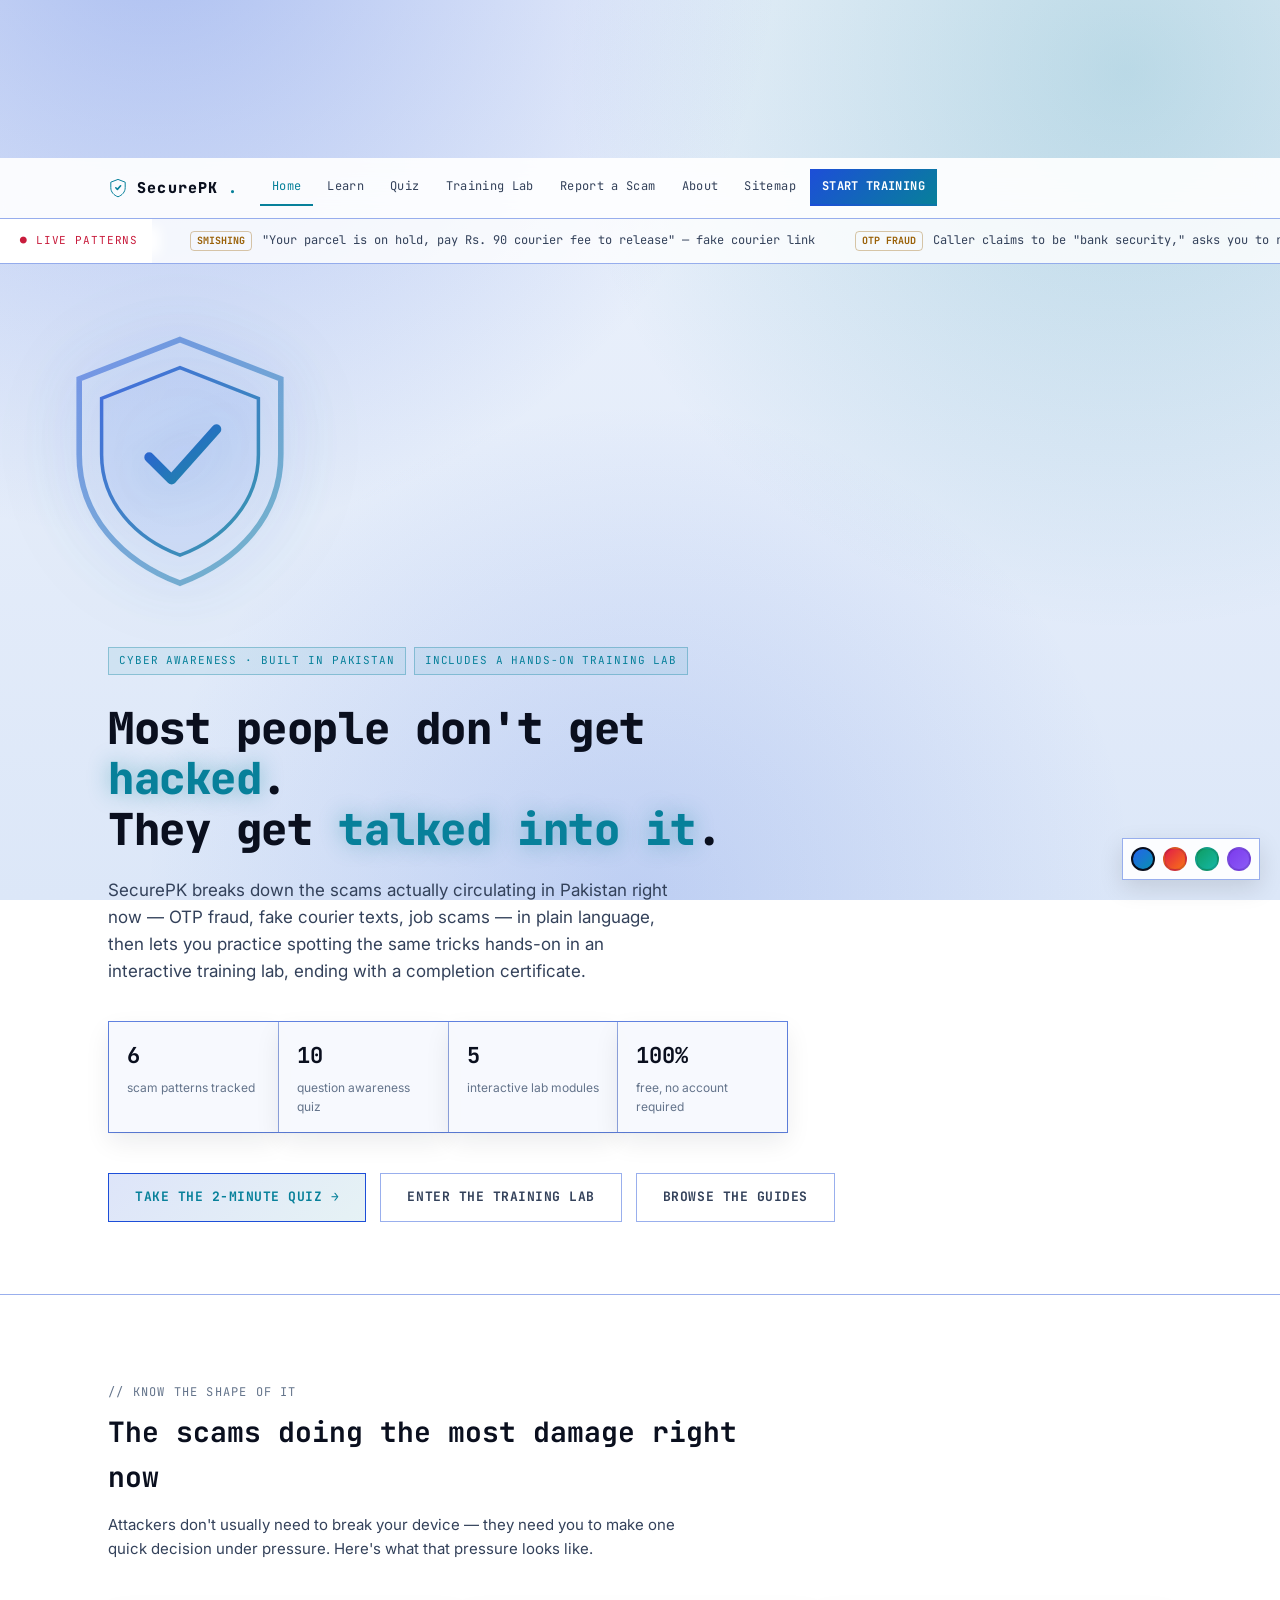
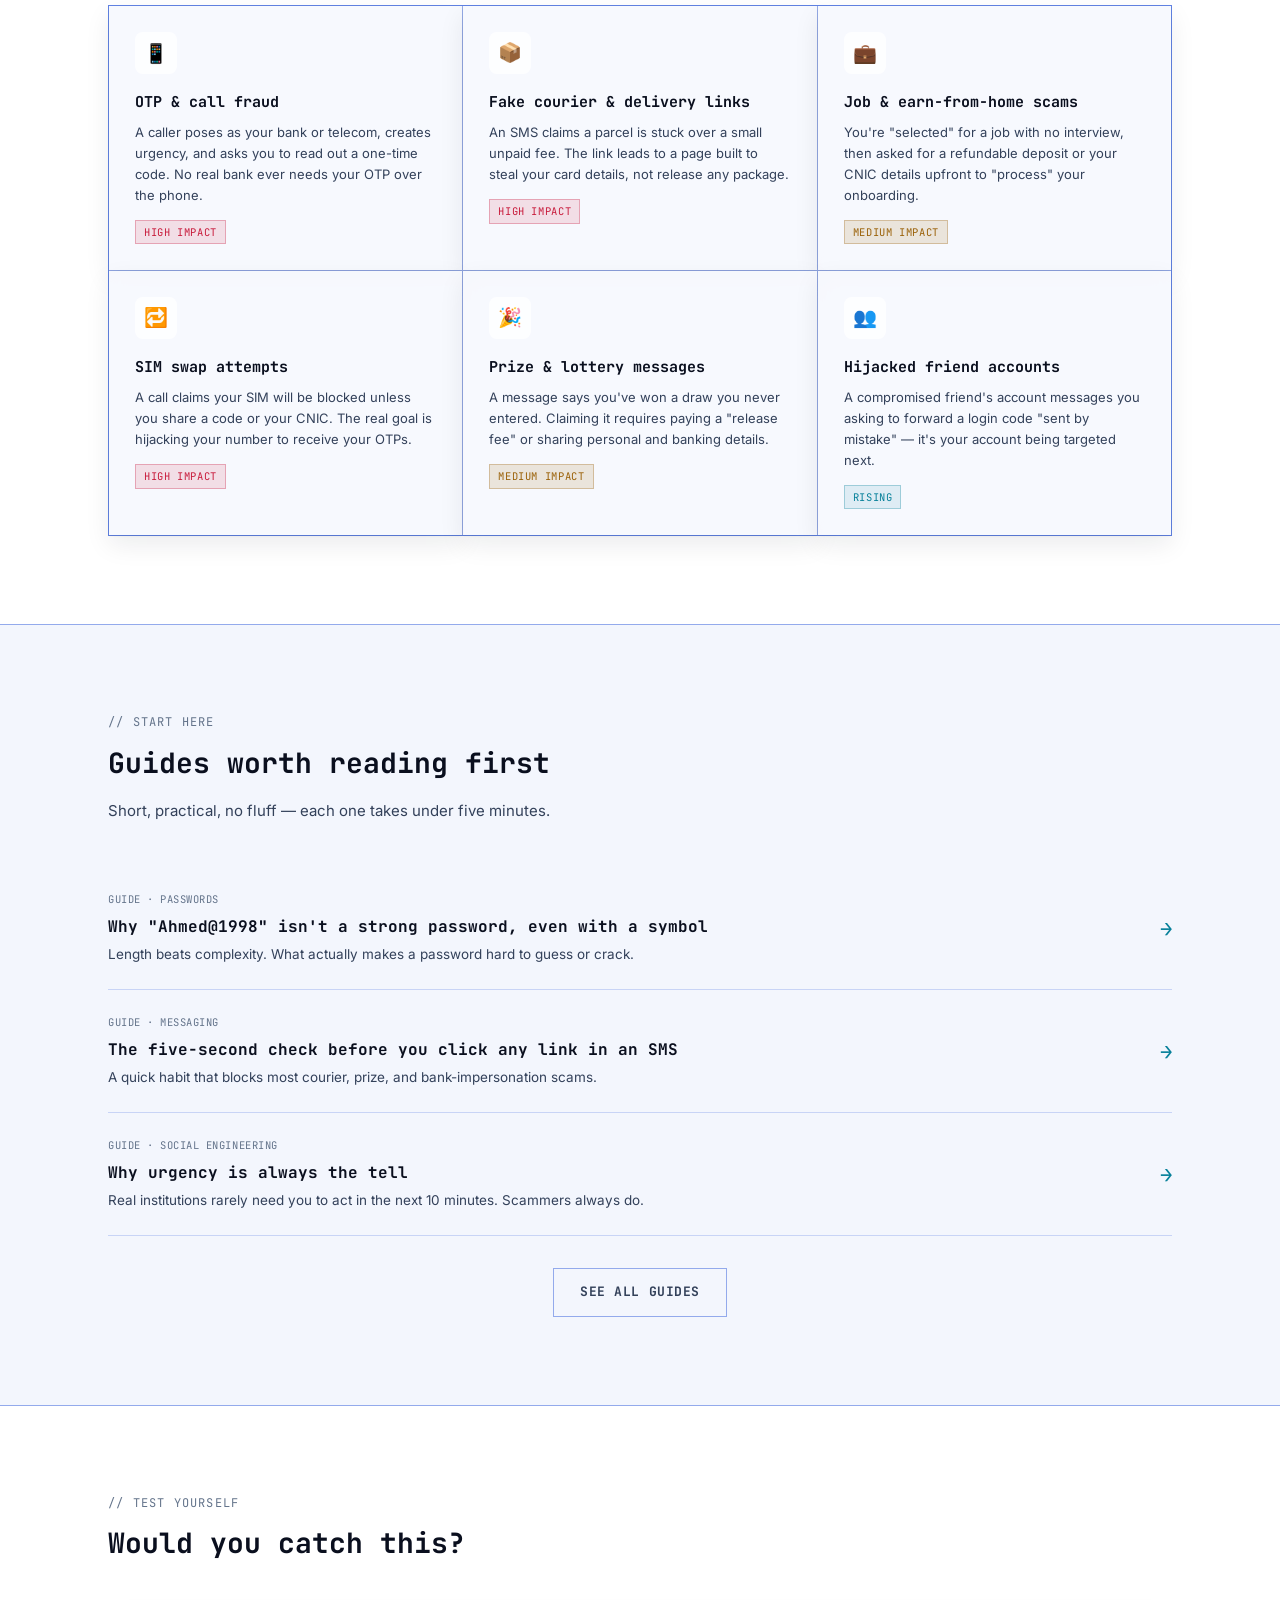
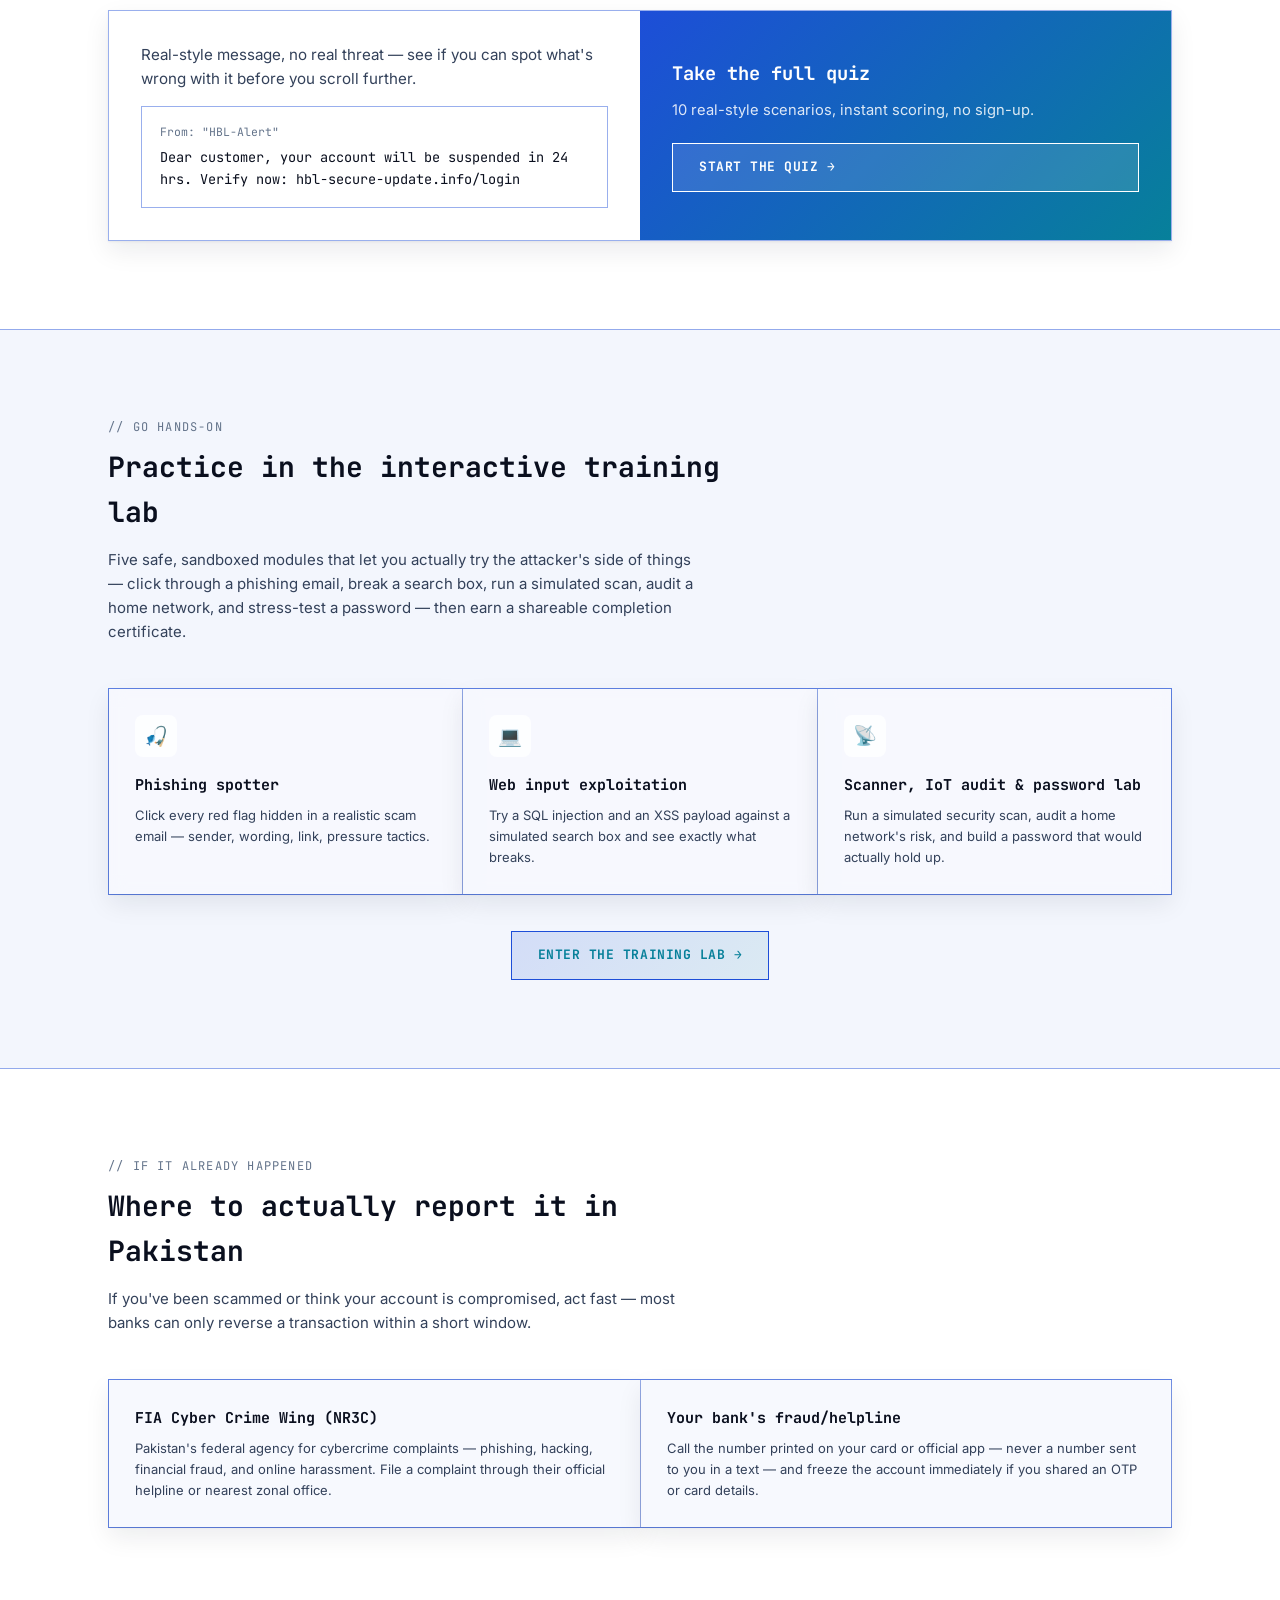
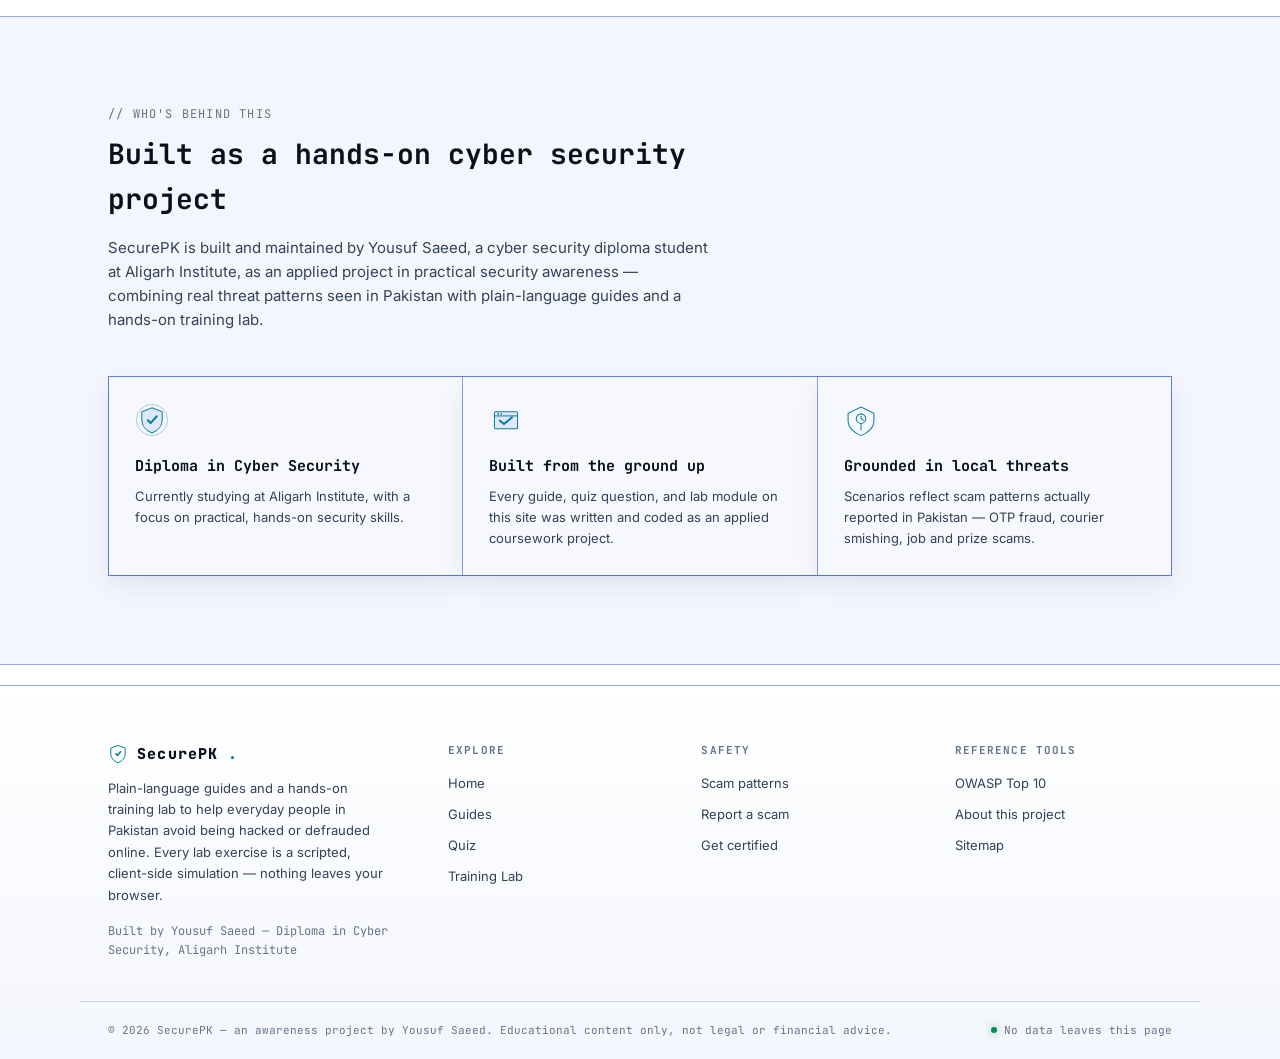
<file: index.html>
<!DOCTYPE html>
<html lang="en">
<head>
<meta charset="UTF-8">
<meta name="viewport" content="width=device-width, initial-scale=1.0">
<title>SecurePK — Cyber Security Awareness &amp; Training</title>
<meta name="description" content="Plain-language guides, a phishing quiz, real Pakistan-specific scam patterns, and a hands-on interactive training lab with a completion certificate.">
<link rel="icon" href="data:image/svg+xml,%3Csvg xmlns='http://www.w3.org/2000/svg' viewBox='0 0 200 200'%3E%3Cpath d='M100 14 L172 42 V96 C172 140 142 172 100 188 C58 172 28 140 28 96 V42 Z' fill='%23EEF3FC' stroke='%2307809A' stroke-width='10'/%3E%3Cpath d='M78 98 L94 114 L126 78' fill='none' stroke='%2307809A' stroke-width='16' stroke-linecap='round' stroke-linejoin='round'/%3E%3C/svg%3E">
<link rel="preconnect" href="https://fonts.googleapis.com">
<link rel="preconnect" href="https://fonts.gstatic.com" crossorigin>
<link href="https://fonts.googleapis.com/css2?family=JetBrains+Mono:wght@400;500;700;800&family=Inter:wght@400;500;600;700&family=Cormorant+Garamond:wght@500;600;700&display=swap" rel="stylesheet">
<link rel="stylesheet" href="style.css">
</head>
<body>
<canvas id="cyberBg" aria-hidden="true"></canvas>

<nav id="mainNav">
  <div class="nav-inner">
    <a class="nav-brand" href="index.html">
      <svg viewBox="0 0 200 200" xmlns="http://www.w3.org/2000/svg">
        <path d="M100 14 L172 42 V96 C172 140 142 172 100 188 C58 172 28 140 28 96 V42 Z" fill="none" stroke="var(--cyan)" stroke-width="10"/>
        <path d="M78 98 L94 114 L126 78" fill="none" stroke="var(--cyan)" stroke-width="16" stroke-linecap="round" stroke-linejoin="round"/>
      </svg>
      SecurePK<span class="dot">.</span>
    </a>
    <div class="nav-links" id="navLinks">
      <a href="index.html" class="active">Home</a>
      <a href="learn.html">Learn</a>
      <a href="quiz.html">Quiz</a>
      <a href="training.html">Training Lab</a>
      <a href="index.html#report">Report a Scam</a>
      <a href="index.html#about">About</a>
      <a href="sitemap.html">Sitemap</a>
      <a href="training.html" class="nav-cta">Start Training</a>
    </div>
    <button class="nav-toggle" id="navToggle" aria-label="Toggle menu">☰</button>
  </div>
</nav>

<button id="backToTop" onclick="window.scrollTo({top:0,behavior:'smooth'})" aria-label="Back to top" title="Back to top">↑</button>

<div id="themeSwitch">
  <span class="ts-label">Theme</span>
  <span class="ts-dot sky active" data-theme="sky" title="Sky Daylight"></span>
  <span class="ts-dot rose" data-theme="rose" title="Rose Quartz"></span>
  <span class="ts-dot sage" data-theme="sage" title="Sage Mint"></span>
  <span class="ts-dot lavender" data-theme="lavender" title="Lavender Bloom"></span>
</div>

<!-- Live-style scam feed ticker -->
<div class="feed" aria-label="Recently reported scam patterns">
  <div class="feed-track">
    <span class="feed-item"><span class="ftag">SMISHING</span> "Your parcel is on hold, pay Rs. 90 courier fee to release" — fake courier link</span>
    <span class="feed-item"><span class="ftag">OTP FRAUD</span> Caller claims to be "bank security," asks you to read your OTP aloud</span>
    <span class="feed-item"><span class="ftag">JOB SCAM</span> "Selected without interview" WhatsApp offer asking for a refundable deposit</span>
    <span class="feed-item"><span class="ftag">SIM SWAP</span> Unexpected "your SIM will be blocked" call demanding CNIC + code</span>
    <span class="feed-item"><span class="ftag">PRIZE SCAM</span> "You won a lucky draw" SMS from an unknown company you never entered</span>
    <span class="feed-item"><span class="ftag">ACCOUNT TAKEOVER</span> Facebook message from a "friend" asking to forward a login code</span>
    <span class="feed-item"><span class="ftag">SMISHING</span> "Your parcel is on hold, pay Rs. 90 courier fee to release" — fake courier link</span>
    <span class="feed-item"><span class="ftag">OTP FRAUD</span> Caller claims to be "bank security," asks you to read your OTP aloud</span>
    <span class="feed-item"><span class="ftag">JOB SCAM</span> "Selected without interview" WhatsApp offer asking for a refundable deposit</span>
    <span class="feed-item"><span class="ftag">SIM SWAP</span> Unexpected "your SIM will be blocked" call demanding CNIC + code</span>
    <span class="feed-item"><span class="ftag">PRIZE SCAM</span> "You won a lucky draw" SMS from an unknown company you never entered</span>
    <span class="feed-item"><span class="ftag">ACCOUNT TAKEOVER</span> Facebook message from a "friend" asking to forward a login code</span>
  </div>
</div>

<header class="hero" id="top">
  <svg class="hero-glow-icon" viewBox="0 0 200 200" xmlns="http://www.w3.org/2000/svg">
    <defs>
      <linearGradient id="shieldGrad" x1="0%" y1="0%" x2="100%" y2="100%">
        <stop offset="0%" style="stop-color:var(--blue)"/>
        <stop offset="100%" style="stop-color:var(--cyan)"/>
      </linearGradient>
    </defs>
    <path d="M100 14 L172 42 V96 C172 140 142 172 100 188 C58 172 28 140 28 96 V42 Z" fill="none" stroke="url(#shieldGrad)" stroke-width="4" opacity="0.55"/>
    <path d="M100 34 L156 56 V96 C156 130 132 156 100 168 C68 156 44 130 44 96 V56 Z" fill="rgba(var(--a1),0.06)" stroke="url(#shieldGrad)" stroke-width="2.5" opacity="0.85"/>
    <path d="M78 98 L94 114 L126 78" fill="none" stroke="url(#shieldGrad)" stroke-width="7" stroke-linecap="round" stroke-linejoin="round"/>
  </svg>
  <div class="wrap">
    <div class="tag-row">
      <span class="tag">Cyber Awareness · Built in Pakistan</span>
      <span class="tag">Includes a hands-on training lab</span>
    </div>
    <h1 class="title">Most people don't get <span>hacked</span>.<br>They get <span>talked into it</span>.</h1>
    <p class="lede">SecurePK breaks down the scams actually circulating in Pakistan right now — OTP fraud, fake courier texts, job scams — in plain language, then lets you practice spotting the same tricks hands-on in an interactive training lab, ending with a completion certificate.</p>
    <div class="hero-stats">
      <div class="hstat"><div class="n">6</div><div class="l">scam patterns tracked</div></div>
      <div class="hstat"><div class="n">10</div><div class="l">question awareness quiz</div></div>
      <div class="hstat"><div class="n">5</div><div class="l">interactive lab modules</div></div>
      <div class="hstat"><div class="n">100%</div><div class="l">free, no account required</div></div>
    </div>
    <div class="cta-row">
      <a href="quiz.html" class="btn">Take the 2-minute quiz →</a>
      <a href="training.html" class="btn btn-outline">Enter the training lab</a>
      <a href="learn.html" class="btn btn-outline">Browse the guides</a>
    </div>
  </div>
</header>

<section id="threats">
  <div class="wrap">
    <div class="section-head">
      <div class="case-num">// KNOW THE SHAPE OF IT</div>
      <h2 class="section-title">The scams doing the most damage right now</h2>
      <p class="section-desc">Attackers don't usually need to break your device — they need you to make one quick decision under pressure. Here's what that pressure looks like.</p>
    </div>
    <div class="grid-3">
      <div class="card">
        <div class="icon">📱</div>
        <h3>OTP &amp; call fraud</h3>
        <p>A caller poses as your bank or telecom, creates urgency, and asks you to read out a one-time code. No real bank ever needs your OTP over the phone.</p>
        <span class="severity sev-high">High impact</span>
      </div>
      <div class="card">
        <div class="icon">📦</div>
        <h3>Fake courier &amp; delivery links</h3>
        <p>An SMS claims a parcel is stuck over a small unpaid fee. The link leads to a page built to steal your card details, not release any package.</p>
        <span class="severity sev-high">High impact</span>
      </div>
      <div class="card">
        <div class="icon">💼</div>
        <h3>Job &amp; earn-from-home scams</h3>
        <p>You're "selected" for a job with no interview, then asked for a refundable deposit or your CNIC details upfront to "process" your onboarding.</p>
        <span class="severity sev-med">Medium impact</span>
      </div>
      <div class="card">
        <div class="icon">🔁</div>
        <h3>SIM swap attempts</h3>
        <p>A call claims your SIM will be blocked unless you share a code or your CNIC. The real goal is hijacking your number to receive your OTPs.</p>
        <span class="severity sev-high">High impact</span>
      </div>
      <div class="card">
        <div class="icon">🎉</div>
        <h3>Prize &amp; lottery messages</h3>
        <p>A message says you've won a draw you never entered. Claiming it requires paying a "release fee" or sharing personal and banking details.</p>
        <span class="severity sev-med">Medium impact</span>
      </div>
      <div class="card">
        <div class="icon">👥</div>
        <h3>Hijacked friend accounts</h3>
        <p>A compromised friend's account messages you asking to forward a login code "sent by mistake" — it's your account being targeted next.</p>
        <span class="severity sev-low">Rising</span>
      </div>
    </div>
  </div>
</section>

<section class="alt" id="learn">
  <div class="wrap">
    <div class="section-head">
      <div class="case-num">// START HERE</div>
      <h2 class="section-title">Guides worth reading first</h2>
      <p class="section-desc">Short, practical, no fluff — each one takes under five minutes.</p>
    </div>

    <a href="learn.html#passwords" class="guide-row">
      <div>
        <div class="guide-meta">Guide · Passwords</div>
        <h3>Why "Ahmed@1998" isn't a strong password, even with a symbol</h3>
        <p>Length beats complexity. What actually makes a password hard to guess or crack.</p>
      </div>
      <span class="guide-arrow">→</span>
    </a>
    <a href="learn.html#links" class="guide-row">
      <div>
        <div class="guide-meta">Guide · Messaging</div>
        <h3>The five-second check before you click any link in an SMS</h3>
        <p>A quick habit that blocks most courier, prize, and bank-impersonation scams.</p>
      </div>
      <span class="guide-arrow">→</span>
    </a>
    <a href="learn.html#urgency" class="guide-row">
      <div>
        <div class="guide-meta">Guide · Social engineering</div>
        <h3>Why urgency is always the tell</h3>
        <p>Real institutions rarely need you to act in the next 10 minutes. Scammers always do.</p>
      </div>
      <span class="guide-arrow">→</span>
    </a>
    <div style="text-align:center; margin-top:32px;">
      <a href="learn.html" class="btn btn-outline">See all guides</a>
    </div>
  </div>
</section>

<section id="quiz-teaser">
  <div class="wrap">
    <div class="section-head">
      <div class="case-num">// TEST YOURSELF</div>
      <h2 class="section-title">Would you catch this?</h2>
    </div>
    <div class="quiz-teaser">
      <div class="msg-side">
        <p>Real-style message, no real threat — see if you can spot what's wrong with it before you scroll further.</p>
        <div class="fake-sms">
          <div class="from">From: "HBL-Alert"</div>
          Dear customer, your account will be suspended in 24 hrs. Verify now: hbl-secure-update.info/login
        </div>
      </div>
      <div class="cta-side">
        <h3>Take the full quiz</h3>
        <p>10 real-style scenarios, instant scoring, no sign-up.</p>
        <a href="quiz.html" class="btn">Start the quiz →</a>
      </div>
    </div>
  </div>
</section>

<section class="alt" id="lab-teaser">
  <div class="wrap">
    <div class="section-head">
      <div class="case-num">// GO HANDS-ON</div>
      <h2 class="section-title">Practice in the interactive training lab</h2>
      <p class="section-desc">Five safe, sandboxed modules that let you actually try the attacker's side of things — click through a phishing email, break a search box, run a simulated scan, audit a home network, and stress-test a password — then earn a shareable completion certificate.</p>
    </div>
    <div class="grid-3">
      <div class="card">
        <div class="icon">🎣</div>
        <h3>Phishing spotter</h3>
        <p>Click every red flag hidden in a realistic scam email — sender, wording, link, pressure tactics.</p>
      </div>
      <div class="card">
        <div class="icon">💻</div>
        <h3>Web input exploitation</h3>
        <p>Try a SQL injection and an XSS payload against a simulated search box and see exactly what breaks.</p>
      </div>
      <div class="card">
        <div class="icon">📡</div>
        <h3>Scanner, IoT audit &amp; password lab</h3>
        <p>Run a simulated security scan, audit a home network's risk, and build a password that would actually hold up.</p>
      </div>
    </div>
    <div style="text-align:center; margin-top:36px;">
      <a href="training.html" class="btn">Enter the training lab →</a>
    </div>
  </div>
</section>

<section id="report">
  <div class="wrap">
    <div class="section-head">
      <div class="case-num">// IF IT ALREADY HAPPENED</div>
      <h2 class="section-title">Where to actually report it in Pakistan</h2>
      <p class="section-desc">If you've been scammed or think your account is compromised, act fast — most banks can only reverse a transaction within a short window.</p>
    </div>
    <div class="grid-2">
      <div class="card">
        <h3>FIA Cyber Crime Wing (NR3C)</h3>
        <p>Pakistan's federal agency for cybercrime complaints — phishing, hacking, financial fraud, and online harassment. File a complaint through their official helpline or nearest zonal office.</p>
      </div>
      <div class="card">
        <h3>Your bank's fraud/helpline</h3>
        <p>Call the number printed on your card or official app — never a number sent to you in a text — and freeze the account immediately if you shared an OTP or card details.</p>
      </div>
    </div>
  </div>
</section>

<section class="alt" id="about">
  <div class="wrap">
    <div class="section-head">
      <div class="case-num">// WHO'S BEHIND THIS</div>
      <h2 class="section-title">Built as a hands-on cyber security project</h2>
      <p class="section-desc">SecurePK is built and maintained by Yousuf Saeed, a cyber security diploma student at Aligarh Institute, as an applied project in practical security awareness — combining real threat patterns seen in Pakistan with plain-language guides and a hands-on training lab.</p>
    </div>
    <div class="grid-3" style="margin-top:8px;">
      <div class="card">
        <svg width="34" height="34" viewBox="0 0 100 100" style="margin-bottom:10px;">
          <circle cx="50" cy="50" r="46" fill="none" stroke="var(--cyan)" stroke-width="2" opacity="0.5"/>
          <path d="M50 14 L80 26 V50 C80 68 67 82 50 88 C33 82 20 68 20 50 V26 Z" fill="rgba(var(--a1),0.10)" stroke="var(--cyan)" stroke-width="3"/>
          <path d="M38 51 L46 59 L64 39" fill="none" stroke="var(--cyan)" stroke-width="6" stroke-linecap="round" stroke-linejoin="round"/>
        </svg>
        <h3>Diploma in Cyber Security</h3>
        <p>Currently studying at Aligarh Institute, with a focus on practical, hands-on security skills.</p>
      </div>
      <div class="card">
        <svg width="34" height="34" viewBox="0 0 100 100" style="margin-bottom:10px;">
          <rect x="16" y="26" width="68" height="50" rx="4" fill="rgba(var(--a1),0.10)" stroke="var(--cyan)" stroke-width="3"/>
          <path d="M16 38 H84" stroke="var(--cyan)" stroke-width="3"/>
          <circle cx="27" cy="32" r="2.5" fill="var(--cyan)"/>
          <circle cx="36" cy="32" r="2.5" fill="var(--cyan)"/>
          <path d="M32 52 L44 62 L68 42" fill="none" stroke="var(--cyan)" stroke-width="6" stroke-linecap="round" stroke-linejoin="round"/>
        </svg>
        <h3>Built from the ground up</h3>
        <p>Every guide, quiz question, and lab module on this site was written and coded as an applied coursework project.</p>
      </div>
      <div class="card">
        <svg width="34" height="34" viewBox="0 0 100 100" style="margin-bottom:10px;">
          <path d="M50 12 L88 30 V52 C88 72 71 88 50 96 C29 88 12 72 12 52 V30 Z" fill="none" stroke="var(--cyan)" stroke-width="3"/>
          <circle cx="50" cy="46" r="14" fill="none" stroke="var(--cyan)" stroke-width="3"/>
          <path d="M50 60 V80" stroke="var(--cyan)" stroke-width="3"/>
          <path d="M50 46 L50 38 M50 46 L57 51" stroke="var(--cyan)" stroke-width="3" stroke-linecap="round"/>
        </svg>
        <h3>Grounded in local threats</h3>
        <p>Scenarios reflect scam patterns actually reported in Pakistan — OTP fraud, courier smishing, job and prize scams.</p>
      </div>
    </div>
  </div>
</section>

<footer class="site-footer">
  <div class="footer-grid">
    <div>
      <div class="footer-brand">
        <svg viewBox="0 0 200 200" xmlns="http://www.w3.org/2000/svg">
          <path d="M100 14 L172 42 V96 C172 140 142 172 100 188 C58 172 28 140 28 96 V42 Z" fill="none" stroke="var(--cyan)" stroke-width="10"/>
          <path d="M78 98 L94 114 L126 78" fill="none" stroke="var(--cyan)" stroke-width="16" stroke-linecap="round" stroke-linejoin="round"/>
        </svg>
        SecurePK<span class="dot" style="color:var(--cyan);">.</span>
      </div>
      <p class="footer-desc">Plain-language guides and a hands-on training lab to help everyday people in Pakistan avoid being hacked or defrauded online. Every lab exercise is a scripted, client-side simulation — nothing leaves your browser.</p>
      <p class="footer-credit">Built by Yousuf Saeed — Diploma in Cyber Security, Aligarh Institute</p>
    </div>
    <div class="footer-col">
      <h4>Explore</h4>
      <a href="index.html">Home</a>
      <a href="learn.html">Guides</a>
      <a href="quiz.html">Quiz</a>
      <a href="training.html">Training Lab</a>
    </div>
    <div class="footer-col">
      <h4>Safety</h4>
      <a href="index.html#threats">Scam patterns</a>
      <a href="index.html#report">Report a scam</a>
      <a href="training.html#summary">Get certified</a>
    </div>
    <div class="footer-col">
      <h4>Reference tools</h4>
      <a href="https://owasp.org/www-project-top-ten/" target="_blank" rel="noopener">OWASP Top 10</a>
      <a href="index.html#about">About this project</a>
      <a href="sitemap.html">Sitemap</a>
    </div>
  </div>
  <div class="footer-bottom">
    <span class="footer-bottom-text">© 2026 SecurePK — an awareness project by Yousuf Saeed. Educational content only, not legal or financial advice.</span>
    <span class="footer-status"><span class="dot-ring"></span>No data leaves this page</span>
  </div>
</footer>

<script src="script.js"></script>
</body>
</html>
</file>
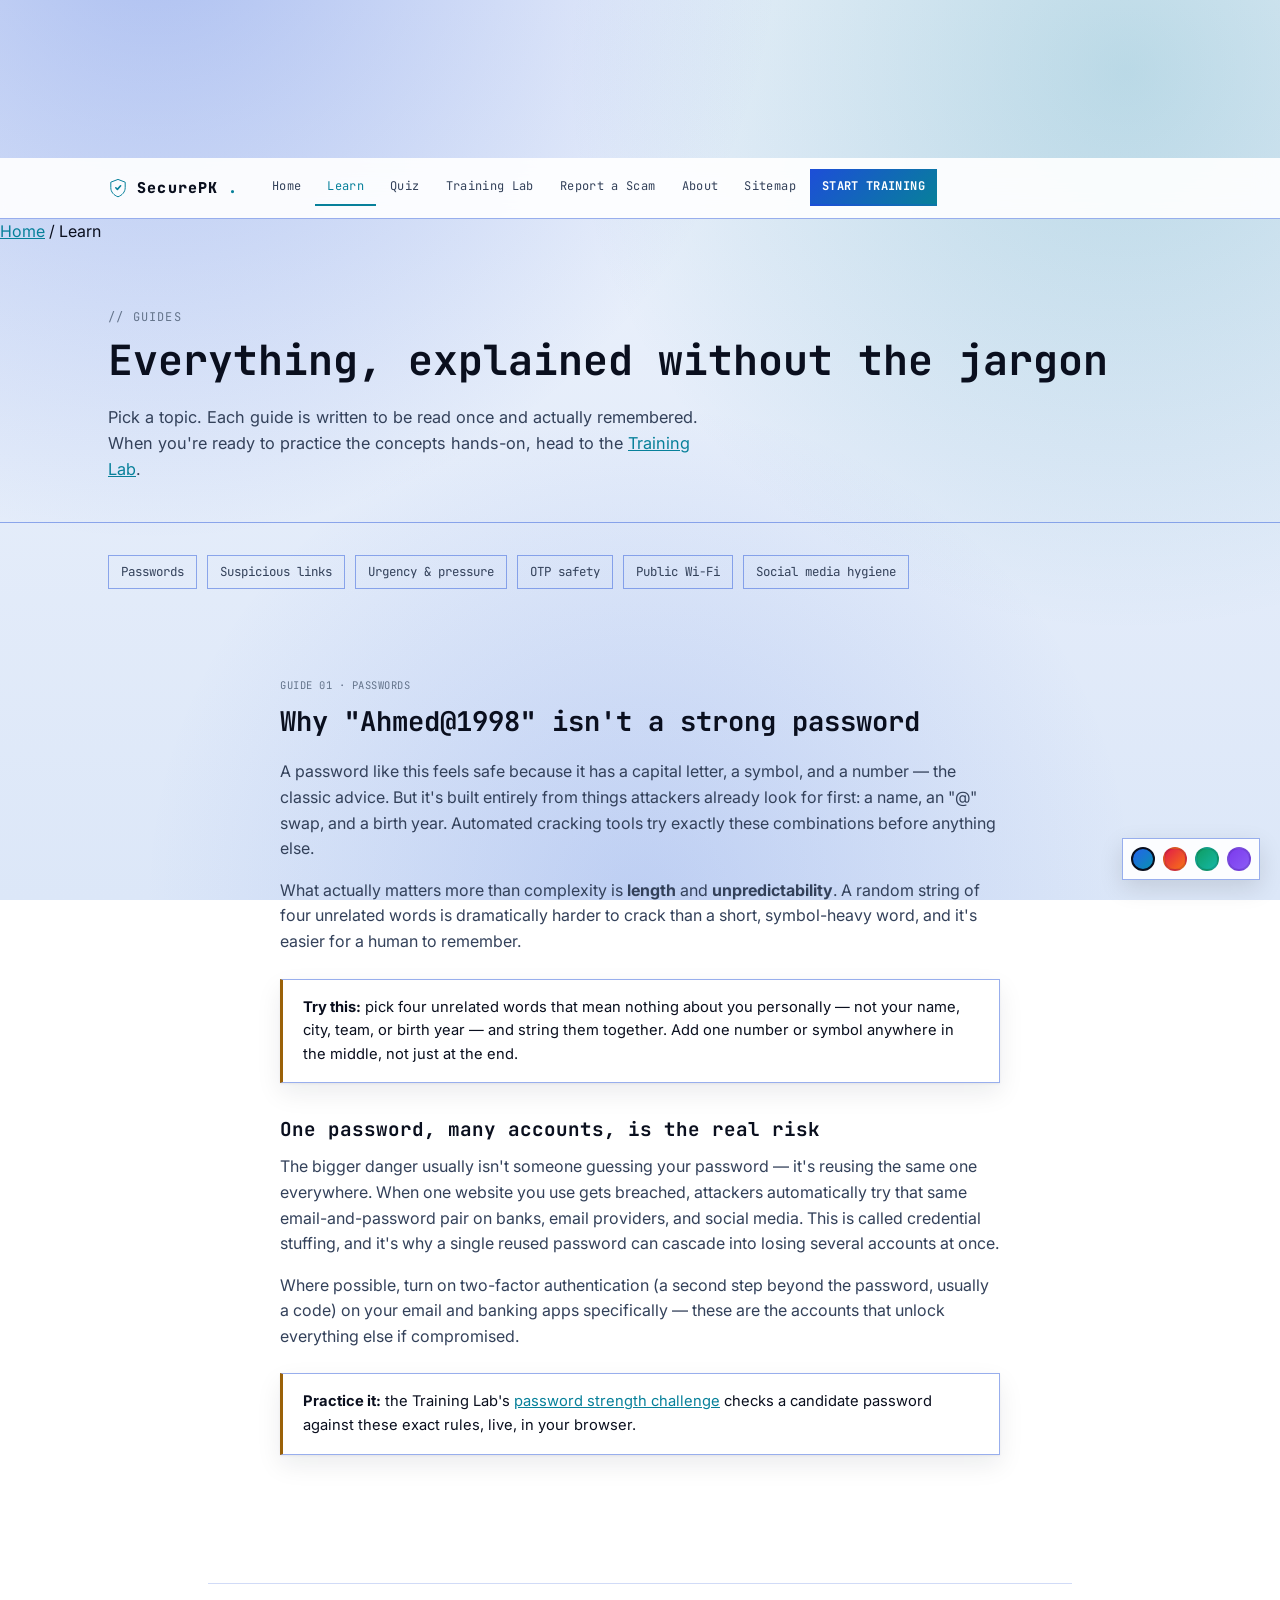
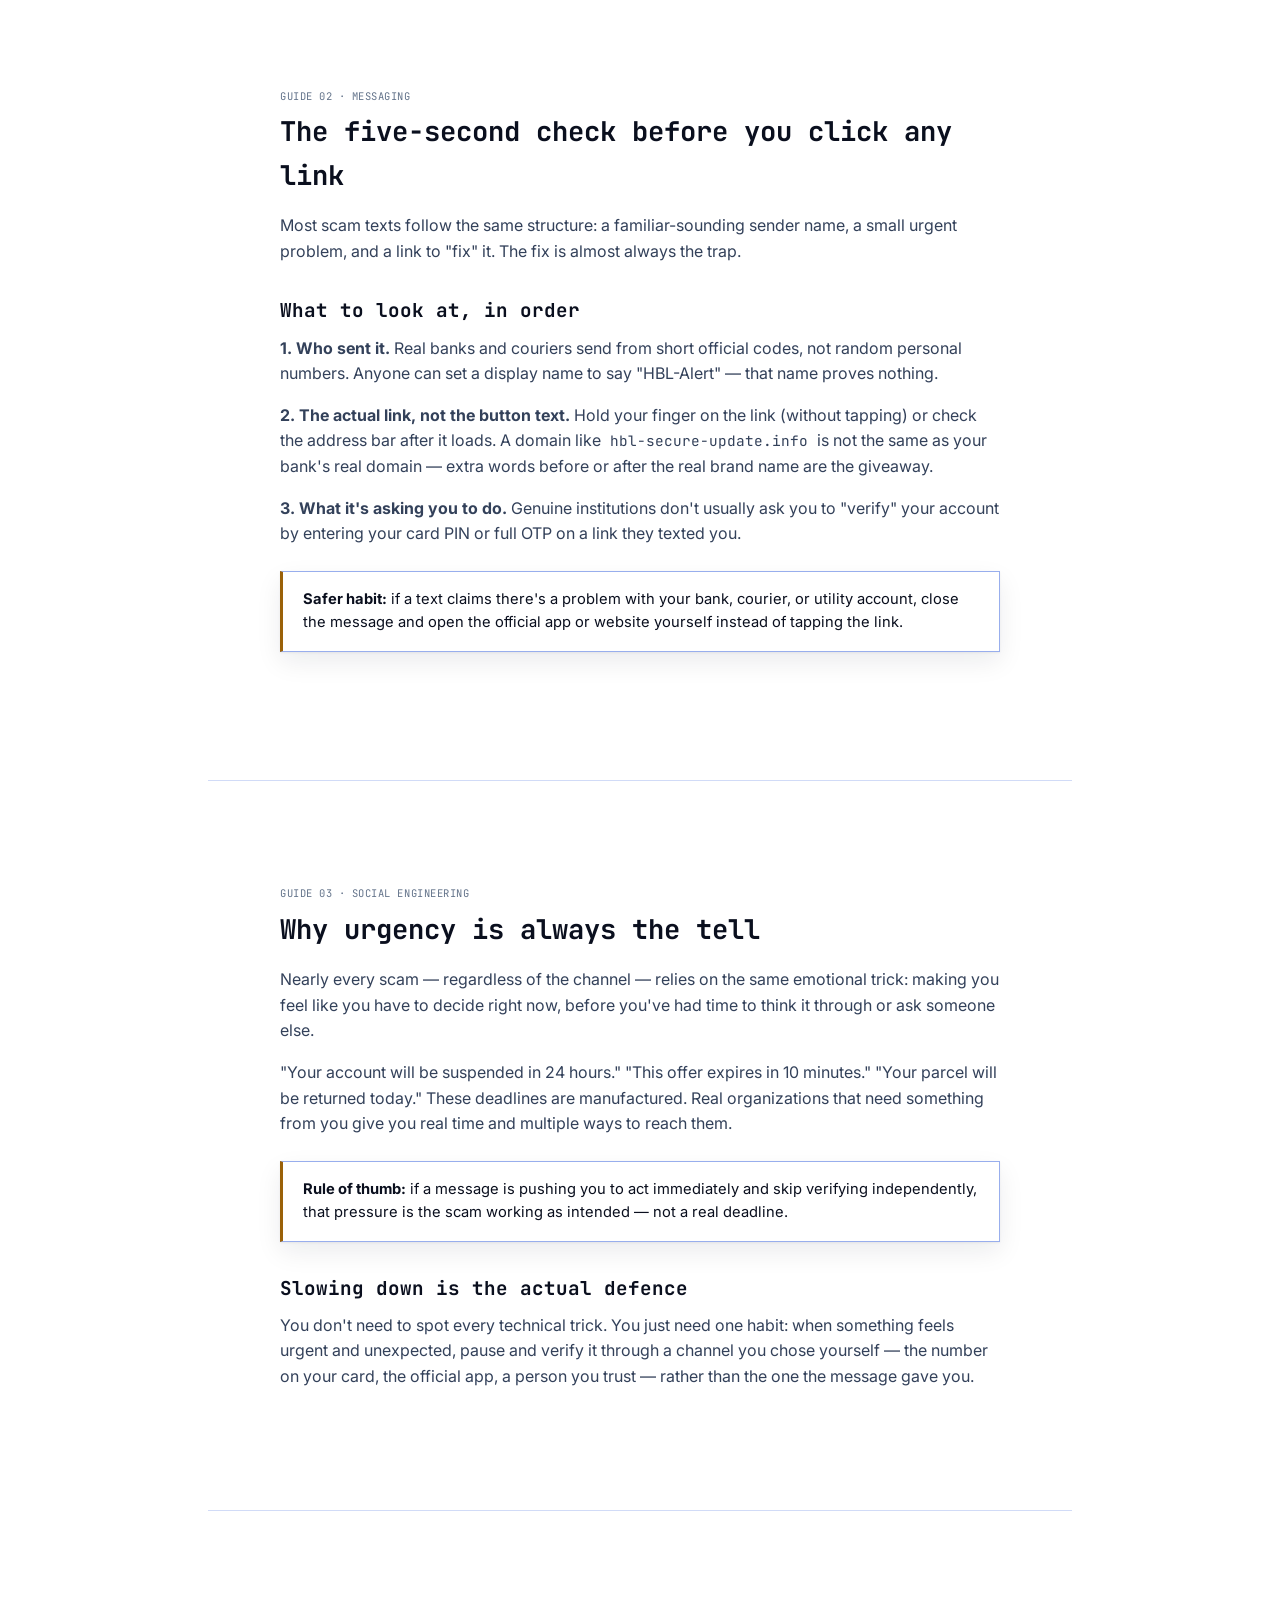
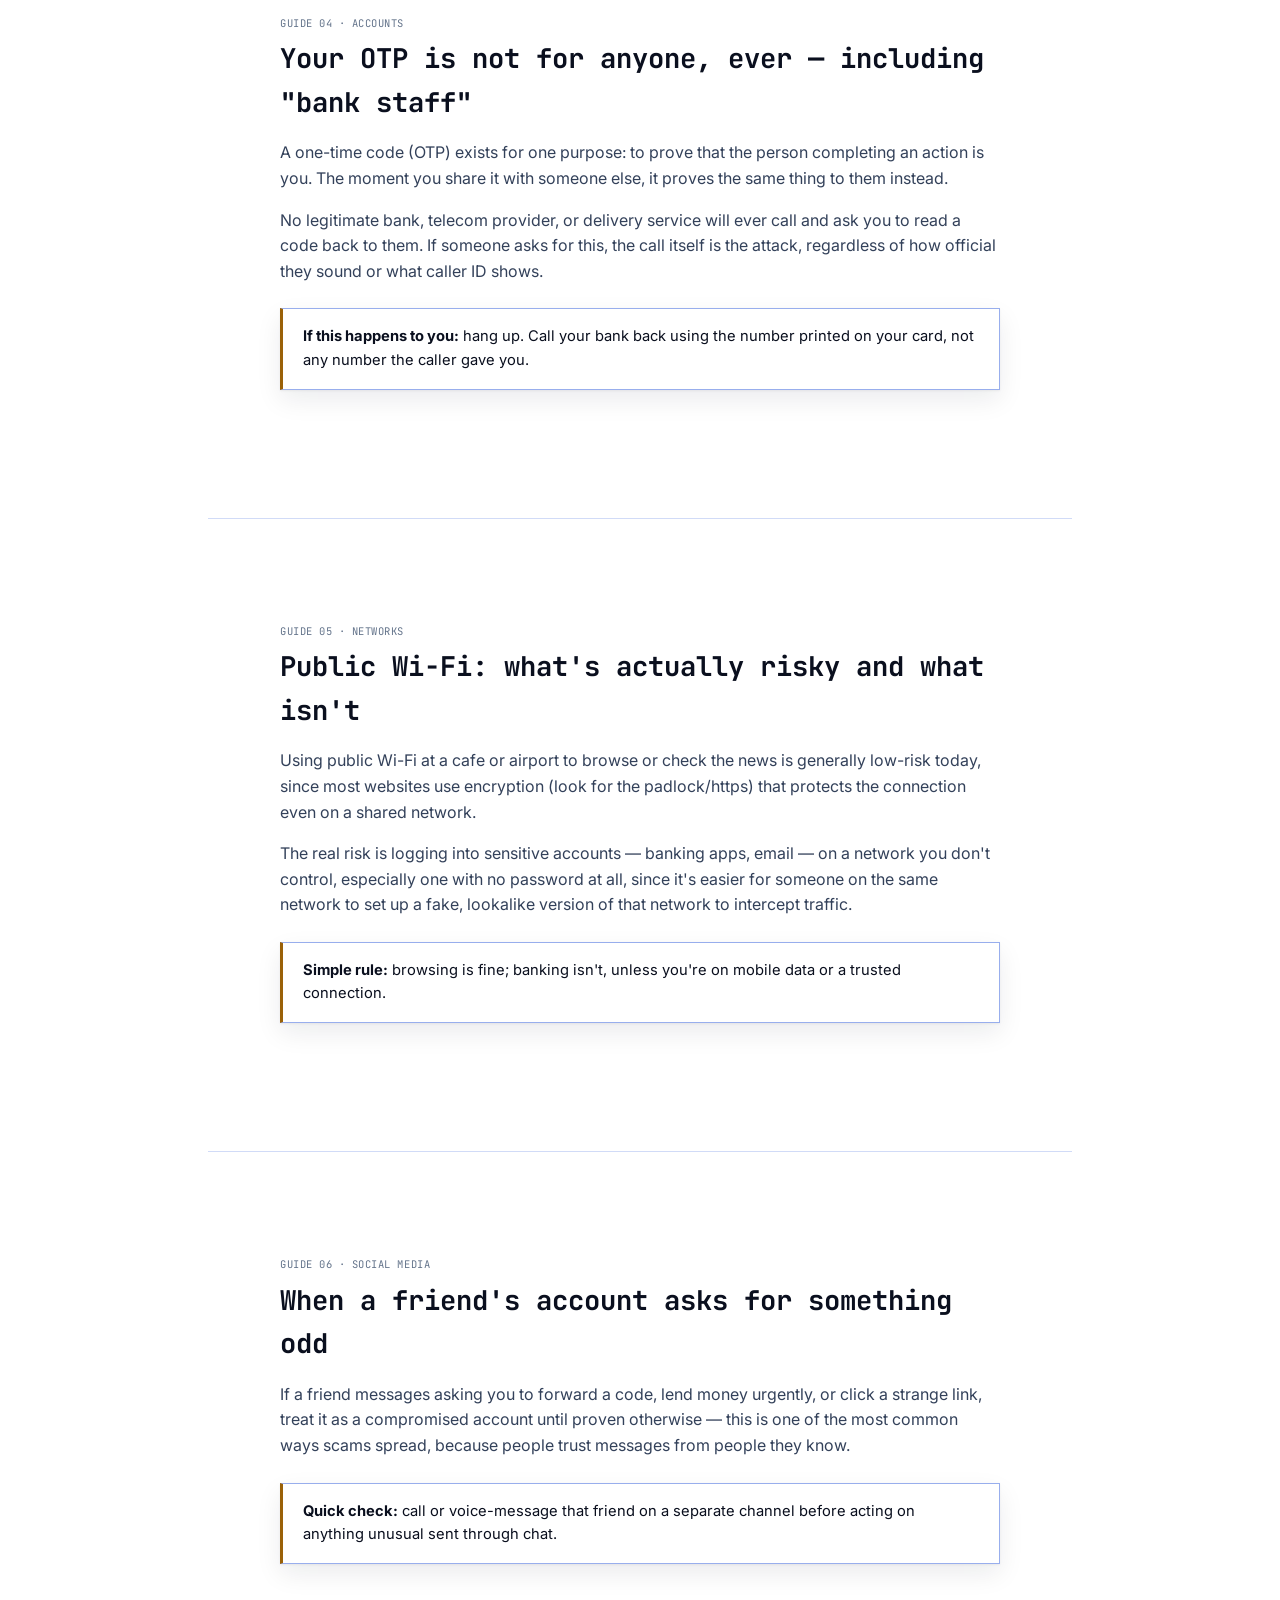
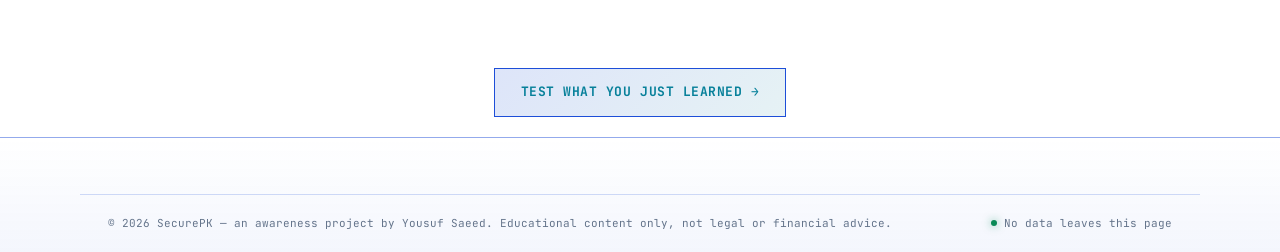
<file: learn.html>
<!DOCTYPE html>
<html lang="en">
<head>
<meta charset="UTF-8">
<meta name="viewport" content="width=device-width, initial-scale=1.0">
<title>Learn — SecurePK</title>
<meta name="description" content="Plain-language cybersecurity guides for everyday internet users in Pakistan.">
<link rel="preconnect" href="https://fonts.googleapis.com">
<link rel="preconnect" href="https://fonts.gstatic.com" crossorigin>
<link href="https://fonts.googleapis.com/css2?family=JetBrains+Mono:wght@400;500;700;800&family=Inter:wght@400;500;600;700&family=Cormorant+Garamond:wght@500;600;700&display=swap" rel="stylesheet">
<link rel="stylesheet" href="style.css">
</head>
<body>
<canvas id="cyberBg" aria-hidden="true"></canvas>

<nav id="mainNav">
  <div class="nav-inner">
    <a class="nav-brand" href="index.html">
      <svg viewBox="0 0 200 200" xmlns="http://www.w3.org/2000/svg">
        <path d="M100 14 L172 42 V96 C172 140 142 172 100 188 C58 172 28 140 28 96 V42 Z" fill="none" stroke="var(--cyan)" stroke-width="10"/>
        <path d="M78 98 L94 114 L126 78" fill="none" stroke="var(--cyan)" stroke-width="16" stroke-linecap="round" stroke-linejoin="round"/>
      </svg>
      SecurePK<span class="dot">.</span>
    </a>
    <div class="nav-links" id="navLinks">
      <a href="index.html">Home</a>
      <a href="learn.html" class="active">Learn</a>
      <a href="quiz.html">Quiz</a>
      <a href="training.html">Training Lab</a>
      <a href="index.html#report">Report a Scam</a>
      <a href="index.html#about">About</a>
      <a href="sitemap.html">Sitemap</a>
      <a href="training.html" class="nav-cta">Start Training</a>
    </div>
    <button class="nav-toggle" id="navToggle" aria-label="Toggle menu">☰</button>
  </div>
</nav>

<button id="backToTop" onclick="window.scrollTo({top:0,behavior:'smooth'})" aria-label="Back to top" title="Back to top">↑</button>

<div id="themeSwitch">
  <span class="ts-label">Theme</span>
  <span class="ts-dot sky active" data-theme="sky" title="Sky Daylight"></span>
  <span class="ts-dot rose" data-theme="rose" title="Rose Quartz"></span>
  <span class="ts-dot sage" data-theme="sage" title="Sage Mint"></span>
  <span class="ts-dot lavender" data-theme="lavender" title="Lavender Bloom"></span>
</div>

<div class="breadcrumb-bar">
  <div class="breadcrumb">
    <a href="index.html">Home</a>
    <span class="bc-sep">/</span>
    <span class="bc-current">Learn</span>
  </div>
</div>

<div class="page-header">
  <div class="wrap">
    <div class="case-num">// GUIDES</div>
    <h1>Everything, explained without the jargon</h1>
    <p>Pick a topic. Each guide is written to be read once and actually remembered. When you're ready to practice the concepts hands-on, head to the <a href="training.html">Training Lab</a>.</p>
  </div>
</div>

<div class="wrap">
  <div class="toc">
    <a href="#passwords">Passwords</a>
    <a href="#links">Suspicious links</a>
    <a href="#urgency">Urgency &amp; pressure</a>
    <a href="#otp">OTP safety</a>
    <a href="#wifi">Public Wi-Fi</a>
    <a href="#social">Social media hygiene</a>
  </div>
</div>

<article class="wrap-narrow">
  <div class="article" id="passwords">
    <div class="guide-meta">Guide 01 · Passwords</div>
    <h1>Why "Ahmed@1998" isn't a strong password</h1>
    <p>A password like this feels safe because it has a capital letter, a symbol, and a number — the classic advice. But it's built entirely from things attackers already look for first: a name, an "@" swap, and a birth year. Automated cracking tools try exactly these combinations before anything else.</p>
    <p>What actually matters more than complexity is <strong>length</strong> and <strong>unpredictability</strong>. A random string of four unrelated words is dramatically harder to crack than a short, symbol-heavy word, and it's easier for a human to remember.</p>
    <div class="tip"><strong>Try this:</strong> pick four unrelated words that mean nothing about you personally — not your name, city, team, or birth year — and string them together. Add one number or symbol anywhere in the middle, not just at the end.</div>
    <h2>One password, many accounts, is the real risk</h2>
    <p>The bigger danger usually isn't someone guessing your password — it's reusing the same one everywhere. When one website you use gets breached, attackers automatically try that same email-and-password pair on banks, email providers, and social media. This is called credential stuffing, and it's why a single reused password can cascade into losing several accounts at once.</p>
    <p>Where possible, turn on two-factor authentication (a second step beyond the password, usually a code) on your email and banking apps specifically — these are the accounts that unlock everything else if compromised.</p>
    <div class="tip"><strong>Practice it:</strong> the Training Lab's <a href="training.html#case_password">password strength challenge</a> checks a candidate password against these exact rules, live, in your browser.</div>
  </div>

  <hr class="div">

  <div class="article" id="links">
    <div class="guide-meta">Guide 02 · Messaging</div>
    <h1>The five-second check before you click any link</h1>
    <p>Most scam texts follow the same structure: a familiar-sounding sender name, a small urgent problem, and a link to "fix" it. The fix is almost always the trap.</p>
    <h2>What to look at, in order</h2>
    <p><strong>1. Who sent it.</strong> Real banks and couriers send from short official codes, not random personal numbers. Anyone can set a display name to say "HBL-Alert" — that name proves nothing.</p>
    <p><strong>2. The actual link, not the button text.</strong> Hold your finger on the link (without tapping) or check the address bar after it loads. A domain like <span class="mono-inline">hbl-secure-update.info</span> is not the same as your bank's real domain — extra words before or after the real brand name are the giveaway.</p>
    <p><strong>3. What it's asking you to do.</strong> Genuine institutions don't usually ask you to "verify" your account by entering your card PIN or full OTP on a link they texted you.</p>
    <div class="tip"><strong>Safer habit:</strong> if a text claims there's a problem with your bank, courier, or utility account, close the message and open the official app or website yourself instead of tapping the link.</div>
  </div>

  <hr class="div">

  <div class="article" id="urgency">
    <div class="guide-meta">Guide 03 · Social engineering</div>
    <h1>Why urgency is always the tell</h1>
    <p>Nearly every scam — regardless of the channel — relies on the same emotional trick: making you feel like you have to decide right now, before you've had time to think it through or ask someone else.</p>
    <p>"Your account will be suspended in 24 hours." "This offer expires in 10 minutes." "Your parcel will be returned today." These deadlines are manufactured. Real organizations that need something from you give you real time and multiple ways to reach them.</p>
    <div class="tip"><strong>Rule of thumb:</strong> if a message is pushing you to act immediately and skip verifying independently, that pressure is the scam working as intended — not a real deadline.</div>
    <h2>Slowing down is the actual defence</h2>
    <p>You don't need to spot every technical trick. You just need one habit: when something feels urgent and unexpected, pause and verify it through a channel you chose yourself — the number on your card, the official app, a person you trust — rather than the one the message gave you.</p>
  </div>

  <hr class="div">

  <div class="article" id="otp">
    <div class="guide-meta">Guide 04 · Accounts</div>
    <h1>Your OTP is not for anyone, ever — including "bank staff"</h1>
    <p>A one-time code (OTP) exists for one purpose: to prove that the person completing an action is you. The moment you share it with someone else, it proves the same thing to them instead.</p>
    <p>No legitimate bank, telecom provider, or delivery service will ever call and ask you to read a code back to them. If someone asks for this, the call itself is the attack, regardless of how official they sound or what caller ID shows.</p>
    <div class="tip"><strong>If this happens to you:</strong> hang up. Call your bank back using the number printed on your card, not any number the caller gave you.</div>
  </div>

  <hr class="div">

  <div class="article" id="wifi">
    <div class="guide-meta">Guide 05 · Networks</div>
    <h1>Public Wi-Fi: what's actually risky and what isn't</h1>
    <p>Using public Wi-Fi at a cafe or airport to browse or check the news is generally low-risk today, since most websites use encryption (look for the padlock/https) that protects the connection even on a shared network.</p>
    <p>The real risk is logging into sensitive accounts — banking apps, email — on a network you don't control, especially one with no password at all, since it's easier for someone on the same network to set up a fake, lookalike version of that network to intercept traffic.</p>
    <div class="tip"><strong>Simple rule:</strong> browsing is fine; banking isn't, unless you're on mobile data or a trusted connection.</div>
  </div>

  <hr class="div">

  <div class="article" id="social">
    <div class="guide-meta">Guide 06 · Social media</div>
    <h1>When a friend's account asks for something odd</h1>
    <p>If a friend messages asking you to forward a code, lend money urgently, or click a strange link, treat it as a compromised account until proven otherwise — this is one of the most common ways scams spread, because people trust messages from people they know.</p>
    <div class="tip"><strong>Quick check:</strong> call or voice-message that friend on a separate channel before acting on anything unusual sent through chat.</div>
  </div>

  <div style="text-align:center; margin-top:24px;">
    <a href="quiz.html" class="btn">Test what you just learned →</a>
  </div>
</article>

<footer class="site-footer">
  <div class="footer-bottom" style="max-width:1120px; margin:0 auto;">
    <span class="footer-bottom-text">© 2026 SecurePK — an awareness project by Yousuf Saeed. Educational content only, not legal or financial advice.</span>
    <span class="footer-status"><span class="dot-ring"></span>No data leaves this page</span>
  </div>
</footer>

<script src="script.js"></script>
</body>
</html>
</file>
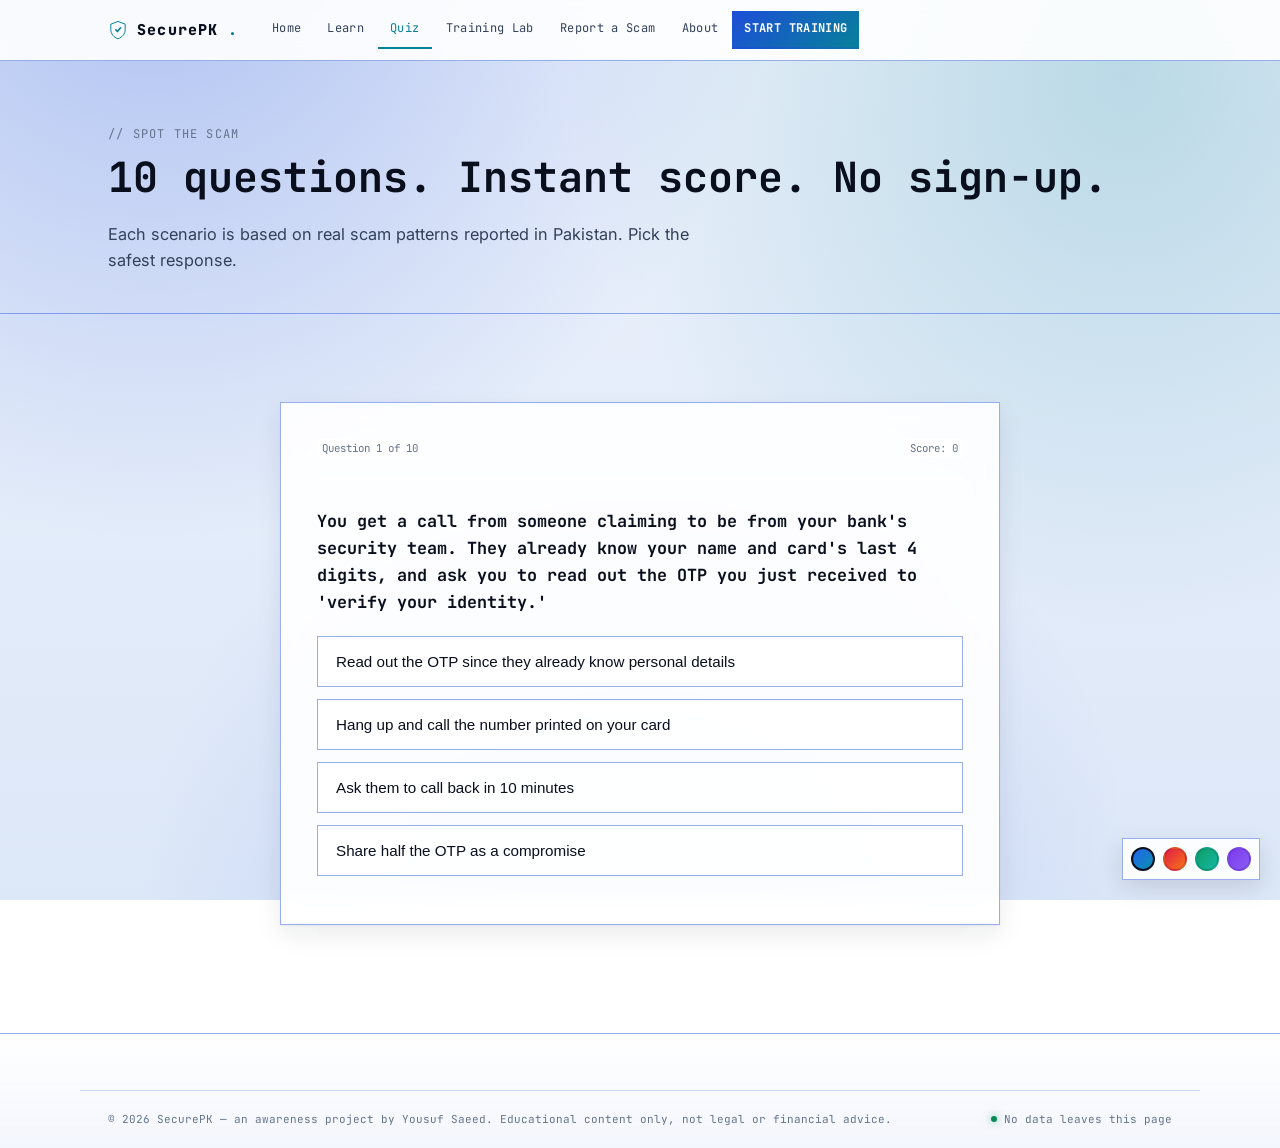
<file: quiz.html>
<!DOCTYPE html>
<html lang="en">
<head>
<meta charset="UTF-8">
<meta name="viewport" content="width=device-width, initial-scale=1.0">
<title>Quiz — SecurePK</title>
<meta name="description" content="A 10-question interactive quiz testing your ability to spot scams and phishing attempts common in Pakistan.">
<link rel="preconnect" href="https://fonts.googleapis.com">
<link rel="preconnect" href="https://fonts.gstatic.com" crossorigin>
<link href="https://fonts.googleapis.com/css2?family=JetBrains+Mono:wght@400;500;700;800&family=Inter:wght@400;500;600;700&family=Cormorant+Garamond:wght@500;600;700&display=swap" rel="stylesheet">
<link rel="stylesheet" href="style.css">
<style>
  @media print{
    .page-header, .toc, #quiz-card, .verify-box, .cert-intro, .name-row{display:none !important;}
  }
</style>
</head>
<body>

<nav id="mainNav">
  <div class="nav-inner">
    <a class="nav-brand" href="index.html">
      <svg viewBox="0 0 200 200" xmlns="http://www.w3.org/2000/svg">
        <path d="M100 14 L172 42 V96 C172 140 142 172 100 188 C58 172 28 140 28 96 V42 Z" fill="none" stroke="var(--cyan)" stroke-width="10"/>
        <path d="M78 98 L94 114 L126 78" fill="none" stroke="var(--cyan)" stroke-width="16" stroke-linecap="round" stroke-linejoin="round"/>
      </svg>
      SecurePK<span class="dot">.</span>
    </a>
    <div class="nav-links" id="navLinks">
      <a href="index.html">Home</a>
      <a href="learn.html">Learn</a>
      <a href="quiz.html" class="active">Quiz</a>
      <a href="training.html">Training Lab</a>
      <a href="index.html#report">Report a Scam</a>
      <a href="index.html#about">About</a>
      <a href="training.html" class="nav-cta">Start Training</a>
    </div>
    <button class="nav-toggle" id="navToggle" aria-label="Toggle menu">☰</button>
  </div>
</nav>

<button id="backToTop" onclick="window.scrollTo({top:0,behavior:'smooth'})" aria-label="Back to top" title="Back to top">↑</button>

<div id="themeSwitch">
  <span class="ts-label">Theme</span>
  <span class="ts-dot sky active" data-theme="sky" title="Sky Daylight"></span>
  <span class="ts-dot rose" data-theme="rose" title="Rose Quartz"></span>
  <span class="ts-dot sage" data-theme="sage" title="Sage Mint"></span>
  <span class="ts-dot lavender" data-theme="lavender" title="Lavender Bloom"></span>
</div>

<div class="page-header">
  <div class="wrap">
    <div class="case-num">// SPOT THE SCAM</div>
    <h1>10 questions. Instant score. No sign-up.</h1>
    <p>Each scenario is based on real scam patterns reported in Pakistan. Pick the safest response.</p>
  </div>
</div>

<section>
  <div class="wrap">
    <div class="quiz-card" id="quiz-card">
      <div class="quiz-progress">
        <span id="progress-label" class="mono-inline">Question 1 of 10</span>
        <span id="score-label" class="mono-inline">Score: 0</span>
      </div>
      <div class="quiz-bar"><div class="quiz-bar-fill" id="bar-fill"></div></div>
      <h3 id="question-text" style="font-family:var(--mono); color:var(--text); font-size:1.05rem; margin-bottom:20px;"></h3>
      <div id="options"></div>
      <div class="feedback" id="feedback"></div>
      <button class="btn quiz-next" id="next-btn">Next question →</button>
    </div>
  </div>
</section>

<section class="summary" id="certSection" style="display:none;">
  <div class="cert-intro">
    <p>Score 7 or higher out of 10 and a certificate unlocks below — enter the name you want printed on it.</p>
  </div>
  <div class="name-row" id="certNameRow">
    <input type="text" id="certNameInput" placeholder="Your full name" maxlength="60">
  </div>

  <div class="cert-locked" id="certLocked">
    [ CERTIFICATE LOCKED ]
    <div class="lock-progress" id="lockProgress">Score 7+ / 10 to unlock</div>
  </div>

  <div class="cert" id="cert">
    <div class="cert-inner">
      <div class="cert-inner-bg">
        <svg class="cert-watermark" viewBox="0 0 200 200" xmlns="http://www.w3.org/2000/svg">
          <path d="M100 14 L172 42 V96 C172 140 142 172 100 188 C58 172 28 140 28 96 V42 Z" fill="none" stroke="var(--text)" stroke-width="3"/>
          <path d="M78 98 L94 114 L126 78" fill="none" stroke="var(--text)" stroke-width="6" stroke-linecap="round" stroke-linejoin="round"/>
        </svg>
        <div class="cert-frame-border"></div>
        <span class="cert-corner tl"><svg viewBox="0 0 26 26"><path d="M2 26 V8 C2 4.5 4.5 2 8 2 H26" fill="none" stroke="var(--cyan)" stroke-width="2"/></svg></span>
        <span class="cert-corner tr"><svg viewBox="0 0 26 26"><path d="M2 26 V8 C2 4.5 4.5 2 8 2 H26" fill="none" stroke="var(--cyan)" stroke-width="2"/></svg></span>
        <span class="cert-corner bl"><svg viewBox="0 0 26 26"><path d="M2 26 V8 C2 4.5 4.5 2 8 2 H26" fill="none" stroke="var(--cyan)" stroke-width="2"/></svg></span>
        <span class="cert-corner br"><svg viewBox="0 0 26 26"><path d="M2 26 V8 C2 4.5 4.5 2 8 2 H26" fill="none" stroke="var(--cyan)" stroke-width="2"/></svg></span>

        <div class="cert-content">
          <svg class="cert-crest" viewBox="0 0 100 100" xmlns="http://www.w3.org/2000/svg">
            <defs>
              <linearGradient id="crestGrad2" x1="0%" y1="0%" x2="100%" y2="100%">
                <stop offset="0%" style="stop-color:var(--blue)"/>
                <stop offset="100%" style="stop-color:var(--cyan)"/>
              </linearGradient>
            </defs>
            <circle cx="50" cy="50" r="46" fill="none" stroke="url(#crestGrad2)" stroke-width="1.5" opacity="0.5"/>
            <path d="M50 10 L82 24 V50 C82 70 68 86 50 94 C32 86 18 70 18 50 V24 Z" fill="rgba(var(--a1),0.10)" stroke="url(#crestGrad2)" stroke-width="3"/>
            <path d="M36 51 L46 61 L66 39" fill="none" stroke="url(#crestGrad2)" stroke-width="6" stroke-linecap="round" stroke-linejoin="round"/>
          </svg>

          <div class="cert-eyebrow">Certificate of Completion</div>
          <div class="cert-title">Scam Awareness Quiz</div>
          <div class="cert-subtitle">SecurePK Cyber Awareness Platform</div>
          <div class="cert-rule"></div>

          <div class="cert-for">This certifies that</div>
          <div class="cert-name" id="certName">Your name</div>
          <div class="cert-desc">has completed the 10-question <b>SecurePK scam awareness quiz</b>, covering <b>OTP fraud</b>, <b>phishing links</b>, <b>social engineering</b>, <b>SIM swap attempts</b> and <b>password hygiene</b>, demonstrating awareness of common real-world scam patterns in Pakistan.</div>

          <div class="cert-body-row">
            <div class="cbit"><div class="n" id="certScoreFrac">0/10</div><div class="l">Quiz score</div></div>
            <div class="cbit"><div class="n" id="certScorePct">0%</div><div class="l">Accuracy</div></div>
            <div class="cbit"><div class="n" id="certDate">—</div><div class="l">Date issued</div></div>
          </div>

          <div class="cert-sign-row">
            <div class="cert-sign">
              <div class="sig">SecurePK Labs</div>
              <div class="sig-line"></div>
              <div class="sig-label">Issuing platform</div>
            </div>
            <div class="cert-sign">
              <div class="sig">Hash-checked</div>
              <div class="sig-line"></div>
              <div class="sig-label">Not third-party accredited</div>
            </div>
          </div>

          <div class="cert-id" id="certId">Certificate ID — —</div>
          <div class="cert-verify-note">Hash-checked, not an accredited credential — verify below</div>
        </div>
      </div>
      <div class="cert-actions">
        <button class="btn" onclick="window.print()">Print / save as PDF</button>
      </div>
    </div>
  </div>

  <div class="verify-box">
    <div class="panel-title">Verify a certificate</div>
    <div class="verify-desc">Certificate IDs are generated from the holder's name, score, and issue date using a one-way hash, entirely in-browser. Re-entering the same details recomputes the hash — if it doesn't match the ID printed on the certificate, that certificate was edited or fabricated. This confirms internal consistency only; it is not an accredited or third-party-checked credential.</div>
    <div class="verify-grid">
      <div>
        <label for="vName">Name on certificate</label>
        <input type="text" id="vName" placeholder="e.g. Yousuf Saeed">
      </div>
      <div>
        <label for="vScore">Score (out of 10)</label>
        <input type="number" id="vScore" min="0" max="10" placeholder="e.g. 9">
      </div>
      <div>
        <label for="vDate">Issue date</label>
        <input type="date" id="vDate">
      </div>
      <div>
        <label for="vId">Certificate ID</label>
        <input type="text" id="vId" placeholder="e.g. QZ-6E3489">
      </div>
    </div>
    <div class="verify-actions">
      <button class="btn btn-outline" onclick="verifyCert()">Check integrity</button>
    </div>
    <div class="verify-result" id="verifyResult"></div>
  </div>
</section>

<footer class="site-footer">
  <div class="footer-bottom" style="max-width:1120px; margin:0 auto;">
    <span class="footer-bottom-text">© 2026 SecurePK — an awareness project by Yousuf Saeed. Educational content only, not legal or financial advice.</span>
    <span class="footer-status"><span class="dot-ring"></span>No data leaves this page</span>
  </div>
</footer>

<script src="script.js"></script>
<script>
const questions = [
  {
    q: "You get a call from someone claiming to be from your bank's security team. They already know your name and card's last 4 digits, and ask you to read out the OTP you just received to 'verify your identity.'",
    options: [
      "Read out the OTP since they already know personal details",
      "Hang up and call the number printed on your card",
      "Ask them to call back in 10 minutes",
      "Share half the OTP as a compromise"
    ],
    correct: 1,
    explain: "Knowing your name or partial card number doesn't prove they're really your bank — that info is often already leaked or guessed. No real bank asks for a full OTP over a call. Always hang up and call back using the number on your card."
  },
  {
    q: "An SMS says: 'Your parcel is held at customs. Pay Rs. 150 clearance fee here: trax-pk-delivery.net/pay' — and you are expecting a delivery.",
    options: [
      "Pay quickly since you're actually expecting a parcel",
      "Click the link but don't enter card details",
      "Ignore the link, and check your order status via the courier's official app or site",
      "Reply STOP to the number"
    ],
    correct: 2,
    explain: "Expecting a real delivery is exactly what these scams count on. The domain isn't an official courier domain. Always verify delivery status through the courier's real app or website, typed in yourself."
  },
  {
    q: "A WhatsApp message says you've been 'selected' for a work-from-home job with a starting salary of Rs. 80,000, no interview required, but you must pay a refundable Rs. 3,000 'registration deposit' first.",
    options: [
      "Pay the deposit — it's refundable so there's no real risk",
      "Decline — legitimate jobs don't require upfront payment for onboarding",
      "Negotiate the deposit down",
      "Ask a friend to pay on your behalf"
    ],
    correct: 1,
    explain: "Legitimate employers pay you — they don't ask you to pay them to get hired. 'Refundable' deposits in job scams are rarely refunded."
  },
  {
    q: "You receive a call saying your SIM card will be blocked in 2 hours due to a 'system upgrade,' and you must share the code sent to your phone to keep it active.",
    options: [
      "Share the code to avoid losing your SIM",
      "Visit your telecom's official service center or call their official helpline directly",
      "Restart your phone instead",
      "Share the code but change your PIN after"
    ],
    correct: 1,
    explain: "This is a SIM swap attempt — the code they want is used to transfer your number to their control, which lets them intercept OTPs for your bank and other accounts. Verify only through official channels you look up yourself."
  },
  {
    q: "Which of these passwords is realistically the strongest?",
    options: [
      "Yousuf@1998!",
      "P@kistan123",
      "correct-lantern-window-42",
      "Pass@word1"
    ],
    correct: 2,
    explain: "Length and unpredictability beat forced complexity. A string of unrelated words with a number is far harder to crack than short, predictable substitutions like '@' for 'a'."
  },
  {
    q: "You get an email claiming to be from your university with the subject 'URGENT: Account will be deleted in 1 hour, click to verify.'",
    options: [
      "Click immediately since it says urgent",
      "Forward it to a friend to check first",
      "Pause — the manufactured urgency itself is a warning sign — and check your account by going to the official site directly",
      "Reply asking if it's real"
    ],
    correct: 2,
    explain: "Extreme urgency with a short deadline is one of the most reliable scam signals across every channel. Verify independently rather than through the message's own link."
  },
  {
    q: "A Facebook friend messages you: 'Hey, can you send me the code that was just texted to your phone? I accidentally used your number to log in.'",
    options: [
      "Send the code since it's a friend",
      "Assume the friend's account may be compromised and verify through a phone call before doing anything",
      "Ask them to explain more over chat first",
      "Ignore it completely with no follow-up"
    ],
    correct: 1,
    explain: "This is a very common way compromised accounts spread further. A code being sent to your phone in this scenario is likely your own account's login code — sharing it hands over your account."
  },
  {
    q: "You're at a cafe using free public Wi-Fi with no password. Which activity carries the most risk right now?",
    options: [
      "Reading the news",
      "Logging into your mobile banking app",
      "Watching a YouTube video",
      "Checking the weather"
    ],
    correct: 1,
    explain: "Open, unsecured networks make banking logins riskier since it's easier for someone nearby to intercept traffic or run a fake network. General browsing over HTTPS sites is comparatively low-risk."
  },
  {
    q: "An SMS says: 'Congratulations! You've won Rs. 500,000 in the Jazz Lucky Draw. Claim by sharing your CNIC and account number.'",
    options: [
      "Share the details since it mentions a real telecom brand",
      "Reply asking for more proof",
      "Delete it — you can't win a draw you never entered, and no legitimate draw asks for your account number to 'release' winnings",
      "Forward it to family to check if it's real"
    ],
    correct: 2,
    explain: "Mentioning a real, known brand name doesn't make a message legitimate — anyone can put any name in a text. Genuine prize claims never require your bank account number upfront."
  },
  {
    q: "What's the single most useful habit for avoiding most of the scams above?",
    options: [
      "Memorizing every scam format that exists",
      "Never using your phone for anything sensitive",
      "Pausing when something feels urgent, and verifying independently through a channel you chose yourself",
      "Changing your phone number every few months"
    ],
    correct: 2,
    explain: "You can't memorize every new scam script — but nearly all of them rely on urgency plus a channel controlled by the attacker. Slowing down and verifying independently defeats almost all of them at once."
  }
];

let current = 0;
let score = 0;
let answered = false;

const questionText = document.getElementById('question-text');
const optionsDiv = document.getElementById('options');
const feedbackDiv = document.getElementById('feedback');
const nextBtn = document.getElementById('next-btn');
const progressLabel = document.getElementById('progress-label');
const scoreLabel = document.getElementById('score-label');
const barFill = document.getElementById('bar-fill');
const quizCard = document.getElementById('quiz-card');

function loadQuestion(){
  answered = false;
  const item = questions[current];
  progressLabel.textContent = `Question ${current + 1} of ${questions.length}`;
  scoreLabel.textContent = `Score: ${score}`;
  barFill.style.width = `${(current / questions.length) * 100}%`;
  questionText.textContent = item.q;
  feedbackDiv.classList.remove('show');
  nextBtn.classList.remove('show');
  optionsDiv.innerHTML = '';

  item.options.forEach((opt, i) => {
    const btn = document.createElement('button');
    btn.className = 'option';
    btn.textContent = opt;
    btn.addEventListener('click', () => selectOption(i, btn));
    optionsDiv.appendChild(btn);
  });
}

function selectOption(i, btn){
  if(answered) return;
  answered = true;
  const item = questions[current];
  const allOptions = optionsDiv.querySelectorAll('.option');
  allOptions.forEach((el, idx) => {
    if(idx === item.correct) el.classList.add('correct');
    else if(idx === i) el.classList.add('incorrect');
  });
  if(i === item.correct) score++;
  scoreLabel.textContent = `Score: ${score}`;
  feedbackDiv.textContent = item.explain;
  feedbackDiv.classList.add('show');
  nextBtn.classList.add('show');
  nextBtn.textContent = current === questions.length - 1 ? 'See your result →' : 'Next question →';
}

nextBtn.addEventListener('click', () => {
  current++;
  if(current < questions.length){
    loadQuestion();
  } else {
    showResult();
  }
});

function showResult(){
  barFill.style.width = '100%';
  let message = '';
  if(score >= 9) message = "Sharp instincts — you'd catch almost all of these in real life.";
  else if(score >= 6) message = "Solid awareness, with a few patterns worth a second look.";
  else message = "Worth revisiting the guides — these patterns are common and easy to fall for once.";

  quizCard.innerHTML = `
    <div style="text-align:center;">
      <div class="mono-inline" style="color:var(--dim); font-size:.85rem;">QUIZ COMPLETE</div>
      <div class="result-score">${score}/${questions.length}</div>
      <p style="color:var(--muted); max-width:440px; margin:0 auto 28px;">${message}</p>
      <div style="display:flex; gap:14px; justify-content:center; flex-wrap:wrap;">
        <a href="learn.html" class="btn">Review the guides</a>
        <a href="training.html" class="btn btn-outline">Try the training lab</a>
        <a href="quiz.html" class="btn btn-outline" onclick="location.reload()">Retake the quiz</a>
      </div>
    </div>
  `;

  document.getElementById('certSection').style.display = 'block';
  updateCert();
}

loadQuestion();

// ---------- Certificate (unlocks at 7/10 or higher) ----------
var CERT_PASS_SCORE = 7;

function simpleHash(s){
  var h = 0;
  for(var i=0;i<s.length;i++){ h = ((h<<5)-h+s.charCodeAt(i))|0; }
  return Math.abs(h);
}
function computeCertId(name, scoreVal, isoDate){
  var seedStr = (name || 'anon').trim().toLowerCase() + '-' + scoreVal + '-' + isoDate;
  return 'QZ-' + simpleHash(seedStr).toString(16).toUpperCase().padStart(6,'0').slice(0,6);
}

function updateCert(){
  var locked = document.getElementById('certLocked');
  var cert = document.getElementById('cert');
  var nameRow = document.getElementById('certNameRow');
  var lockProgress = document.getElementById('lockProgress');

  if(score >= CERT_PASS_SCORE){
    nameRow.style.display = 'flex';
    var nm = document.getElementById('certNameInput').value.trim();
    if(nm === ''){
      locked.style.display = 'block';
      cert.classList.remove('show');
      lockProgress.textContent = 'Enter your name above to generate the certificate';
      return;
    }
    locked.style.display = 'none';
    cert.classList.add('show');
    document.getElementById('certName').textContent = nm;
    var now = new Date();
    var isoDate = now.toISOString().slice(0,10);
    document.getElementById('certDate').textContent = now.toLocaleDateString(undefined, {year:'numeric', month:'short', day:'numeric'});
    document.getElementById('certScoreFrac').textContent = score + '/' + questions.length;
    document.getElementById('certScorePct').textContent = Math.round((score/questions.length)*100) + '%';
    var idCode = computeCertId(nm, score, isoDate);
    document.getElementById('certId').textContent = 'Certificate ID — ' + idCode + ' · Issued ' + isoDate;
    document.getElementById('vName').value = nm;
    document.getElementById('vScore').value = score;
    document.getElementById('vDate').value = isoDate;
  } else {
    nameRow.style.display = 'none';
    locked.style.display = 'block';
    cert.classList.remove('show');
    lockProgress.textContent = 'Scored ' + score + '/' + questions.length + ' — need ' + CERT_PASS_SCORE + '+ to unlock a certificate';
  }
}

document.getElementById('certNameInput').addEventListener('input', updateCert);

function verifyCert(){
  var name = document.getElementById('vName').value.trim();
  var scoreVal = document.getElementById('vScore').value.trim();
  var date = document.getElementById('vDate').value;
  var id = document.getElementById('vId').value.trim().toUpperCase();
  var result = document.getElementById('verifyResult');
  if(name === '' || scoreVal === '' || date === '' || id === ''){
    result.textContent = 'Fill in all four fields to check a certificate.';
    result.className = 'verify-result show fail';
    return;
  }
  var expected = computeCertId(name, scoreVal, date);
  if(id === expected){
    result.textContent = '✔ MATCH — recomputed hash: ' + expected + '. This certificate is internally consistent with the name, score, and date entered.';
    result.className = 'verify-result show pass';
  } else {
    result.textContent = '✘ NO MATCH — expected ' + expected + ' but got ' + id + '. This ID doesn\'t correspond to this name/score/date combination.';
    result.className = 'verify-result show fail';
  }
}
</script>
</body>
</html>
</file>
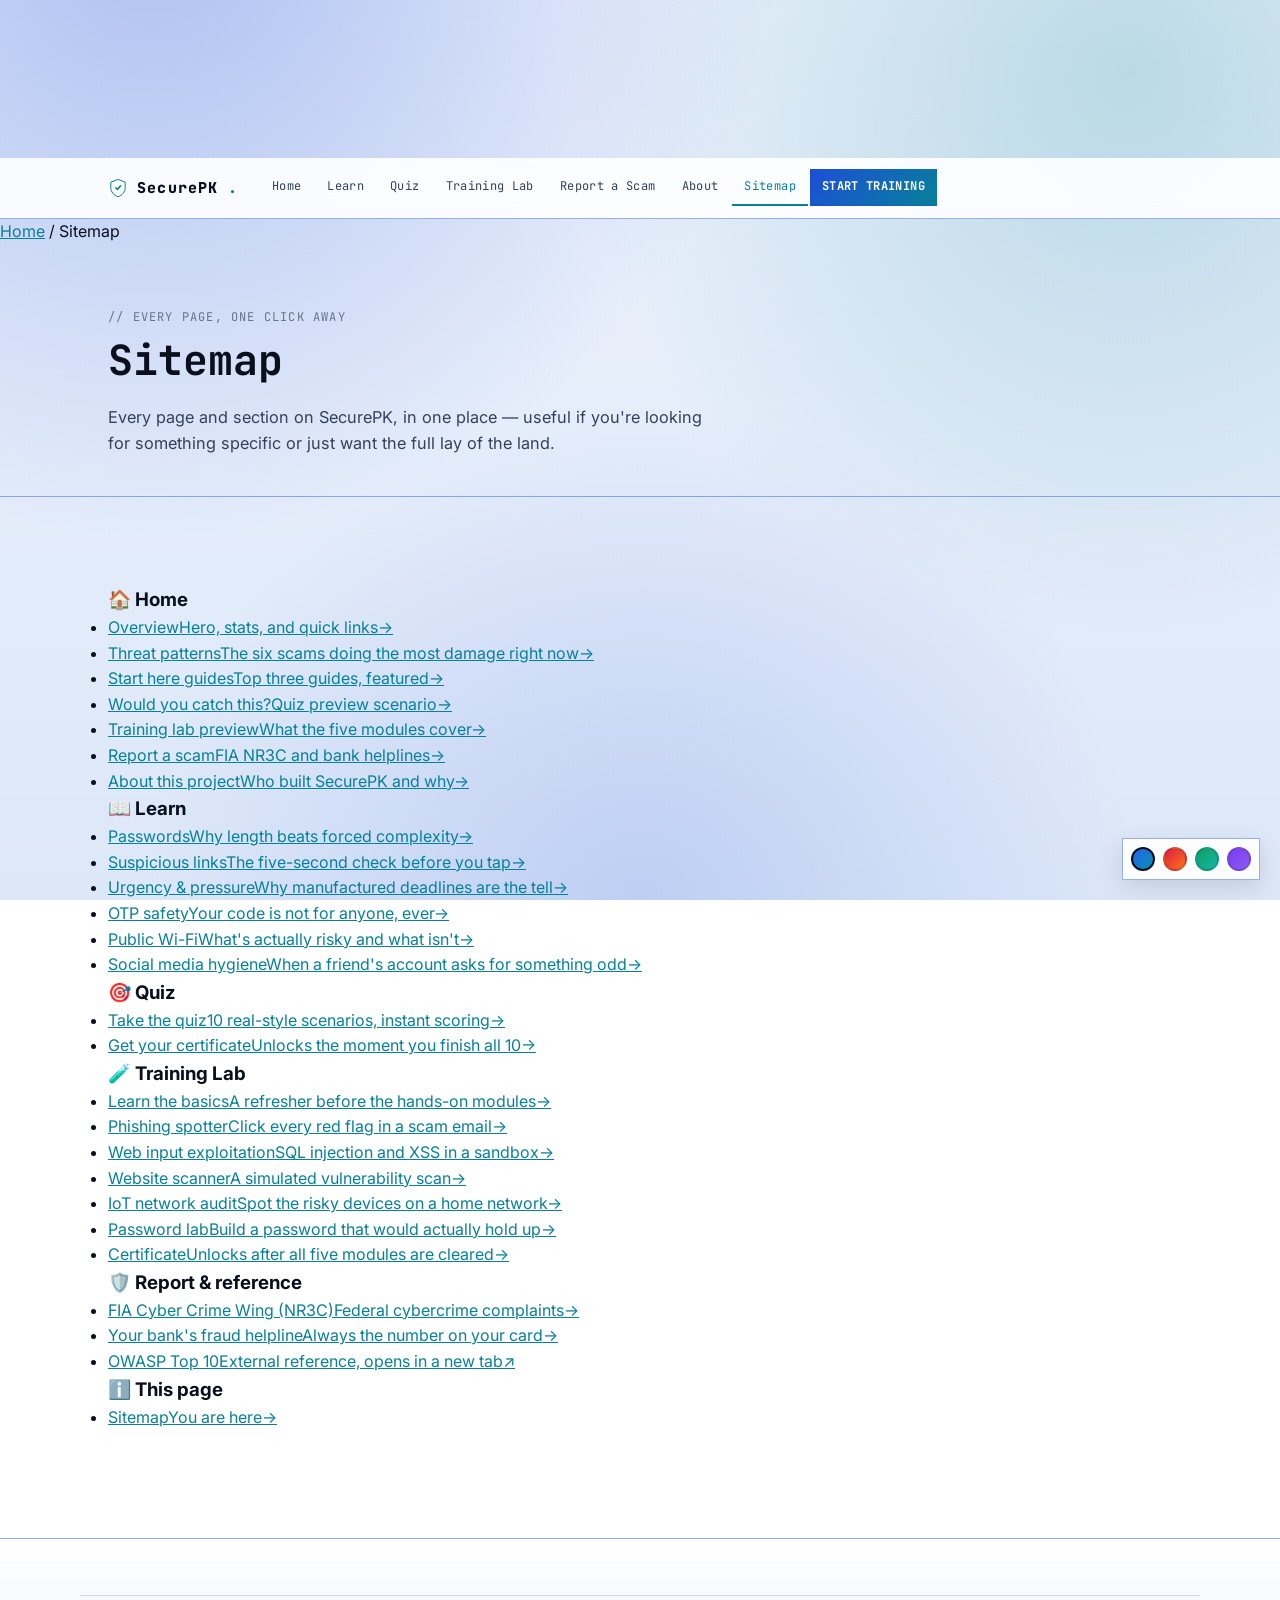
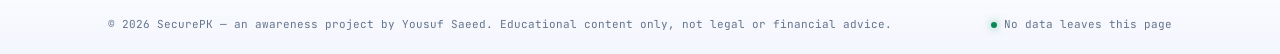
<file: sitemap.html>
<!DOCTYPE html>
<html lang="en">
<head>
<meta charset="UTF-8">
<meta name="viewport" content="width=device-width, initial-scale=1.0">
<title>Sitemap — SecurePK</title>
<meta name="description" content="Full site map of SecurePK — every page and section, one click away.">
<link rel="preconnect" href="https://fonts.googleapis.com">
<link rel="preconnect" href="https://fonts.gstatic.com" crossorigin>
<link href="https://fonts.googleapis.com/css2?family=JetBrains+Mono:wght@400;500;700;800&family=Inter:wght@400;500;600;700&family=Cormorant+Garamond:wght@500;600;700&display=swap" rel="stylesheet">
<link rel="stylesheet" href="style.css">
</head>
<body>
<canvas id="cyberBg" aria-hidden="true"></canvas>

<nav id="mainNav">
  <div class="nav-inner">
    <a class="nav-brand" href="index.html">
      <svg viewBox="0 0 200 200" xmlns="http://www.w3.org/2000/svg">
        <path d="M100 14 L172 42 V96 C172 140 142 172 100 188 C58 172 28 140 28 96 V42 Z" fill="none" stroke="var(--cyan)" stroke-width="10"/>
        <path d="M78 98 L94 114 L126 78" fill="none" stroke="var(--cyan)" stroke-width="16" stroke-linecap="round" stroke-linejoin="round"/>
      </svg>
      SecurePK<span class="dot">.</span>
    </a>
    <div class="nav-links" id="navLinks">
      <a href="index.html">Home</a>
      <a href="learn.html">Learn</a>
      <a href="quiz.html">Quiz</a>
      <a href="training.html">Training Lab</a>
      <a href="index.html#report">Report a Scam</a>
      <a href="index.html#about">About</a>
      <a href="sitemap.html" class="active">Sitemap</a>
      <a href="training.html" class="nav-cta">Start Training</a>
    </div>
    <button class="nav-toggle" id="navToggle" aria-label="Toggle menu">☰</button>
  </div>
</nav>

<button id="backToTop" onclick="window.scrollTo({top:0,behavior:'smooth'})" aria-label="Back to top" title="Back to top">↑</button>

<div id="themeSwitch">
  <span class="ts-label">Theme</span>
  <span class="ts-dot sky active" data-theme="sky" title="Sky Daylight"></span>
  <span class="ts-dot rose" data-theme="rose" title="Rose Quartz"></span>
  <span class="ts-dot sage" data-theme="sage" title="Sage Mint"></span>
  <span class="ts-dot lavender" data-theme="lavender" title="Lavender Bloom"></span>
</div>

<div class="breadcrumb-bar">
  <div class="breadcrumb">
    <a href="index.html">Home</a>
    <span class="bc-sep">/</span>
    <span class="bc-current">Sitemap</span>
  </div>
</div>

<div class="page-header">
  <div class="wrap">
    <div class="case-num">// EVERY PAGE, ONE CLICK AWAY</div>
    <h1>Sitemap</h1>
    <p>Every page and section on SecurePK, in one place — useful if you're looking for something specific or just want the full lay of the land.</p>
  </div>
</div>

<section>
  <div class="wrap">
    <div class="sitemap-grid">

      <div class="sitemap-col">
        <h3>🏠 Home</h3>
        <ul>
          <li><a href="index.html">Overview<span class="sm-desc">Hero, stats, and quick links</span><span class="sm-arrow">→</span></a></li>
          <li><a href="index.html#threats">Threat patterns<span class="sm-desc">The six scams doing the most damage right now</span><span class="sm-arrow">→</span></a></li>
          <li><a href="index.html#learn">Start here guides<span class="sm-desc">Top three guides, featured</span><span class="sm-arrow">→</span></a></li>
          <li><a href="index.html#quiz-teaser">Would you catch this?<span class="sm-desc">Quiz preview scenario</span><span class="sm-arrow">→</span></a></li>
          <li><a href="index.html#lab-teaser">Training lab preview<span class="sm-desc">What the five modules cover</span><span class="sm-arrow">→</span></a></li>
          <li><a href="index.html#report">Report a scam<span class="sm-desc">FIA NR3C and bank helplines</span><span class="sm-arrow">→</span></a></li>
          <li><a href="index.html#about">About this project<span class="sm-desc">Who built SecurePK and why</span><span class="sm-arrow">→</span></a></li>
        </ul>
      </div>

      <div class="sitemap-col">
        <h3>📖 Learn</h3>
        <ul>
          <li><a href="learn.html#passwords">Passwords<span class="sm-desc">Why length beats forced complexity</span><span class="sm-arrow">→</span></a></li>
          <li><a href="learn.html#links">Suspicious links<span class="sm-desc">The five-second check before you tap</span><span class="sm-arrow">→</span></a></li>
          <li><a href="learn.html#urgency">Urgency &amp; pressure<span class="sm-desc">Why manufactured deadlines are the tell</span><span class="sm-arrow">→</span></a></li>
          <li><a href="learn.html#otp">OTP safety<span class="sm-desc">Your code is not for anyone, ever</span><span class="sm-arrow">→</span></a></li>
          <li><a href="learn.html#wifi">Public Wi-Fi<span class="sm-desc">What's actually risky and what isn't</span><span class="sm-arrow">→</span></a></li>
          <li><a href="learn.html#social">Social media hygiene<span class="sm-desc">When a friend's account asks for something odd</span><span class="sm-arrow">→</span></a></li>
        </ul>
      </div>

      <div class="sitemap-col">
        <h3>🎯 Quiz</h3>
        <ul>
          <li><a href="quiz.html">Take the quiz<span class="sm-desc">10 real-style scenarios, instant scoring</span><span class="sm-arrow">→</span></a></li>
          <li><a href="quiz.html">Get your certificate<span class="sm-desc">Unlocks the moment you finish all 10</span><span class="sm-arrow">→</span></a></li>
        </ul>
      </div>

      <div class="sitemap-col">
        <h3>🧪 Training Lab</h3>
        <ul>
          <li><a href="training.html#learn">Learn the basics<span class="sm-desc">A refresher before the hands-on modules</span><span class="sm-arrow">→</span></a></li>
          <li><a href="training.html#case1">Phishing spotter<span class="sm-desc">Click every red flag in a scam email</span><span class="sm-arrow">→</span></a></li>
          <li><a href="training.html#case2">Web input exploitation<span class="sm-desc">SQL injection and XSS in a sandbox</span><span class="sm-arrow">→</span></a></li>
          <li><a href="training.html#case_scanner">Website scanner<span class="sm-desc">A simulated vulnerability scan</span><span class="sm-arrow">→</span></a></li>
          <li><a href="training.html#case3">IoT network audit<span class="sm-desc">Spot the risky devices on a home network</span><span class="sm-arrow">→</span></a></li>
          <li><a href="training.html#case_password">Password lab<span class="sm-desc">Build a password that would actually hold up</span><span class="sm-arrow">→</span></a></li>
          <li><a href="training.html#summary">Certificate<span class="sm-desc">Unlocks after all five modules are cleared</span><span class="sm-arrow">→</span></a></li>
        </ul>
      </div>

      <div class="sitemap-col">
        <h3>🛡️ Report &amp; reference</h3>
        <ul>
          <li><a href="index.html#report">FIA Cyber Crime Wing (NR3C)<span class="sm-desc">Federal cybercrime complaints</span><span class="sm-arrow">→</span></a></li>
          <li><a href="index.html#report">Your bank's fraud helpline<span class="sm-desc">Always the number on your card</span><span class="sm-arrow">→</span></a></li>
          <li><a href="https://owasp.org/www-project-top-ten/" target="_blank" rel="noopener">OWASP Top 10<span class="sm-desc">External reference, opens in a new tab</span><span class="sm-arrow">↗</span></a></li>
        </ul>
      </div>

      <div class="sitemap-col">
        <h3>ℹ️ This page</h3>
        <ul>
          <li><a href="sitemap.html">Sitemap<span class="sm-desc">You are here</span><span class="sm-arrow">→</span></a></li>
        </ul>
      </div>

    </div>
  </div>
</section>

<footer class="site-footer">
  <div class="footer-bottom" style="max-width:1120px; margin:0 auto;">
    <span class="footer-bottom-text">© 2026 SecurePK — an awareness project by Yousuf Saeed. Educational content only, not legal or financial advice.</span>
    <span class="footer-status"><span class="dot-ring"></span>No data leaves this page</span>
  </div>
</footer>

<script src="script.js"></script>
</body>
</html>
</file>
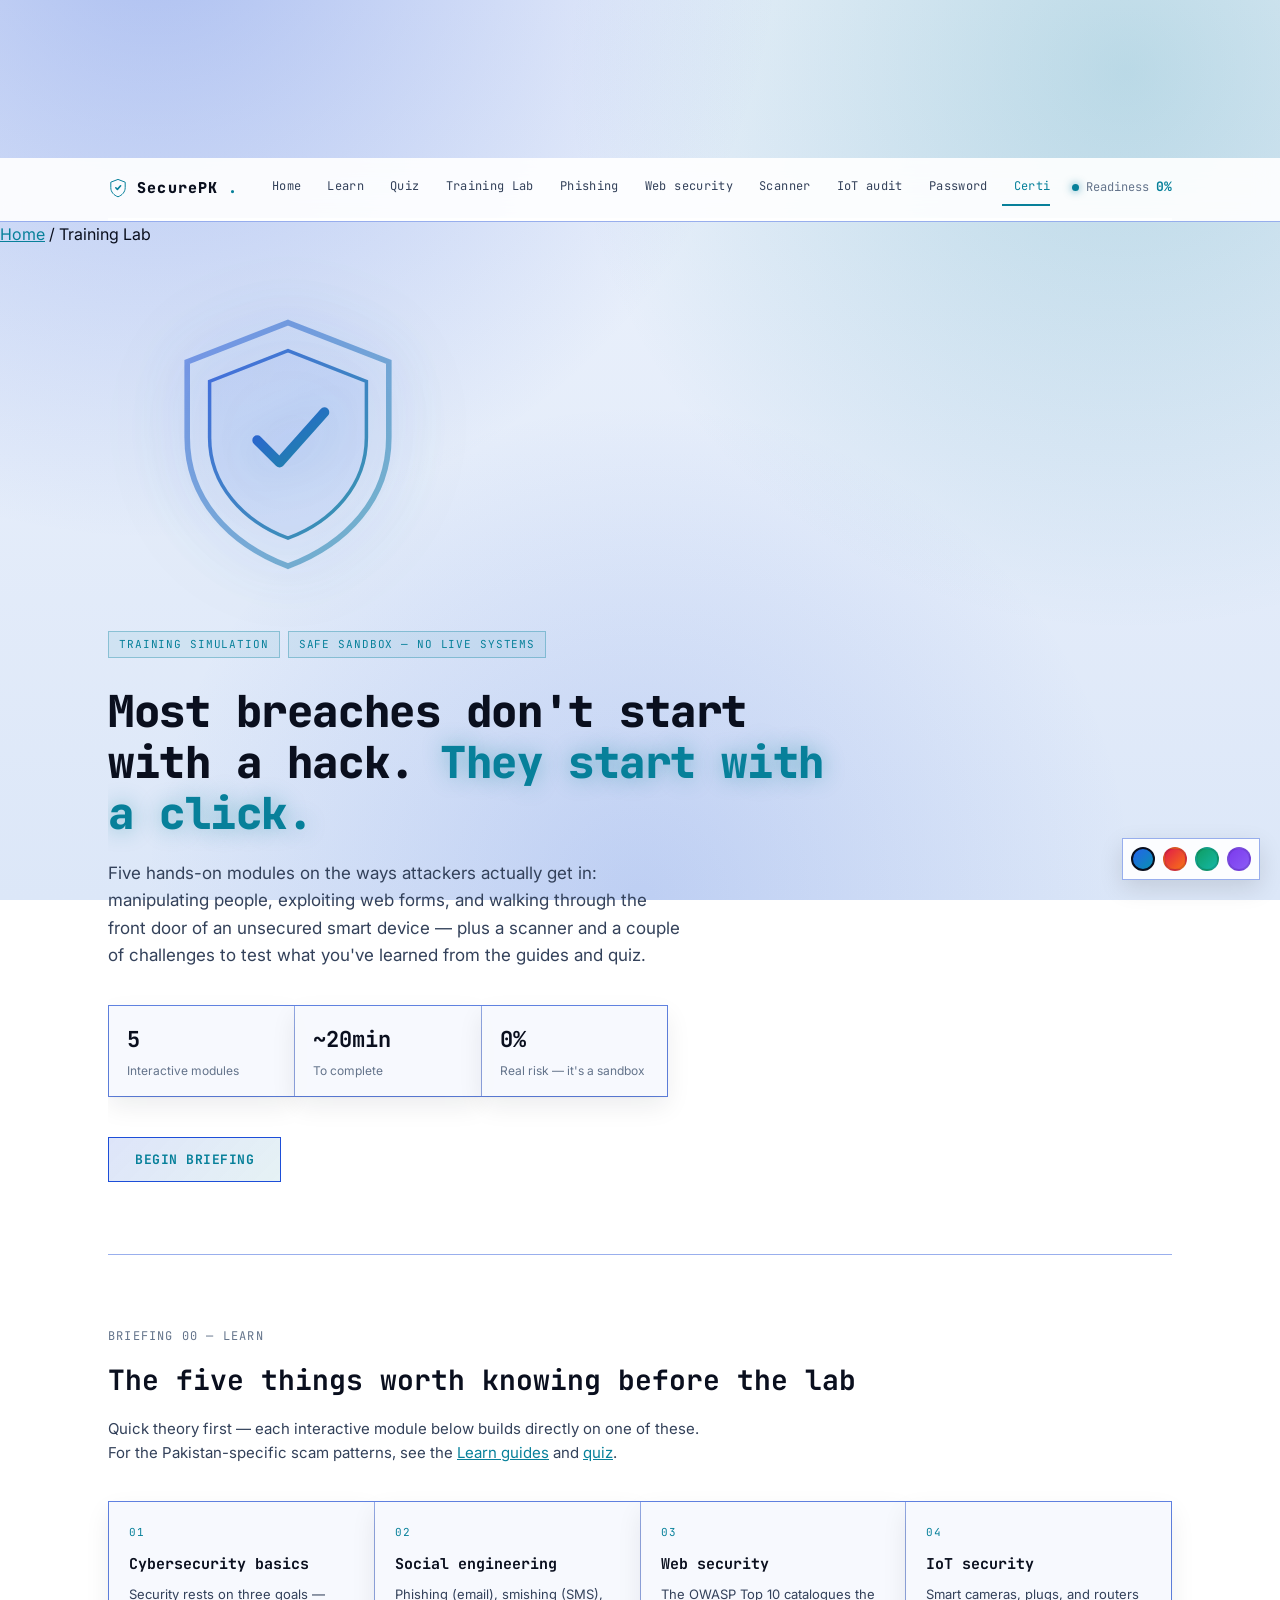
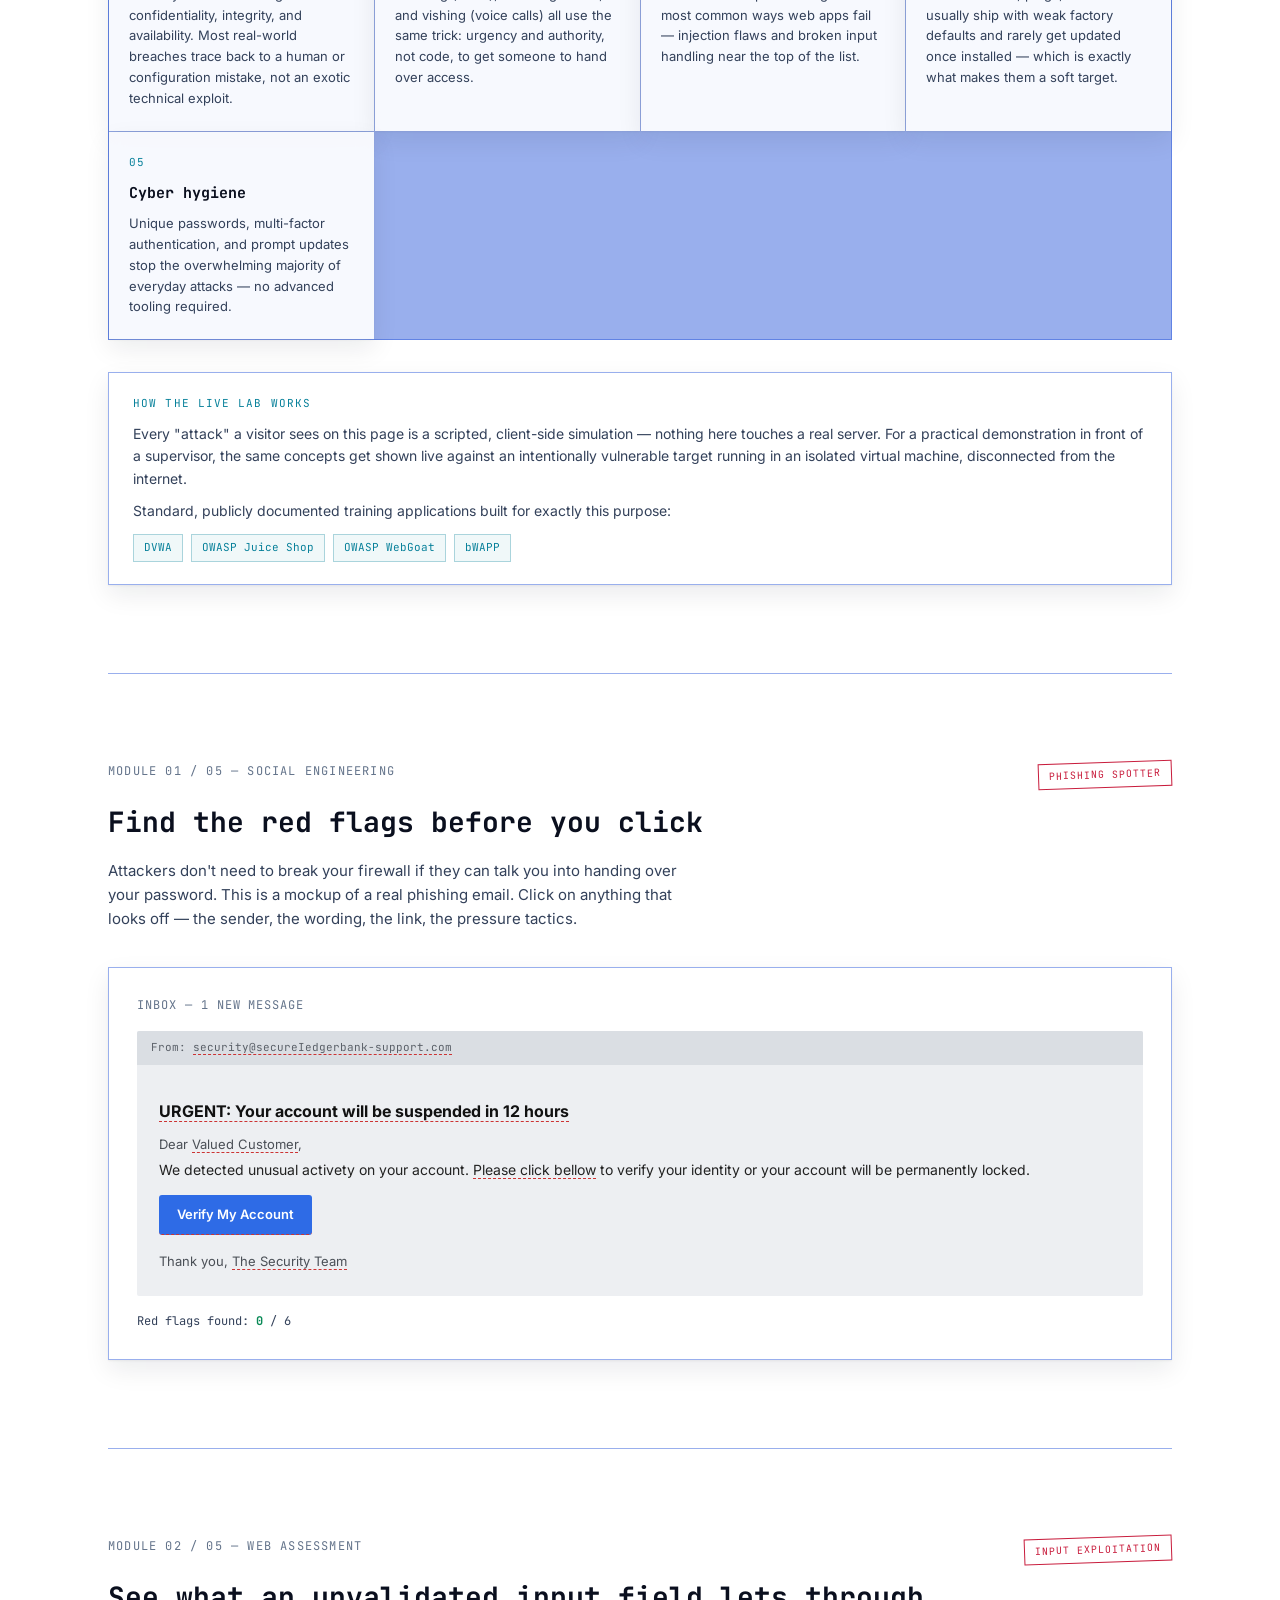
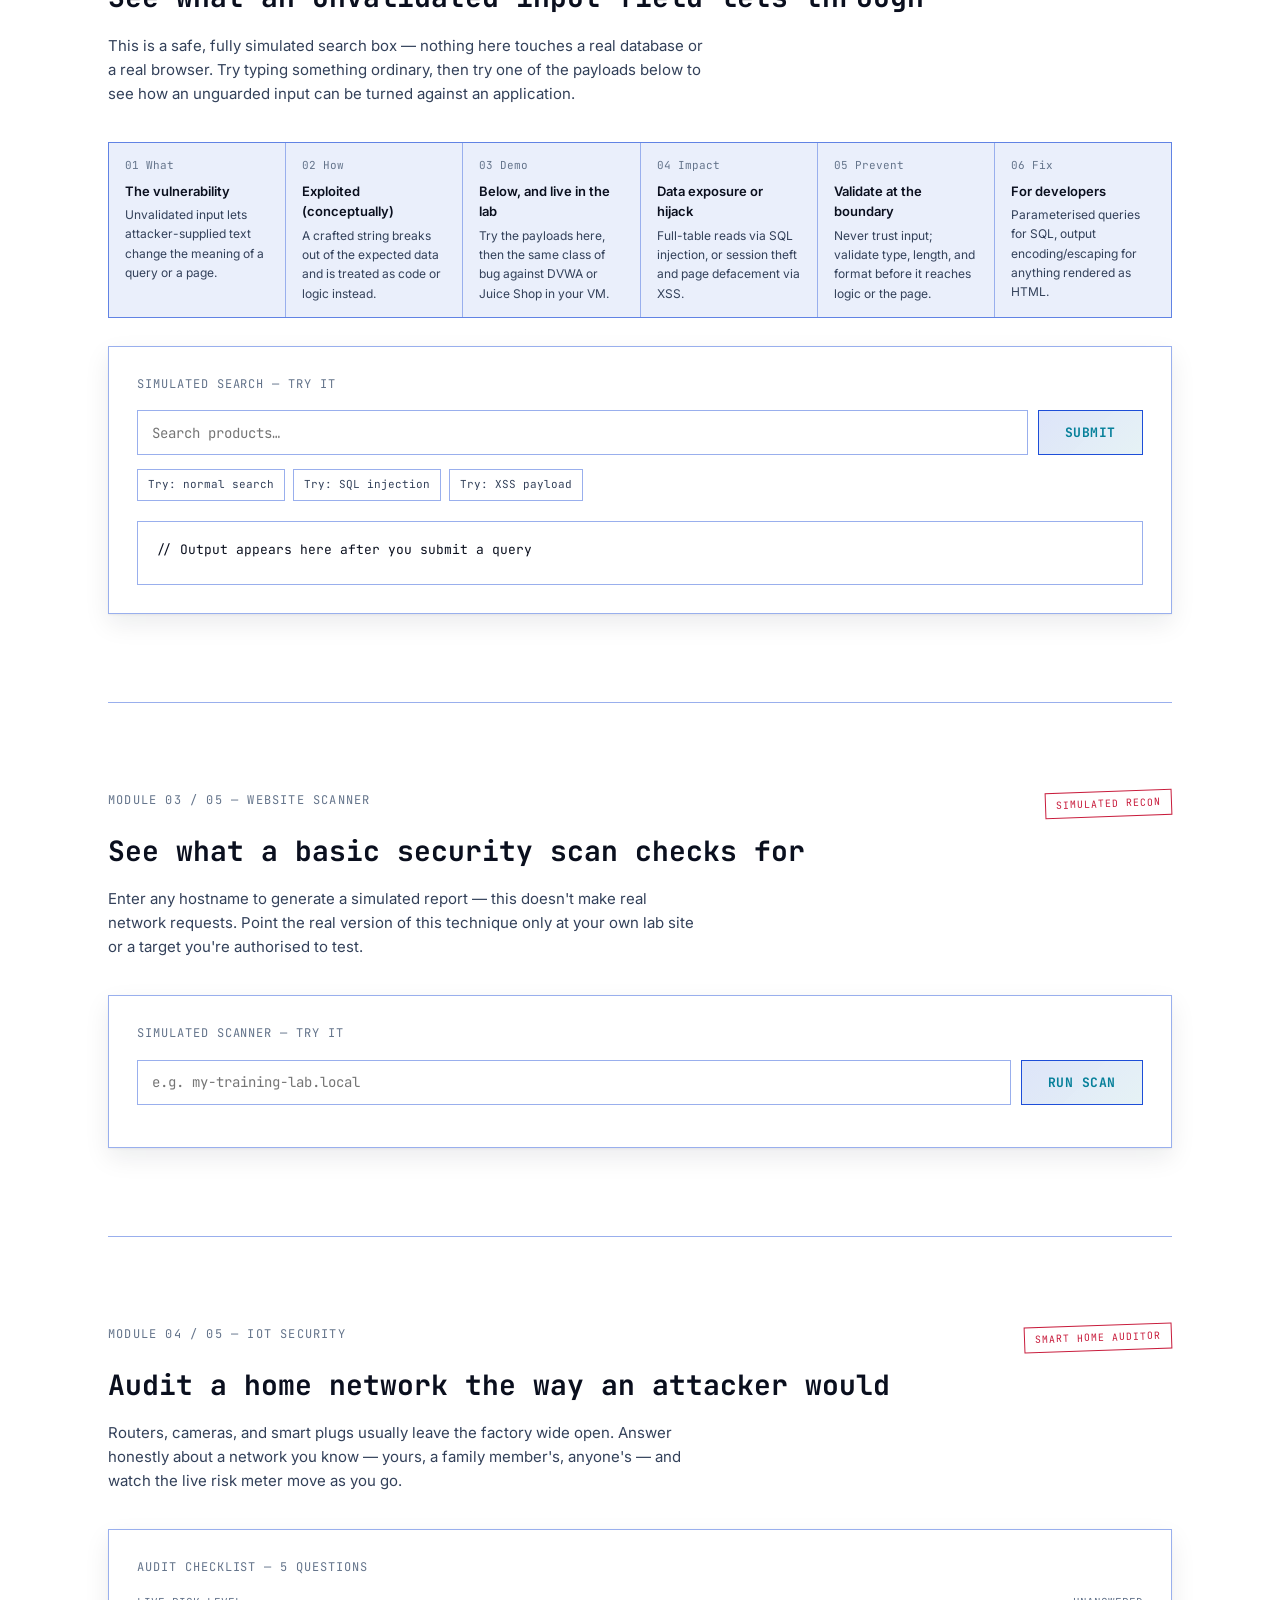
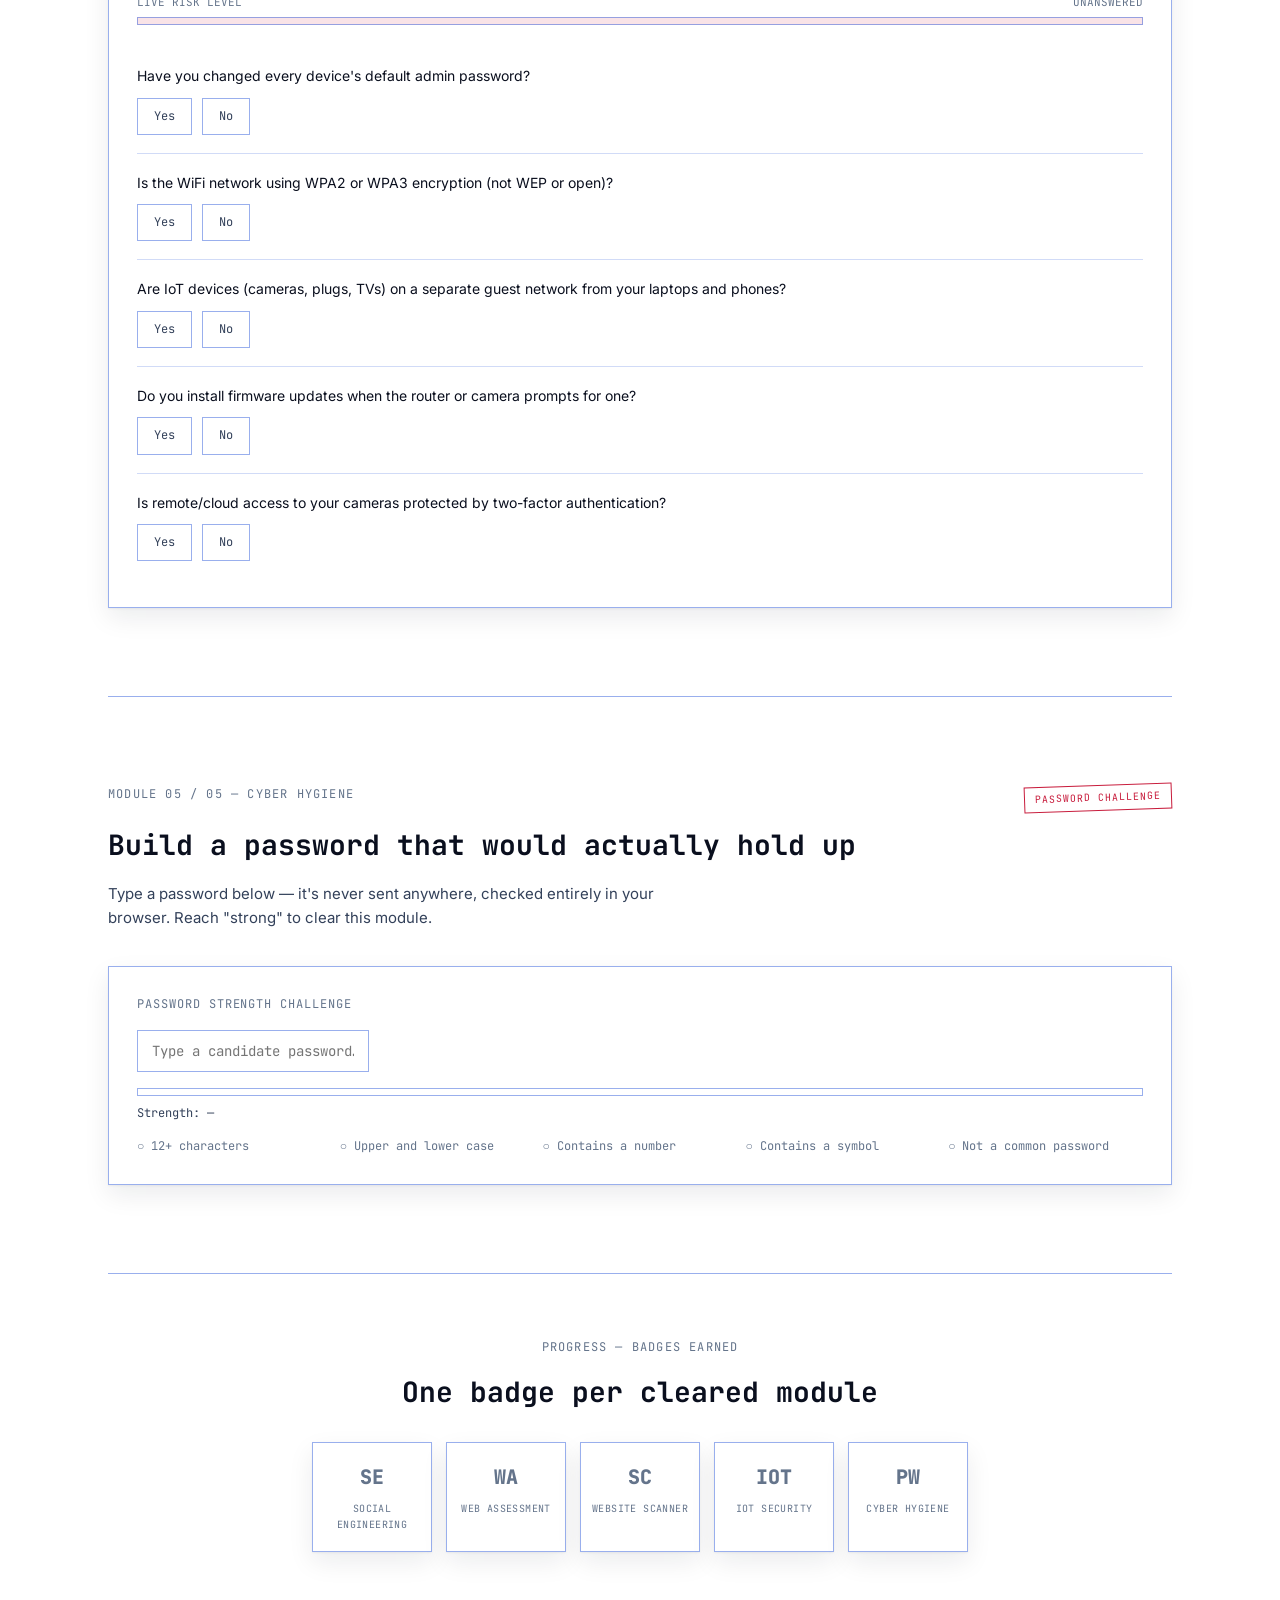
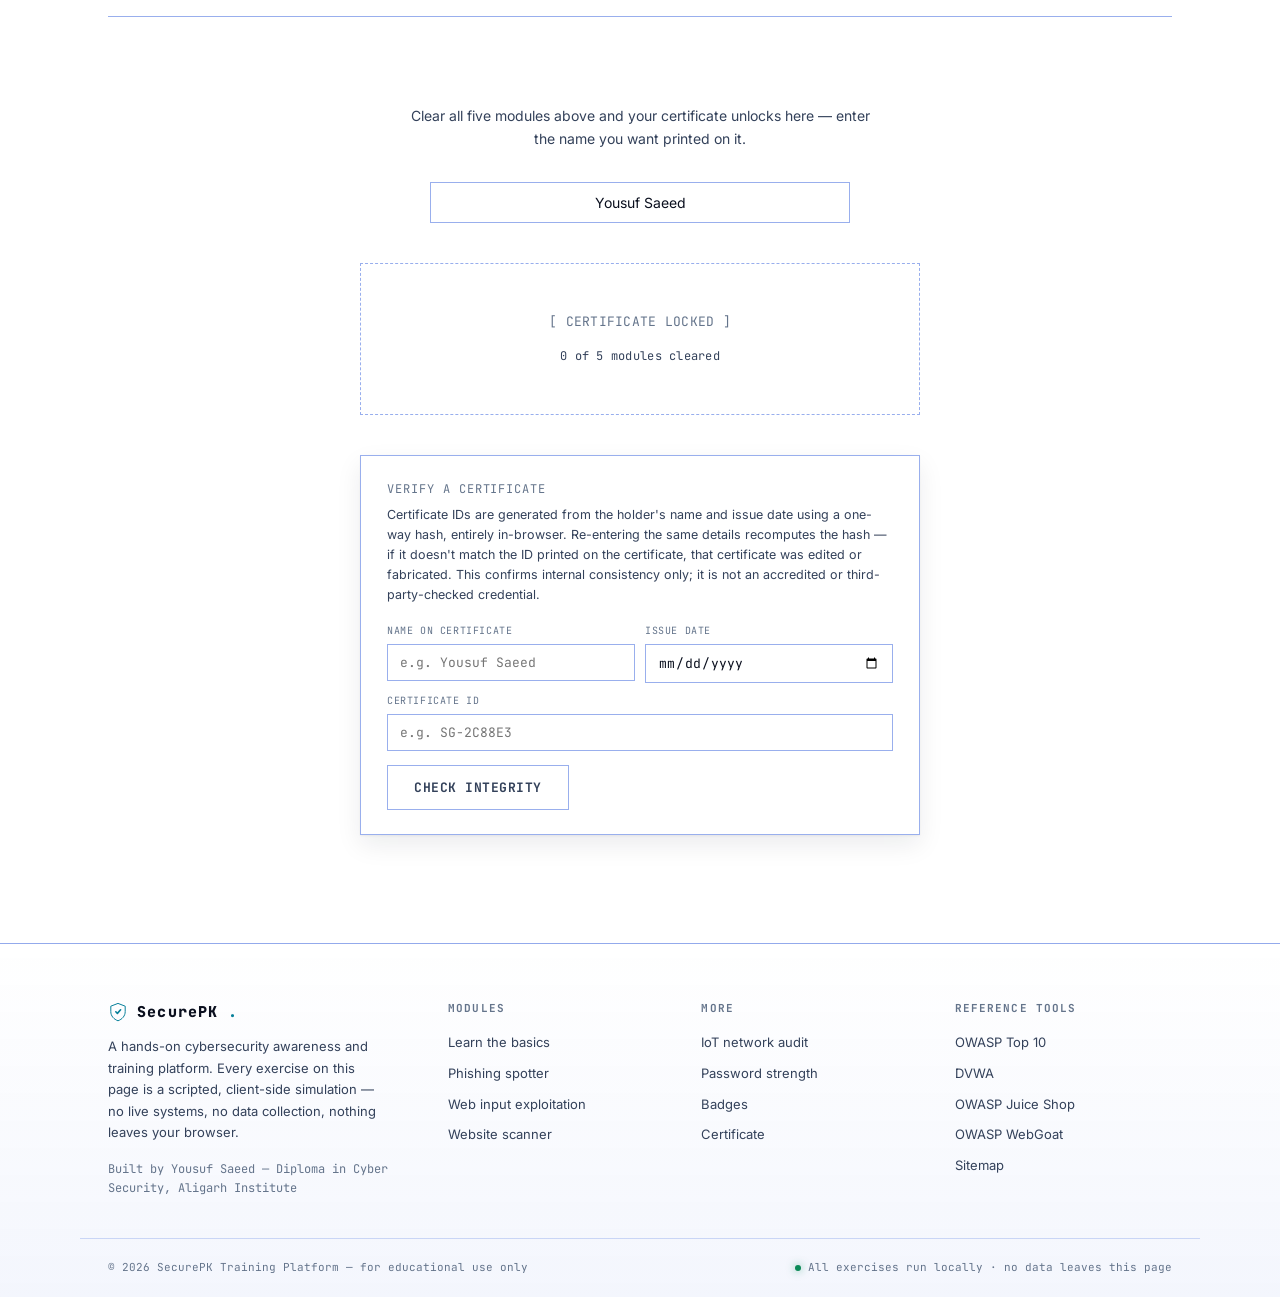
<file: training.html>
<!DOCTYPE html>
<html lang="en">
<head>
<meta charset="UTF-8">
<meta name="viewport" content="width=device-width, initial-scale=1.0">
<title>Training Lab — SecurePK</title>
<meta name="description" content="A hands-on cybersecurity training lab: learn phishing red flags, web input exploitation, website scanning, IoT hardening, and password hygiene through five interactive modules, then earn a completion certificate.">
<link rel="preconnect" href="https://fonts.googleapis.com">
<link rel="preconnect" href="https://fonts.gstatic.com" crossorigin>
<link href="https://fonts.googleapis.com/css2?family=JetBrains+Mono:wght@400;500;700;800&family=Inter:wght@400;500;600;700&family=Cormorant+Garamond:wght@500;600;700&display=swap" rel="stylesheet">
<link rel="stylesheet" href="style.css">
<style>
  .rail-track-outer{max-width:1120px; margin:0 auto; padding:0 28px;}
  .rail-track{height:3px; background:var(--panel-2); position:relative; overflow:hidden;}
  .rail-fill{height:100%; width:0%; background:linear-gradient(90deg, var(--blue), var(--cyan)); box-shadow:0 0 10px rgba(var(--a2),0.6); transition:width 0.6s ease;}
  .nav-score{font-family:var(--mono); font-size:12px; color:var(--dim); white-space:nowrap; display:flex; align-items:center; gap:7px;}
  .nav-score b{color:var(--cyan); font-size:13px;}
  .nav-score .dot-ring{width:7px; height:7px; border-radius:50%; background:var(--cyan); box-shadow:0 0 8px rgba(var(--a2),0.8);}
  @media(max-width:860px){ .nav-score b{font-size:12px;} }
</style>
</head>
<body>
<canvas id="cyberBg" aria-hidden="true"></canvas>

<nav id="mainNav">
  <div class="nav-inner">
    <a class="nav-brand" href="index.html">
      <svg viewBox="0 0 200 200" xmlns="http://www.w3.org/2000/svg">
        <path d="M100 14 L172 42 V96 C172 140 142 172 100 188 C58 172 28 140 28 96 V42 Z" fill="none" stroke="var(--cyan)" stroke-width="10"/>
        <path d="M78 98 L94 114 L126 78" fill="none" stroke="var(--cyan)" stroke-width="16" stroke-linecap="round" stroke-linejoin="round"/>
      </svg>
      SecurePK<span class="dot">.</span>
    </a>
    <div class="nav-links" id="navLinks">
      <a href="index.html">Home</a>
      <a href="learn.html">Learn</a>
      <a href="quiz.html">Quiz</a>
      <a href="#learn" data-sec="learn" class="active">Training Lab</a>
      <a href="#case1" data-sec="case1">Phishing</a>
      <a href="#case2" data-sec="case2">Web security</a>
      <a href="#case_scanner" data-sec="case_scanner">Scanner</a>
      <a href="#case3" data-sec="case3">IoT audit</a>
      <a href="#case_password" data-sec="case_password">Password</a>
      <a href="#summary" data-sec="summary">Certificate</a>
      <a href="sitemap.html">Sitemap</a>
    </div>
    <div class="nav-right">
      <span class="nav-score"><span class="dot-ring"></span>Readiness <b id="railScore">0%</b></span>
    </div>
    <button class="nav-toggle" id="navToggle" aria-label="Toggle menu">☰</button>
  </div>
  <div class="rail-track-outer"><div class="rail-track"><div class="rail-fill" id="railFill"></div></div></div>
</nav>

<button id="backToTop" onclick="window.scrollTo({top:0,behavior:'smooth'})" aria-label="Back to top" title="Back to top">↑</button>

<div id="themeSwitch">
  <span class="ts-label">Theme</span>
  <span class="ts-dot sky active" data-theme="sky" title="Sky Daylight"></span>
  <span class="ts-dot rose" data-theme="rose" title="Rose Quartz"></span>
  <span class="ts-dot sage" data-theme="sage" title="Sage Mint"></span>
  <span class="ts-dot lavender" data-theme="lavender" title="Lavender Bloom"></span>
</div>

<div class="breadcrumb-bar">
  <div class="breadcrumb">
    <a href="index.html">Home</a>
    <span class="bc-sep">/</span>
    <span class="bc-current">Training Lab</span>
  </div>
</div>

<div class="wrap">
  <header class="hero" id="top">
    <svg class="hero-glow-icon" viewBox="0 0 200 200" xmlns="http://www.w3.org/2000/svg">
      <defs>
        <linearGradient id="shieldGrad" x1="0%" y1="0%" x2="100%" y2="100%">
          <stop offset="0%" style="stop-color:var(--blue)"/>
          <stop offset="100%" style="stop-color:var(--cyan)"/>
        </linearGradient>
      </defs>
      <path d="M100 14 L172 42 V96 C172 140 142 172 100 188 C58 172 28 140 28 96 V42 Z" fill="none" stroke="url(#shieldGrad)" stroke-width="4" opacity="0.55"/>
      <path d="M100 34 L156 56 V96 C156 130 132 156 100 168 C68 156 44 130 44 96 V56 Z" fill="rgba(var(--a1),0.06)" stroke="url(#shieldGrad)" stroke-width="2.5" opacity="0.85"/>
      <path d="M78 98 L94 114 L126 78" fill="none" stroke="url(#shieldGrad)" stroke-width="7" stroke-linecap="round" stroke-linejoin="round"/>
    </svg>
    <div class="tag-row">
      <span class="tag">Training simulation</span>
      <span class="tag">Safe sandbox — no live systems</span>
    </div>
    <h1 class="title">Most breaches don't start with a hack. <span>They start with a click.</span></h1>
    <p class="lede">Five hands-on modules on the ways attackers actually get in: manipulating people, exploiting web forms, and walking through the front door of an unsecured smart device — plus a scanner and a couple of challenges to test what you've learned from the guides and quiz.</p>
    <div class="hero-stats" style="grid-template-columns:repeat(3,1fr); max-width:560px;">
      <div class="hstat"><div class="n">5</div><div class="l">Interactive modules</div></div>
      <div class="hstat"><div class="n">~20min</div><div class="l">To complete</div></div>
      <div class="hstat"><div class="n">0%</div><div class="l">Real risk — it's a sandbox</div></div>
    </div>
    <div class="cta-row">
      <button class="btn" onclick="document.getElementById('case1').scrollIntoView({behavior:'smooth'})">Begin briefing</button>
    </div>
  </header>

  <!-- LEARN -->
  <section class="learn-intro" id="learn">
    <div class="case-head">
      <span class="case-num">BRIEFING 00 — LEARN</span>
    </div>
    <h2 class="case-title">The five things worth knowing before the lab</h2>
    <p class="case-desc">Quick theory first — each interactive module below builds directly on one of these. For the Pakistan-specific scam patterns, see the <a href="learn.html">Learn guides</a> and <a href="quiz.html">quiz</a>.</p>
    <div class="learn-grid">
      <div class="learn-card">
        <div class="lc-num">01</div>
        <h3>Cybersecurity basics</h3>
        <p>Security rests on three goals — confidentiality, integrity, and availability. Most real-world breaches trace back to a human or configuration mistake, not an exotic technical exploit.</p>
      </div>
      <div class="learn-card">
        <div class="lc-num">02</div>
        <h3>Social engineering</h3>
        <p>Phishing (email), smishing (SMS), and vishing (voice calls) all use the same trick: urgency and authority, not code, to get someone to hand over access.</p>
      </div>
      <div class="learn-card">
        <div class="lc-num">03</div>
        <h3>Web security</h3>
        <p>The OWASP Top 10 catalogues the most common ways web apps fail — injection flaws and broken input handling near the top of the list.</p>
      </div>
      <div class="learn-card">
        <div class="lc-num">04</div>
        <h3>IoT security</h3>
        <p>Smart cameras, plugs, and routers usually ship with weak factory defaults and rarely get updated once installed — which is exactly what makes them a soft target.</p>
      </div>
      <div class="learn-card">
        <div class="lc-num">05</div>
        <h3>Cyber hygiene</h3>
        <p>Unique passwords, multi-factor authentication, and prompt updates stop the overwhelming majority of everyday attacks — no advanced tooling required.</p>
      </div>
    </div>

    <div class="lab-note">
      <div class="lab-eyebrow">How the live lab works</div>
      <p>Every "attack" a visitor sees on this page is a scripted, client-side simulation — nothing here touches a real server. For a practical demonstration in front of a supervisor, the same concepts get shown live against an intentionally vulnerable target running in an isolated virtual machine, disconnected from the internet.</p>
      <p>Standard, publicly documented training applications built for exactly this purpose:</p>
      <div class="lab-tools">
        <span class="lab-tool">DVWA</span>
        <span class="lab-tool">OWASP Juice Shop</span>
        <span class="lab-tool">OWASP WebGoat</span>
        <span class="lab-tool">bWAPP</span>
      </div>
    </div>
  </section>

  <!-- MODULE 1: SOCIAL ENGINEERING -->
  <section class="case" id="case1">
    <div class="case-head">
      <span class="case-num">MODULE 01 / 05 — SOCIAL ENGINEERING</span>
      <span class="stamp">Phishing spotter</span>
    </div>
    <h2 class="case-title">Find the red flags before you click</h2>
    <p class="case-desc">Attackers don't need to break your firewall if they can talk you into handing over your password. This is a mockup of a real phishing email. Click on anything that looks off — the sender, the wording, the link, the pressure tactics.</p>

    <div class="panel">
      <div class="panel-title">Inbox — 1 new message</div>
      <div class="mail-mock">
        <div class="mail-bar">From: <span class="flag-hit" data-id="f1" data-note="Real domain is @secureledgerbank.com — this one swaps the L for a capital i and adds an extra letter. Always hover before you trust a sender.">security@secureIedgerbank-support.com</span></div>
        <div class="mail-body">
          <div class="mail-subject"><span class="flag-hit" data-id="f2" data-note="Urgency and fear are the two most common levers in phishing. Legitimate banks rarely threaten account closure within hours.">URGENT: Your account will be suspended in 12 hours</span></div>
          <div class="mail-row">Dear <span class="flag-hit" data-id="f3" data-note="A generic greeting instead of your real name is a sign the message was blasted to thousands of addresses at once.">Valued Customer</span>,</div>
          <div class="mail-text">We detected unusual activety on your account. <span class="flag-hit" data-id="f4" data-note="Spelling and grammar slips ('activety', 'Please click bellow') are common in phishing kits translated or copy-pasted in a hurry.">Please click bellow</span> to verify your identity or your account will be permanently locked.</div>
          <div style="margin-bottom:16px;"><span class="flag-hit mail-btn" data-id="f5" data-note="Hovering over a button like this in a real email client would show the true destination — often a lookalike domain, not your bank's real site.">Verify My Account</span></div>
          <div class="mail-row">Thank you, <span class="flag-hit" data-id="f6" data-note="No named signer, no job title, no direct contact — real institutions sign correspondence, phishing kits don't bother.">The Security Team</span></div>
        </div>
      </div>
      <div class="game-status">
        <span>Red flags found: <span class="found-count" id="foundCount">0</span> / 6</span>
        <span id="gameDone" style="color:var(--green); display:none;">✓ Case cleared</span>
      </div>
      <div class="flag-note" id="flagNote"></div>
    </div>
  </section>

  <!-- MODULE 2: WEB ASSESSMENT -->
  <section class="case" id="case2">
    <div class="case-head">
      <span class="case-num">MODULE 02 / 05 — WEB ASSESSMENT</span>
      <span class="stamp">Input exploitation</span>
    </div>
    <h2 class="case-title">See what an unvalidated input field lets through</h2>
    <p class="case-desc">This is a safe, fully simulated search box — nothing here touches a real database or a real browser. Try typing something ordinary, then try one of the payloads below to see how an unguarded input can be turned against an application.</p>

    <div class="flow-list">
      <div class="flow-step"><div class="fs-n">01 What</div><div class="fs-t">The vulnerability</div><div class="fs-d">Unvalidated input lets attacker-supplied text change the meaning of a query or a page.</div></div>
      <div class="flow-step"><div class="fs-n">02 How</div><div class="fs-t">Exploited (conceptually)</div><div class="fs-d">A crafted string breaks out of the expected data and is treated as code or logic instead.</div></div>
      <div class="flow-step"><div class="fs-n">03 Demo</div><div class="fs-t">Below, and live in the lab</div><div class="fs-d">Try the payloads here, then the same class of bug against DVWA or Juice Shop in your VM.</div></div>
      <div class="flow-step"><div class="fs-n">04 Impact</div><div class="fs-t">Data exposure or hijack</div><div class="fs-d">Full-table reads via SQL injection, or session theft and page defacement via XSS.</div></div>
      <div class="flow-step"><div class="fs-n">05 Prevent</div><div class="fs-t">Validate at the boundary</div><div class="fs-d">Never trust input; validate type, length, and format before it reaches logic or the page.</div></div>
      <div class="flow-step"><div class="fs-n">06 Fix</div><div class="fs-t">For developers</div><div class="fs-d">Parameterised queries for SQL, output encoding/escaping for anything rendered as HTML.</div></div>
    </div>

    <div class="panel">
      <div class="panel-title">Simulated search — try it</div>
      <div class="sim-row">
        <input type="text" class="sim-input" id="simInput" placeholder="Search products…">
        <button class="btn" onclick="runSim()">Submit</button>
      </div>
      <div class="payload-chips">
        <span class="chip" onclick="fillSim(&quot;laptop stand&quot;)">Try: normal search</span>
        <span class="chip" onclick="fillSim(&quot;' OR '1'='1&quot;)">Try: SQL injection</span>
        <span class="chip" onclick="fillSim(&quot;&lt;script&gt;alert('XSS')&lt;/script&gt;&quot;)">Try: XSS payload</span>
      </div>
      <div class="sim-output" id="simOutput">// Output appears here after you submit a query</div>
      <div class="sim-explain" id="simExplain"></div>
    </div>
  </section>

  <!-- MODULE 3: WEBSITE SCANNER -->
  <section class="case" id="case_scanner">
    <div class="case-head">
      <span class="case-num">MODULE 03 / 05 — WEBSITE SCANNER</span>
      <span class="stamp">Simulated recon</span>
    </div>
    <h2 class="case-title">See what a basic security scan checks for</h2>
    <p class="case-desc">Enter any hostname to generate a simulated report — this doesn't make real network requests. Point the real version of this technique only at your own lab site or a target you're authorised to test.</p>

    <div class="panel">
      <div class="panel-title">Simulated scanner — try it</div>
      <div class="sim-row">
        <input type="text" class="sim-input" id="scanInput" placeholder="e.g. my-training-lab.local">
        <button class="btn" onclick="runScan()">Run scan</button>
      </div>
      <div class="scan-report" id="scanReport"></div>
    </div>
  </section>

  <!-- MODULE 4: IOT SECURITY -->
  <section class="case" id="case3">
    <div class="case-head">
      <span class="case-num">MODULE 04 / 05 — IOT SECURITY</span>
      <span class="stamp">Smart home auditor</span>
    </div>
    <h2 class="case-title">Audit a home network the way an attacker would</h2>
    <p class="case-desc">Routers, cameras, and smart plugs usually leave the factory wide open. Answer honestly about a network you know — yours, a family member's, anyone's — and watch the live risk meter move as you go.</p>

    <div class="panel">
      <div class="panel-title">Audit checklist — 5 questions</div>
      <div class="risk-meter">
        <div class="risk-meter-head"><span>Live risk level</span><span id="riskLabel">Unanswered</span></div>
        <div class="risk-track"><div class="risk-fill" id="riskFill"></div></div>
      </div>
      <div id="auditQs"></div>
      <div class="audit-result" id="auditResult">
        <div class="grade-row">
          <div class="grade-letter" id="gradeLetter">-</div>
          <div class="grade-text" id="gradeText"></div>
        </div>
        <ul class="audit-fixes" id="auditFixes"></ul>
      </div>
    </div>
  </section>

  <!-- MODULE 5: PASSWORD STRENGTH CHALLENGE -->
  <section class="case" id="case_password">
    <div class="case-head">
      <span class="case-num">MODULE 05 / 05 — CYBER HYGIENE</span>
      <span class="stamp">Password challenge</span>
    </div>
    <h2 class="case-title">Build a password that would actually hold up</h2>
    <p class="case-desc">Type a password below — it's never sent anywhere, checked entirely in your browser. Reach "strong" to clear this module.</p>

    <div class="panel">
      <div class="panel-title">Password strength challenge</div>
      <input type="text" class="sim-input" id="pwInput" placeholder="Type a candidate password…" autocomplete="off">
      <div class="pw-meter">
        <div class="pw-track"><div class="pw-fill" id="pwFill"></div></div>
        <div class="pw-label" id="pwLabel">Strength: —</div>
      </div>
      <div class="pw-checks">
        <div class="pw-check" id="pwLen">○ 12+ characters</div>
        <div class="pw-check" id="pwUpper">○ Upper and lower case</div>
        <div class="pw-check" id="pwNum">○ Contains a number</div>
        <div class="pw-check" id="pwSym">○ Contains a symbol</div>
        <div class="pw-check" id="pwCommon">○ Not a common password</div>
      </div>
    </div>
  </section>

  <section class="badges" id="badges">
    <div class="case-head" style="justify-content:center;">
      <span class="case-num">PROGRESS — BADGES EARNED</span>
    </div>
    <h2 class="case-title">One badge per cleared module</h2>
    <div class="badges-row">
      <div class="badge" id="badge1"><div class="b-mono">SE</div><div class="b-label">Social engineering</div></div>
      <div class="badge" id="badge2"><div class="b-mono">WA</div><div class="b-label">Web assessment</div></div>
      <div class="badge" id="badge3"><div class="b-mono">SC</div><div class="b-label">Website scanner</div></div>
      <div class="badge" id="badge4"><div class="b-mono">IOT</div><div class="b-label">IoT security</div></div>
      <div class="badge" id="badge5"><div class="b-mono">PW</div><div class="b-label">Cyber hygiene</div></div>
    </div>
  </section>

  <section class="summary" id="summary">
    <div class="cert-intro">
      <p>Clear all five modules above and your certificate unlocks here — enter the name you want printed on it.</p>
    </div>
    <div class="name-row">
      <input type="text" id="certNameInput" placeholder="Your full name" maxlength="60" value="Yousuf Saeed">
    </div>

    <div class="cert-locked" id="certLocked">
      [ CERTIFICATE LOCKED ]
      <div class="lock-progress" id="lockProgress">0 of 5 modules cleared</div>
    </div>

    <div class="cert" id="cert">
      <div class="cert-inner">
        <div class="cert-inner-bg">
          <svg class="cert-watermark" viewBox="0 0 200 200" xmlns="http://www.w3.org/2000/svg">
            <path d="M100 14 L172 42 V96 C172 140 142 172 100 188 C58 172 28 140 28 96 V42 Z" fill="none" stroke="var(--text)" stroke-width="3"/>
            <path d="M78 98 L94 114 L126 78" fill="none" stroke="var(--text)" stroke-width="6" stroke-linecap="round" stroke-linejoin="round"/>
          </svg>
          <div class="cert-frame-border"></div>
          <span class="cert-corner tl"><svg viewBox="0 0 26 26"><path d="M2 26 V8 C2 4.5 4.5 2 8 2 H26" fill="none" stroke="var(--cyan)" stroke-width="2"/></svg></span>
          <span class="cert-corner tr"><svg viewBox="0 0 26 26"><path d="M2 26 V8 C2 4.5 4.5 2 8 2 H26" fill="none" stroke="var(--cyan)" stroke-width="2"/></svg></span>
          <span class="cert-corner bl"><svg viewBox="0 0 26 26"><path d="M2 26 V8 C2 4.5 4.5 2 8 2 H26" fill="none" stroke="var(--cyan)" stroke-width="2"/></svg></span>
          <span class="cert-corner br"><svg viewBox="0 0 26 26"><path d="M2 26 V8 C2 4.5 4.5 2 8 2 H26" fill="none" stroke="var(--cyan)" stroke-width="2"/></svg></span>

          <div class="cert-content">
            <svg class="cert-crest" viewBox="0 0 100 100" xmlns="http://www.w3.org/2000/svg">
              <defs>
                <linearGradient id="crestGrad" x1="0%" y1="0%" x2="100%" y2="100%">
                  <stop offset="0%" style="stop-color:var(--blue)"/>
                  <stop offset="100%" style="stop-color:var(--cyan)"/>
                </linearGradient>
              </defs>
              <circle cx="50" cy="50" r="46" fill="none" stroke="url(#crestGrad)" stroke-width="1.5" opacity="0.5"/>
              <path d="M50 10 L82 24 V50 C82 70 68 86 50 94 C32 86 18 70 18 50 V24 Z" fill="rgba(var(--a1),0.10)" stroke="url(#crestGrad)" stroke-width="3"/>
              <path d="M36 51 L46 61 L66 39" fill="none" stroke="url(#crestGrad)" stroke-width="6" stroke-linecap="round" stroke-linejoin="round"/>
            </svg>

            <div class="cert-eyebrow">Certificate of Completion</div>
            <div class="cert-title">Cybersecurity Awareness &amp; Training</div>
            <div class="cert-subtitle">SecurePK Interactive Practical Training Platform</div>
            <div class="cert-rule"></div>

            <div class="cert-for">This certifies that</div>
            <div class="cert-name" id="certName">Your name</div>
            <div class="cert-desc">has successfully completed all five hands-on modules covering <b>social engineering</b>, <b>web application security</b>, <b>vulnerability scanning</b>, <b>IoT security</b> and <b>cyber hygiene</b>, demonstrating practical readiness against common real-world attack techniques.</div>

            <div class="cert-body-row">
              <div class="cbit"><div class="n" id="certScore">0%</div><div class="l">Readiness score</div></div>
              <div class="cbit"><div class="n">5 / 5</div><div class="l">Modules cleared</div></div>
              <div class="cbit"><div class="n" id="certDate">—</div><div class="l">Date issued</div></div>
            </div>

            <div class="cert-sign-row">
              <div class="cert-sign">
                <div class="sig">SecurePK Labs</div>
                <div class="sig-line"></div>
                <div class="sig-label">Issuing platform</div>
              </div>
              <div class="cert-sign">
                <div class="sig">Hash-checked</div>
                <div class="sig-line"></div>
                <div class="sig-label">Not third-party accredited</div>
              </div>
            </div>

            <div class="cert-id" id="certId">Certificate ID — —</div>
            <div class="cert-verify-note">Hash-checked, not an accredited credential — verify below</div>
          </div>
        </div>
      </div>
        <div class="cert-actions">
          <button class="btn" onclick="window.print()">Print / save as PDF</button>
        </div>
    </div>

    <div class="verify-box">
      <div class="panel-title">Verify a certificate</div>
      <div class="verify-desc">Certificate IDs are generated from the holder's name and issue date using a one-way hash, entirely in-browser. Re-entering the same details recomputes the hash — if it doesn't match the ID printed on the certificate, that certificate was edited or fabricated. This confirms internal consistency only; it is not an accredited or third-party-checked credential.</div>
      <div class="verify-grid">
        <div>
          <label for="vName">Name on certificate</label>
          <input type="text" id="vName" placeholder="e.g. Yousuf Saeed">
        </div>
        <div>
          <label for="vDate">Issue date</label>
          <input type="date" id="vDate">
        </div>
        <div class="vg-full">
          <label for="vId">Certificate ID</label>
          <input type="text" id="vId" placeholder="e.g. SG-2C88E3">
        </div>
      </div>
      <div class="verify-actions">
        <button class="btn btn-outline" onclick="verifyCert()">Check integrity</button>
      </div>
      <div class="verify-result" id="verifyResult"></div>
    </div>
  </section>

</div>

<footer class="site-footer">
  <div class="footer-grid">
    <div>
      <div class="footer-brand">
        <svg viewBox="0 0 200 200" xmlns="http://www.w3.org/2000/svg">
          <path d="M100 14 L172 42 V96 C172 140 142 172 100 188 C58 172 28 140 28 96 V42 Z" fill="none" stroke="var(--cyan)" stroke-width="10"/>
          <path d="M78 98 L94 114 L126 78" fill="none" stroke="var(--cyan)" stroke-width="16" stroke-linecap="round" stroke-linejoin="round"/>
        </svg>
        SecurePK<span class="dot" style="color:var(--cyan);">.</span>
      </div>
      <p class="footer-desc">A hands-on cybersecurity awareness and training platform. Every exercise on this page is a scripted, client-side simulation — no live systems, no data collection, nothing leaves your browser.</p>
      <p class="footer-credit">Built by Yousuf Saeed — Diploma in Cyber Security, Aligarh Institute</p>
    </div>
    <div class="footer-col">
      <h4>Modules</h4>
      <a href="#learn">Learn the basics</a>
      <a href="#case1">Phishing spotter</a>
      <a href="#case2">Web input exploitation</a>
      <a href="#case_scanner">Website scanner</a>
    </div>
    <div class="footer-col">
      <h4>More</h4>
      <a href="#case3">IoT network audit</a>
      <a href="#case_password">Password strength</a>
      <a href="#badges">Badges</a>
      <a href="#summary">Certificate</a>
    </div>
    <div class="footer-col">
      <h4>Reference tools</h4>
      <a href="https://owasp.org/www-project-top-ten/" target="_blank" rel="noopener">OWASP Top 10</a>
      <a href="https://dvwa.co.uk/" target="_blank" rel="noopener">DVWA</a>
      <a href="https://owasp.org/www-project-juice-shop/" target="_blank" rel="noopener">OWASP Juice Shop</a>
      <a href="https://owasp.org/www-project-webgoat/" target="_blank" rel="noopener">OWASP WebGoat</a>
      <a href="sitemap.html">Sitemap</a>
    </div>
  </div>
  <div class="footer-bottom">
    <span class="footer-bottom-text">© 2026 SecurePK Training Platform — for educational use only</span>
    <span class="footer-status"><span class="dot-ring"></span>All exercises run locally · no data leaves this page</span>
  </div>
</footer>

<script src="script.js"></script>
<script>
  var progress = {m1:0, m2:0, m3:0, m4:0, m5:0};

  function simpleHash(s){
    var h = 0;
    for(var i=0;i<s.length;i++){ h = ((h<<5)-h+s.charCodeAt(i))|0; }
    return Math.abs(h);
  }
  function computeCertId(name, isoDate){
    var seedStr = (name || 'anon').trim().toLowerCase() + '-' + isoDate;
    return 'SG-' + simpleHash(seedStr).toString(16).toUpperCase().padStart(6,'0').slice(0,6);
  }

  function updateRail(){
    var vals = [progress.m1,progress.m2,progress.m3,progress.m4,progress.m5];
    var cleared = vals.filter(function(v){return v===1}).length;
    var total = Math.round((cleared / 5) * 100);
    document.getElementById('railFill').style.width = total + '%';
    document.getElementById('railScore').textContent = total + '%';
    document.getElementById('certScore').textContent = total + '%';

    ['badge1','badge2','badge3','badge4','badge5'].forEach(function(id, i){
      document.getElementById(id).classList.toggle('earned', vals[i] === 1);
    });

    var locked = document.getElementById('certLocked');
    var cert = document.getElementById('cert');
    var lockProgress = document.getElementById('lockProgress');

    if(cleared === 5){
      locked.style.display = 'none';
      cert.classList.add('show');
      var nm = document.getElementById('certNameInput').value.trim();
      document.getElementById('certName').textContent = nm === '' ? 'Your name' : nm;
      var now = new Date();
      var isoDate = now.toISOString().slice(0,10);
      document.getElementById('certDate').textContent = now.toLocaleDateString(undefined, {year:'numeric', month:'short', day:'numeric'});
      var idCode = computeCertId(nm, isoDate);
      document.getElementById('certId').textContent = 'Certificate ID — ' + idCode + ' · Issued ' + isoDate;
      document.getElementById('vName').value = nm;
      document.getElementById('vDate').value = isoDate;
    } else {
      locked.style.display = 'block';
      cert.classList.remove('show');
      lockProgress.textContent = cleared + ' of 5 modules cleared';
    }
  }

  document.getElementById('certNameInput').addEventListener('input', updateRail);

  // ---------- Module 1: phishing spotter ----------
  var totalFlags = document.querySelectorAll('.flag-hit').length;
  var foundIds = {};
  document.querySelectorAll('.flag-hit').forEach(function(el){
    el.addEventListener('click', function(){
      var id = el.getAttribute('data-id');
      if(!foundIds[id]){
        foundIds[id] = true;
        el.classList.add('found');
        var count = Object.keys(foundIds).length;
        document.getElementById('foundCount').textContent = count;
        var note = document.getElementById('flagNote');
        note.textContent = el.getAttribute('data-note');
        note.classList.add('show');
        if(count === totalFlags){
          document.getElementById('gameDone').style.display = 'inline';
          progress.m1 = 1;
          updateRail();
        }
      }
    });
  });

  // ---------- Module 2: input exploitation ----------
  function fillSim(val){
    document.getElementById('simInput').value = val;
  }
  function escapeHtml(s){
    return s.replace(/&/g,'&amp;').replace(/</g,'&lt;').replace(/>/g,'&gt;');
  }
  function runSim(){
    var val = document.getElementById('simInput').value;
    var out = document.getElementById('simOutput');
    var explain = document.getElementById('simExplain');
    if(val.trim() === ''){
      out.innerHTML = '// Enter a query first';
      return;
    }
    var lower = val.toLowerCase();
    if(lower.indexOf("' or '1'='1") !== -1 || lower.indexOf('or 1=1') !== -1){
      out.innerHTML = '<span class="bad">SIMULATED QUERY:</span> SELECT * FROM products WHERE name = \'' + escapeHtml(val) + '\';\n<span class="bad">RESULT: 4,812 rows returned (entire table)</span>';
      explain.textContent = "This is what a SQL injection looks like. The quote character breaks out of the intended string and the "+"' OR '1'='1"+" clause is always true, so a query meant to match one product name returns every row in the table. A parameterised query or prepared statement — never building SQL by pasting user input straight in — closes this off completely.";
      explain.classList.add('show');
    } else if(lower.indexOf('<script') !== -1){
      out.innerHTML = '<span class="bad">SIMULATED PAGE OUTPUT:</span>\n&lt;div class="results"&gt;No results for "' + escapeHtml(val) + '"&lt;/div&gt;\n<span class="bad">⚠ Browser would have executed this as code instead of displaying it as text.</span>';
      explain.textContent = "This is cross-site scripting. If a page prints your search term straight into the HTML without escaping it, a "+"<script>"+" tag stops being text and becomes code the browser runs — code that could steal a session cookie or deface the page. Escaping or sanitising any user input before it's rendered is what stops this.";
      explain.classList.add('show');
    } else {
      out.innerHTML = '<span class="ok">SIMULATED QUERY:</span> SELECT * FROM products WHERE name LIKE \'%' + escapeHtml(val) + '%\';\n<span class="ok">RESULT: 3 matching products</span>';
      explain.textContent = "This is what a normal, well-behaved search looks like — the input is only ever treated as data, never as part of the instruction itself. That separation between data and code is the entire idea behind input validation.";
      explain.classList.add('show');
    }
    progress.m2 = 1;
    updateRail();
  }

  // ---------- Module 3: website scanner (simulated) ----------
  function hashStr(s){
    var h = 0;
    for(var i = 0; i < s.length; i++){
      h = ((h << 5) - h + s.charCodeAt(i)) | 0;
    }
    return Math.abs(h);
  }
  var scanChecks = [
    {label:"HTTPS enforced", fix:"Redirect all HTTP traffic to HTTPS and enable HSTS."},
    {label:"Security headers present (CSP, X-Frame-Options)", fix:"Add a Content-Security-Policy and X-Frame-Options header to reduce XSS and clickjacking risk."},
    {label:"Cookies flagged Secure and HttpOnly", fix:"Set the Secure and HttpOnly flags on session cookies so they can't be read by scripts or sent over plain HTTP."},
    {label:"Directory listing disabled", fix:"Disable directory browsing on the web server so folder contents aren't exposed."},
    {label:"Server/version banner hidden", fix:"Suppress server and framework version headers so attackers can't easily target known exploits."},
    {label:"Modern TLS configuration", fix:"Disable TLS 1.0/1.1 and weak cipher suites, keep only TLS 1.2+."}
  ];
  function runScan(){
    var val = document.getElementById('scanInput').value.trim();
    var report = document.getElementById('scanReport');
    if(val === ''){
      report.innerHTML = '<p style="font-size:13px; color:var(--muted);">Enter a hostname first.</p>';
      report.classList.add('show');
      return;
    }
    var seed = hashStr(val.toLowerCase());
    var rows = '';
    scanChecks.forEach(function(check, i){
      var pass = ((seed >> i) & 1) === 0;
      rows += '<div class="scan-row"><div><div>' + escapeHtml(check.label) + '</div>' +
        (pass ? '' : '<div class="scan-fix">' + escapeHtml(check.fix) + '</div>') +
        '</div><span class="scan-status ' + (pass ? 'pass' : 'fail') + '">' + (pass ? 'Pass' : 'Fail') + '</span></div>';
    });
    report.innerHTML = '<p style="font-size:12px; color:var(--dim); margin-bottom:8px; font-family:var(--mono);">SIMULATED REPORT FOR ' + escapeHtml(val.toUpperCase()) + ' — NO REAL REQUEST WAS MADE</p>' + rows;
    report.classList.add('show');
    progress.m3 = 1;
    updateRail();
  }

  // ---------- Module 4: IoT auditor ----------
  var auditData = [
    {q:"Have you changed every device's default admin password?", w:2, fix:"Change default credentials on the router and every camera or smart plug — factory passwords are published online."},
    {q:"Is the WiFi network using WPA2 or WPA3 encryption (not WEP or open)?", w:2, fix:"Switch the router to WPA2 or WPA3 in its wireless security settings — older WEP encryption can be broken in minutes."},
    {q:"Are IoT devices (cameras, plugs, TVs) on a separate guest network from your laptops and phones?", w:1, fix:"Put IoT devices on a guest or separate VLAN so a compromised camera can't reach your main computers."},
    {q:"Do you install firmware updates when the router or camera prompts for one?", w:1, fix:"Turn on automatic firmware updates, or check manually every few months — updates patch known exploits."},
    {q:"Is remote/cloud access to your cameras protected by two-factor authentication?", w:1, fix:"Enable two-factor authentication on any app that can view your cameras remotely."}
  ];
  var auditAnswers = {};
  var auditMaxScore = auditData.reduce(function(s,i){return s+i.w;}, 0);
  var qContainer = document.getElementById('auditQs');
  auditData.forEach(function(item, i){
    var div = document.createElement('div');
    div.className = 'audit-q';
    div.innerHTML = '<p>' + item.q + '</p><div class="audit-opts"><span class="opt" data-i="'+i+'" data-v="yes">Yes</span><span class="opt" data-i="'+i+'" data-v="no">No</span></div>';
    qContainer.appendChild(div);
  });
  function updateRiskMeter(){
    var answered = Object.keys(auditAnswers).length;
    var riskFill = document.getElementById('riskFill');
    var riskLabel = document.getElementById('riskLabel');
    if(answered === 0){
      riskFill.style.width = '0%';
      riskLabel.textContent = 'Unanswered';
      return;
    }
    var badScore = 0;
    auditData.forEach(function(item, i){
      if(auditAnswers[i] !== undefined){
        if(auditAnswers[i] === 'no'){ badScore += item.w; }
      }
    });
    var riskPct = Math.round((badScore / auditMaxScore) * 100);
    riskFill.style.width = riskPct + '%';
    if(riskPct === 0){ riskFill.style.background = 'var(--green)'; riskLabel.textContent = 'Low'; }
    else if(riskPct <= 33){ riskFill.style.background = 'var(--amber)'; riskLabel.textContent = 'Moderate'; }
    else { riskFill.style.background = 'var(--red)'; riskLabel.textContent = 'High'; }
  }
  qContainer.querySelectorAll('.opt').forEach(function(el){
    el.addEventListener('click', function(){
      var i = el.getAttribute('data-i');
      var v = el.getAttribute('data-v');
      auditAnswers[i] = v;
      var siblings = el.parentElement.querySelectorAll('.opt');
      siblings.forEach(function(s){ s.classList.remove('sel-yes','sel-no'); });
      el.classList.add(v === 'yes' ? 'sel-yes' : 'sel-no');
      updateRiskMeter();
      if(Object.keys(auditAnswers).length === auditData.length){
        showAuditResult();
      }
    });
  });
  function showAuditResult(){
    var maxScore = 0, score = 0;
    var fixes = [];
    auditData.forEach(function(item, i){
      maxScore += item.w;
      if(auditAnswers[i] === 'yes'){
        score += item.w;
      } else {
        fixes.push(item.fix);
      }
    });
    var pct = score / maxScore;
    var letter, color;
    if(pct === 1){ letter = 'A'; color = 'var(--green)'; }
    else if(pct >= 0.75){ letter = 'B'; color = 'var(--green)'; }
    else if(pct >= 0.5){ letter = 'C'; color = 'var(--amber)'; }
    else if(pct >= 0.25){ letter = 'D'; color = 'var(--amber)'; }
    else { letter = 'F'; color = 'var(--red)'; }
    var gl = document.getElementById('gradeLetter');
    gl.textContent = letter;
    gl.style.color = color;
    document.getElementById('gradeText').textContent = fixes.length === 0
      ? 'Every check passed — this is a well-hardened network.'
      : fixes.length + ' of ' + auditData.length + ' checks need attention. Fix these in order of impact:';
    var fixList = document.getElementById('auditFixes');
    fixList.innerHTML = '';
    fixes.forEach(function(f){
      var li = document.createElement('li');
      li.textContent = f;
      fixList.appendChild(li);
    });
    document.getElementById('auditResult').classList.add('show');
    progress.m4 = 1;
    updateRail();
  }

  // ---------- Module 5: password strength challenge ----------
  var commonPasswords = ['password','123456','12345678','qwerty','letmein','admin','welcome','iloveyou','111111','abc123','password1','12345'];
  var pwInput = document.getElementById('pwInput');
  pwInput.addEventListener('input', function(){
    var val = pwInput.value;
    var checks = {
      pwLen: val.length >= 12,
      pwUpper: /[a-z]/.test(val) && /[A-Z]/.test(val),
      pwNum: /[0-9]/.test(val),
      pwSym: /[^A-Za-z0-9]/.test(val),
      pwCommon: val.length > 0 && commonPasswords.indexOf(val.toLowerCase()) === -1
    };
    var passed = 0;
    Object.keys(checks).forEach(function(id){
      var el = document.getElementById(id);
      var ok = checks[id];
      if(ok) passed++;
      el.classList.toggle('on', ok);
      el.textContent = (ok ? '●' : '○') + ' ' + el.textContent.slice(2);
    });
    var pct = val.length === 0 ? 0 : Math.round((passed / 5) * 100);
    var fill = document.getElementById('pwFill');
    var label = document.getElementById('pwLabel');
    fill.style.width = pct + '%';
    var strength;
    if(val.length === 0){ strength = '—'; fill.style.background = 'var(--red)'; }
    else if(passed <= 2){ strength = 'Weak'; fill.style.background = 'var(--red)'; }
    else if(passed <= 4){ strength = 'Fair'; fill.style.background = 'var(--amber)'; }
    else { strength = 'Strong'; fill.style.background = 'var(--green)'; }
    label.textContent = 'Strength: ' + strength;
    if(passed === 5){
      progress.m5 = 1;
      updateRail();
    }
  });

  function verifyCert(){
    var name = document.getElementById('vName').value.trim();
    var date = document.getElementById('vDate').value;
    var id = document.getElementById('vId').value.trim().toUpperCase();
    var result = document.getElementById('verifyResult');
    if(name === '' || date === '' || id === ''){
      result.textContent = 'Fill in all three fields to check a certificate.';
      result.className = 'verify-result show fail';
      return;
    }
    var expected = computeCertId(name, date);
    if(id === expected){
      result.textContent = '✔ MATCH — recomputed hash: ' + expected + '. This certificate is internally consistent with the name and date entered.';
      result.className = 'verify-result show pass';
    } else {
      result.textContent = '✘ NO MATCH — expected ' + expected + ' but got ' + id + '. The ID doesn\'t correspond to this name/date pair.';
      result.className = 'verify-result show fail';
    }
  }

  updateRail();

  // ---------- Nav: active section highlighting ----------
  var navLinksEl = document.getElementById('navLinks');
  var navSections = ['learn','case1','case2','case_scanner','case3','case_password','summary']
    .map(function(id){ return document.getElementById(id); })
    .filter(Boolean);
  var navLinkEls = navLinksEl.querySelectorAll('a[data-sec]');
  var sectionObserver = new IntersectionObserver(function(entries){
    entries.forEach(function(entry){
      if(entry.isIntersecting){
        var id = entry.target.id;
        navLinkEls.forEach(function(a){
          a.classList.toggle('active', a.getAttribute('data-sec') === id);
        });
      }
    });
  }, {rootMargin:'-40% 0px -55% 0px', threshold:0});
  navSections.forEach(function(sec){ sectionObserver.observe(sec); });
</script>
</body>
</html>
</file>
<file: style.css>
/* ============================================================
   SecurePK — Unified Design System (Light)
   Display/mono: JetBrains Mono | Body: Inter | Certificate serif: Cormorant Garamond
   ============================================================ */

:root{
  --bg:#EEF3FC;
  --bg-2:#DCE7F8;
  --panel:rgba(255,255,255,0.92);
  --panel-2:rgba(255,255,255,0.80);
  --border:rgba(var(--a1),0.45);
  --border-soft:rgba(var(--a1),0.20);
  --text:#0A0F1E;
  --muted:#33415A;
  --dim:#64748B;
  --red:#C81C3C;
  --red-dim:rgba(200,28,60,0.12);
  --amber:#9A6108;
  --amber-dim:rgba(154,97,8,0.14);
  --green:#0A8A57;
  --green-dim:rgba(10,138,87,0.12);
  --blue:#1D4ED8;
  --cyan:#07809A;
  --a1:29,78,216;
  --a2:7,128,154;
  --glow: 0 0 24px rgba(var(--a1),0.30);
  --chrome:rgba(255,255,255,0.90);
  --chrome-solid:rgba(255,255,255,0.98);
  --card-shadow: 0 1px 2px rgba(15,23,42,0.06), 0 10px 24px rgba(15,23,42,0.08);
  --mono:'JetBrains Mono', monospace;
  --sans:'Inter', sans-serif;
  --serif:'Cormorant Garamond', serif;
}
html[data-theme="rose"]{
  --bg:#FCEBE9; --bg-2:#F9DAD8;
  --blue:#C81E45; --cyan:#E2660C;
  --a1:200,30,69; --a2:226,102,12;
  --text:#210A0D; --muted:#6B3438; --dim:#96585C;
  --chrome:rgba(255,248,247,0.90); --chrome-solid:rgba(255,250,249,0.98);
}
html[data-theme="sage"]{
  --bg:#E6F5EC; --bg-2:#D3ECDD;
  --blue:#0B8A57; --cyan:#0D9C8E;
  --a1:11,138,87; --a2:13,156,142;
  --text:#08201A; --muted:#2E4E42; --dim:#5E8474;
  --chrome:rgba(246,253,249,0.90); --chrome-solid:rgba(248,253,251,0.98);
}
html[data-theme="lavender"]{
  --bg:#F0EBFC; --bg-2:#E1D7F8;
  --blue:#6B2FD6; --cyan:#7C4FDB;
  --a1:107,47,214; --a2:124,79,219;
  --text:#180A2E; --muted:#453262; --dim:#7563A0;
  --chrome:rgba(249,246,254,0.90); --chrome-solid:rgba(250,248,254,0.98);
}
*{box-sizing:border-box; margin:0; padding:0;}
html{scroll-behavior:smooth;}
body{
  background:
    radial-gradient(circle at 12% -10%, rgba(var(--a1),0.32), transparent 42%),
    radial-gradient(circle at 88% 8%, rgba(var(--a2),0.22), transparent 40%),
    radial-gradient(circle at 50% 100%, rgba(var(--a1),0.16), transparent 45%),
    linear-gradient(180deg, var(--bg) 0%, var(--bg-2) 100%);
  background-attachment:fixed;
  color:var(--text);
  font-family:var(--sans);
  line-height:1.6;
  -webkit-font-smoothing:antialiased;
}
a{color:var(--cyan);}
img{max-width:100%; display:block;}
::selection{background:var(--blue); color:#fff;}

.wrap{max-width:1120px; margin:0 auto; padding:0 28px;}
.wrap-narrow{max-width:920px; margin:0 auto; padding:0 28px;}

a:focus-visible, button:focus-visible, input:focus-visible{
  outline:2px solid var(--cyan); outline-offset:2px;
}
@media (prefers-reduced-motion: reduce){
  *{animation-duration:0.001ms !important; animation-iteration-count:1 !important; transition-duration:0.001ms !important; scroll-behavior:auto !important;}
}

/* ---------- Site navigation ---------- */
#mainNav{
  position:sticky; top:0; z-index:100;
  background:var(--chrome);
  backdrop-filter:blur(12px);
  border-bottom:1px solid var(--border);
}
.nav-inner{
  max-width:1120px; margin:0 auto; padding:0 28px;
  display:flex; align-items:center; gap:22px; height:60px;
}
.nav-brand{
  display:flex; align-items:center; gap:9px;
  font-family:var(--mono); font-weight:800; font-size:15px;
  letter-spacing:0.08em; color:var(--text); text-decoration:none;
  white-space:nowrap;
}
.nav-brand svg{width:20px; height:20px; flex:none;}
.nav-brand .dot{color:var(--cyan);}
.nav-links{
  display:flex; align-items:center; gap:2px; flex:1;
  overflow-x:auto; scrollbar-width:none;
}
.nav-links::-webkit-scrollbar{display:none;}
.nav-links a{
  font-family:var(--mono); font-size:12px; letter-spacing:0.03em;
  color:var(--muted); text-decoration:none; white-space:nowrap;
  padding:8px 12px; border-bottom:2px solid transparent;
  transition:color 0.15s, border-color 0.15s;
}
.nav-links a:hover{color:var(--text);}
.nav-links a.active{color:var(--cyan); border-bottom-color:var(--cyan);}
.nav-right{display:flex; align-items:center; gap:14px; flex:none;}
.nav-cta{
  font-family:var(--mono); font-size:12px; font-weight:700; letter-spacing:0.03em;
  color:#fff !important; background:linear-gradient(135deg, var(--blue), var(--cyan));
  padding:8px 16px; text-transform:uppercase;
}
.nav-toggle{
  display:none; background:none; border:1px solid var(--border); color:var(--text);
  width:34px; height:34px; cursor:pointer; font-size:16px; align-items:center; justify-content:center;
}
@media(max-width:860px){
  .nav-links{
    position:fixed; top:60px; left:0; right:0; bottom:0;
    background:var(--chrome-solid); flex-direction:column; align-items:stretch;
    padding:10px 20px; transform:translateX(-100%); transition:transform 0.25s ease;
    overflow-y:auto;
  }
  .nav-links.open{transform:translateX(0);}
  .nav-links a{padding:14px 4px; border-bottom:1px solid var(--border-soft); border-left:2px solid transparent;}
  .nav-links a.active{border-bottom-color:var(--border-soft); border-left-color:var(--cyan);}
  .nav-toggle{display:flex;}
  .nav-cta{display:inline-block; margin-top:8px;}
}

/* ---------- Threat feed ticker ---------- */
.feed{
  background:var(--panel-2);
  border-bottom:1px solid var(--border);
  overflow:hidden; white-space:nowrap; position:relative;
}
.feed::before{
  content:"● LIVE PATTERNS";
  position:absolute; left:0; top:0; bottom:0;
  display:flex; align-items:center;
  background:var(--chrome-solid);
  padding:0 14px 0 20px;
  font-family:var(--mono); font-size:11px; letter-spacing:0.08em;
  color:var(--red); z-index:2;
  box-shadow:16px 0 12px -8px var(--chrome-solid);
}
.feed-track{display:inline-flex; animation:scroll-feed 42s linear infinite; padding-left:190px;}
.feed:hover .feed-track{animation-play-state:paused;}
.feed-item{
  font-family:var(--mono); font-size:12px; color:var(--muted);
  padding:12px 40px 12px 0; display:inline-flex; align-items:center; gap:10px;
}
.feed-item .ftag{
  color:var(--amber); font-weight:700; font-size:10px;
  border:1px solid rgba(154,97,8,0.35); border-radius:4px; padding:1px 6px;
}
@keyframes scroll-feed{ from{transform:translateX(0);} to{transform:translateX(-50%);} }

/* ---------- Hero ---------- */
header.hero{ padding:96px 0 72px; border-bottom:1px solid var(--border); position:relative; overflow:hidden; }
.hero-glow-icon{
  position:absolute; top:-40px; right:-40px; width:280px; height:280px;
  opacity:0.9; pointer-events:none; z-index:0;
  filter:drop-shadow(0 0 30px rgba(var(--a1),0.55)) drop-shadow(0 0 60px rgba(var(--a2),0.25));
}
header.hero > *{position:relative; z-index:1;}
.tag-row{display:flex; gap:8px; margin-bottom:28px; flex-wrap:wrap;}
.tag{
  font-family:var(--mono); font-size:11px; letter-spacing:0.08em;
  color:var(--cyan); border:1px solid rgba(var(--a2),0.35);
  background:rgba(var(--a2),0.08); padding:4px 10px; text-transform:uppercase;
}
h1.title{
  font-family:var(--mono); font-weight:800; font-size:44px; line-height:1.15;
  letter-spacing:-0.01em; max-width:720px; margin-bottom:22px;
}
h1.title span{color:var(--cyan); text-shadow:0 0 22px rgba(var(--a2),0.45);}
.lede{ font-size:17px; color:var(--muted); max-width:580px; margin-bottom:36px; }
.hero-stats{
  display:grid; grid-template-columns:repeat(4,1fr); gap:1px;
  background:var(--border); border:1px solid var(--border); max-width:680px;
  backdrop-filter:blur(8px);
}
.hstat{background:var(--panel); padding:16px 18px; box-shadow:var(--card-shadow);}
.hstat .n{font-family:var(--mono); font-size:22px; font-weight:700; color:var(--text);}
.hstat .l{font-size:12px; color:var(--dim); margin-top:4px;}
@media(max-width:640px){ .hero-stats{grid-template-columns:1fr 1fr;} }
.cta-row{margin-top:40px; display:flex; gap:14px; flex-wrap:wrap;}
.btn{
  display:inline-flex; align-items:center; gap:8px;
  font-family:var(--mono); font-size:13px; font-weight:700; letter-spacing:0.04em;
  text-transform:uppercase; padding:13px 26px; border:1px solid var(--blue);
  background:linear-gradient(135deg, rgba(var(--a1),0.15), rgba(var(--a2),0.10));
  color:var(--cyan); cursor:pointer; text-decoration:none;
  transition:background 0.15s, color 0.15s, box-shadow 0.15s, transform 0.12s;
}
.btn:hover{background:linear-gradient(135deg, var(--blue), var(--cyan)); color:#fff; box-shadow:var(--glow); transform:translateY(-1px);}
.btn-outline{border-color:var(--border); color:var(--muted); background:transparent;}
.btn-outline:hover{background:var(--panel-2); color:var(--text); box-shadow:none;}

/* ---------- Section shell ---------- */
section{padding:88px 0;}
section.alt{background:rgba(var(--a1),0.05); border-top:1px solid var(--border); border-bottom:1px solid var(--border);}
.section-head{max-width:640px; margin-bottom:44px;}
.case-num{font-family:var(--mono); font-size:12px; color:var(--dim); letter-spacing:0.1em;}
h2.section-title{font-family:var(--mono); font-size:28px; font-weight:700; margin:8px 0 14px;}
.section-desc{color:var(--muted); max-width:600px; font-size:15px;}

/* ---------- Threat / topic cards ---------- */
.grid-3{display:grid; grid-template-columns:repeat(3,1fr); gap:1px; background:var(--border); border:1px solid var(--border);}
.grid-2{display:grid; grid-template-columns:repeat(2,1fr); gap:1px; background:var(--border); border:1px solid var(--border);}
@media (max-width:900px){.grid-3{grid-template-columns:1fr;} .grid-2{grid-template-columns:1fr;}}
.card{
  background:var(--panel); padding:26px; backdrop-filter:blur(8px); box-shadow:var(--card-shadow);
  transition:box-shadow 0.2s;
}
.card:hover{box-shadow:inset 0 0 0 1px rgba(var(--a2),0.35), 0 0 24px rgba(var(--a1),0.15);}
.card .icon{
  width:42px; height:42px; border-radius:8px; display:flex; align-items:center; justify-content:center;
  background:var(--panel-2); margin-bottom:16px; font-size:1.2rem;
}
.card h3{font-family:var(--mono); font-size:15px; font-weight:700; margin-bottom:8px;}
.card p{color:var(--muted); font-size:13px; margin:0;}
.severity{
  display:inline-block; margin-top:14px; font-family:var(--mono); font-size:10.5px;
  letter-spacing:.06em; padding:3px 8px; text-transform:uppercase;
}
.sev-high{background:var(--red-dim); color:var(--red); border:1px solid rgba(200,28,60,0.3);}
.sev-med{background:var(--amber-dim); color:var(--amber); border:1px solid rgba(154,97,8,0.3);}
.sev-low{background:rgba(var(--a2),0.10); color:var(--cyan); border:1px solid rgba(var(--a2),0.3);}

/* ---------- Guide rows (learn page teaser + full guides) ---------- */
.guide-row{
  display:flex; justify-content:space-between; align-items:center; gap:24px;
  padding:24px 0; border-bottom:1px solid var(--border-soft); text-decoration:none; color:inherit;
}
.guide-row:first-child{border-top:1px solid var(--border-soft);}
.guide-meta{font-family:var(--mono); font-size:10.5px; color:var(--dim); margin-bottom:6px; text-transform:uppercase; letter-spacing:.05em;}
.guide-row h3{font-family:var(--mono); font-size:16px; color:var(--text); margin-bottom:4px;}
.guide-row p{color:var(--muted); font-size:13.5px; margin:0; max-width:560px;}
.guide-arrow{font-family:var(--mono); color:var(--cyan); font-size:1.3rem; flex-shrink:0;}
@media (max-width:700px){.guide-row{flex-direction:column; align-items:flex-start; gap:10px;}}

/* ---------- Article (Learn page detail) ---------- */
.article{max-width:720px; margin:0 auto; padding:56px 0;}
.article h1{font-family:var(--mono); font-size:1.7rem; color:var(--text); margin-bottom:16px;}
.article h2{font-family:var(--mono); font-size:1.2rem; color:var(--text); margin-top:1.6em; margin-bottom:.5em;}
.article p{color:var(--muted); font-size:1rem; margin-bottom:1em;}
.article .tip{
  background:var(--panel); border:1px solid var(--border); border-left:3px solid var(--amber);
  padding:16px 20px; margin:24px 0; font-size:.92rem; color:var(--text); box-shadow:var(--card-shadow);
}
.toc{display:flex; flex-wrap:wrap; gap:10px; margin:32px 0;}
.toc a{
  font-size:.78rem; font-family:var(--mono); color:var(--muted);
  border:1px solid var(--border); padding:6px 12px; text-decoration:none;
}
.toc a:hover{border-color:var(--cyan); color:var(--text);}
hr.div{border:none; border-top:1px solid var(--border-soft); margin:48px 0;}
.mono-inline{font-family:var(--mono); font-size:.9em; background:var(--panel-2); padding:1px 5px;}

/* ---------- Quiz teaser (home) ---------- */
.quiz-teaser{
  border:1px solid var(--border); display:grid; grid-template-columns:1fr 1fr; box-shadow:var(--card-shadow);
}
.quiz-teaser .msg-side{ background:var(--panel-2); padding:32px; display:flex; flex-direction:column; justify-content:center; }
.quiz-teaser .msg-side p{font-size:.95rem; color:var(--muted);}
.fake-sms{
  background:var(--panel); border:1px solid var(--border); padding:16px 18px;
  font-family:var(--mono); font-size:.85rem; color:var(--text); margin-top:14px;
}
.fake-sms .from{color:var(--dim); font-size:.72rem; margin-bottom:6px;}
.quiz-teaser .cta-side{padding:32px; display:flex; flex-direction:column; justify-content:center; background:linear-gradient(135deg, var(--blue), var(--cyan));}
.quiz-teaser .cta-side h3{color:#fff; font-family:var(--mono); margin-bottom:10px;}
.quiz-teaser .cta-side p{color:rgba(255,255,255,0.85); font-size:.92rem; margin-bottom:20px;}
.quiz-teaser .cta-side .btn{border-color:#fff; color:#fff; background:rgba(255,255,255,0.12);}
.quiz-teaser .cta-side .btn:hover{background:#fff; color:var(--blue);}
@media (max-width:780px){.quiz-teaser{grid-template-columns:1fr;}}

/* ---------- Quiz page ---------- */
.quiz-card{
  background:var(--panel); border:1px solid var(--border); padding:36px; max-width:720px; margin:0 auto;
  box-shadow:var(--card-shadow); backdrop-filter:blur(10px);
}
.quiz-progress{ font-family:var(--mono); font-size:.75rem; color:var(--dim); margin-bottom:18px; display:flex; justify-content:space-between; }
.quiz-bar{height:4px; background:var(--panel-2); border-radius:2px; overflow:hidden; margin-bottom:28px;}
.quiz-bar-fill{height:100%; background:linear-gradient(90deg, var(--blue), var(--cyan)); width:0%; transition:width .3s ease;}
.option{
  display:block; width:100%; text-align:left; background:var(--panel-2); border:1px solid var(--border);
  color:var(--text); padding:16px 18px; margin-bottom:12px; cursor:pointer;
  font-size:.95rem; transition:border-color .15s ease, background .15s ease;
}
.option:hover{border-color:var(--cyan);}
.option.correct{border-color:var(--green); background:var(--green-dim);}
.option.incorrect{border-color:var(--red); background:var(--red-dim);}
.feedback{
  margin-top:18px; padding:16px 18px; background:var(--panel-2);
  font-size:.9rem; color:var(--muted); border-left:3px solid var(--cyan); display:none;
}
.feedback.show{display:block;}
.quiz-next{margin-top:20px; display:none;}
.quiz-next.show{display:inline-flex;}
.result-score{font-family:var(--mono); font-size:2.6rem; color:var(--cyan); text-align:center; margin:12px 0;}

/* ---------- Page header (inner pages) ---------- */
.page-header{padding:64px 0 40px; border-bottom:1px solid var(--border);}
.page-header h1{font-family:var(--mono); font-size:clamp(1.9rem,4vw,2.6rem); margin-bottom:10px;}
.page-header p{color:var(--muted); max-width:600px; font-size:1.02rem;}

/* ---------- Report cards ---------- */
.report-note{color:var(--muted); font-size:15px; max-width:600px; margin-bottom:8px;}

/* ============================================================
   Training Lab (interactive modules) — carried from SIGNAL
   ============================================================ */
section.case{ padding:88px 0; border-bottom:1px solid var(--border); }
.case-head{ display:flex; justify-content:space-between; align-items:flex-start; gap:20px; margin-bottom:12px; flex-wrap:wrap; }
.stamp{
  font-family:var(--mono); font-size:10px; letter-spacing:0.1em; color:var(--red);
  border:1px solid var(--red); padding:4px 10px; text-transform:uppercase; transform:rotate(-2deg);
}
h2.case-title{ font-family:var(--mono); font-size:28px; font-weight:700; margin:6px 0 14px; }
.case-desc{color:var(--muted); max-width:600px; margin-bottom:36px; font-size:15px;}
.panel{ background:var(--panel); border:1px solid var(--border); padding:28px; backdrop-filter:blur(10px); box-shadow:var(--card-shadow); }
.panel-title{ font-family:var(--mono); font-size:12px; letter-spacing:0.08em; color:var(--dim); text-transform:uppercase; margin-bottom:16px; }

/* Module 1: phishing */
.mail-mock{ background:#EDEFF2; color:#1A1D21; font-family:var(--sans); border-radius:2px; overflow:hidden; user-select:none; }
.mail-bar{background:#DADEE3; padding:8px 14px; font-size:11px; color:#5A6068; font-family:var(--mono);}
.mail-body{padding:20px 22px;}
.mail-row{font-size:13px; margin-bottom:4px; color:#4A4F56;}
.flag-hit{ position:relative; cursor:pointer; border-bottom:1px dashed #C33; }
.flag-hit.found{background:#FFE1E1; border-bottom:1px solid var(--red);}
.mail-subject{font-size:16px; font-weight:700; margin:14px 0 10px; color:#111;}
.mail-text{font-size:14px; color:#222; margin-bottom:14px;}
.mail-btn{display:inline-block; background:#2E6BE6; color:#fff; font-size:13px; font-weight:600; padding:9px 18px; border-radius:3px; cursor:pointer;}
.game-status{display:flex; justify-content:space-between; align-items:center; margin-top:16px; font-family:var(--mono); font-size:12px; color:var(--muted);}
.found-count{color:var(--green); font-weight:700;}
.flag-note{margin-top:14px; padding:12px 14px; border-left:3px solid var(--red); background:var(--red-dim); font-size:13px; color:var(--text); display:none;}
.flag-note.show{display:block;}

/* Module 2: input sim */
.sim-row{display:flex; gap:10px; margin-bottom:14px; flex-wrap:wrap;}
input.sim-input{ flex:1; min-width:220px; background:var(--panel-2); border:1px solid var(--border); color:var(--text); font-family:var(--mono); font-size:14px; padding:11px 14px; }
input.sim-input:focus{outline:none; border-color:var(--blue);}
.payload-chips{display:flex; gap:8px; flex-wrap:wrap; margin-bottom:20px;}
.chip{ font-family:var(--mono); font-size:11px; color:var(--muted); border:1px solid var(--border); padding:6px 10px; cursor:pointer; background:var(--panel-2); }
.chip:hover{color:var(--text); border-color:var(--dim);}
.sim-output{ background:var(--panel-2); border:1px solid var(--border); padding:18px; font-family:var(--mono); font-size:13px; min-height:64px; white-space:pre-wrap; }
.sim-output .ok{color:var(--green);}
.sim-output .bad{color:var(--red);}
.sim-explain{margin-top:14px; padding:14px 16px; border-left:3px solid var(--amber); background:var(--amber-dim); font-size:13px; display:none;}
.sim-explain.show{display:block;}

/* Module 3: audit */
.audit-q{border-top:1px solid var(--border-soft); padding:18px 0;}
.audit-q:first-child{border-top:none;}
.audit-q p{font-size:14px; margin-bottom:10px;}
.audit-opts{display:flex; gap:10px;}
.opt{ font-family:var(--mono); font-size:12px; padding:8px 16px; border:1px solid var(--border); background:var(--panel-2); color:var(--muted); cursor:pointer; }
.opt.sel-yes{border-color:var(--green); color:var(--green); background:var(--green-dim);}
.opt.sel-no{border-color:var(--red); color:var(--red); background:var(--red-dim);}
.audit-result{margin-top:24px; padding:22px; border:1px solid var(--border); background:var(--panel-2); display:none;}
.audit-result.show{display:block;}
.grade-row{display:flex; align-items:center; gap:20px;}
.grade-letter{font-family:var(--mono); font-size:48px; font-weight:800; line-height:1;}
.grade-text{font-size:13px; color:var(--muted);}
.audit-fixes{margin-top:16px; font-size:13px; color:var(--text);}
.audit-fixes li{margin-left:18px; margin-bottom:6px; color:var(--muted);}

/* Demonstration flow */
.flow-list{ display:grid; grid-template-columns:repeat(auto-fit, minmax(150px, 1fr)); gap:1px; background:var(--border); border:1px solid var(--border); margin-bottom:28px; }
.flow-step{background:var(--panel-2); padding:14px 16px;}
.flow-step .fs-n{font-family:var(--mono); font-size:11px; color:var(--dim);}
.flow-step .fs-t{font-size:13px; font-weight:600; margin:6px 0 4px;}
.flow-step .fs-d{font-size:12px; color:var(--muted);}

/* Scanner */
.scan-report{margin-top:18px; display:none;}
.scan-report.show{display:block;}
.scan-row{display:flex; justify-content:space-between; align-items:center; gap:12px; padding:12px 0; border-top:1px solid var(--border-soft); font-size:13px;}
.scan-row:first-child{border-top:none;}
.scan-status{font-family:var(--mono); font-size:11px; padding:3px 9px; text-transform:uppercase; white-space:nowrap;}
.scan-status.pass{color:var(--green); border:1px solid var(--green); background:var(--green-dim);}
.scan-status.fail{color:var(--red); border:1px solid var(--red); background:var(--red-dim);}
.scan-fix{font-size:12px; color:var(--dim); margin-top:2px;}

/* IoT live risk meter */
.risk-meter{margin-bottom:22px;}
.risk-meter-head{display:flex; justify-content:space-between; font-family:var(--mono); font-size:11px; color:var(--dim); margin-bottom:6px; text-transform:uppercase;}
.risk-track{height:8px; background:var(--red-dim); border:1px solid var(--border); overflow:hidden;}
.risk-fill{height:100%; width:0%; background:var(--red); transition:width 0.4s ease, background 0.4s ease;}

/* Password strength challenge */
.pw-meter{margin-top:16px;}
.pw-track{height:8px; background:var(--panel-2); border:1px solid var(--border); overflow:hidden; margin-bottom:8px;}
.pw-fill{height:100%; width:0%; background:var(--red); transition:width 0.25s ease, background 0.25s ease;}
.pw-label{font-family:var(--mono); font-size:12px; color:var(--muted);}
.pw-checks{margin-top:14px; display:grid; grid-template-columns:repeat(auto-fit, minmax(160px,1fr)); gap:8px;}
.pw-check{font-size:12px; color:var(--dim); font-family:var(--mono);}
.pw-check.on{color:var(--green);}

/* Badges */
section.badges{padding:64px 0; border-bottom:1px solid var(--border); text-align:center;}
.badges-row{display:flex; justify-content:center; gap:14px; flex-wrap:wrap; margin-top:28px;}
.badge{
  width:120px; padding:18px 10px; border:1px solid var(--border); background:var(--panel);
  font-family:var(--mono); color:var(--dim); transition:border-color 0.2s, color 0.2s, box-shadow 0.2s;
  backdrop-filter:blur(8px); box-shadow:var(--card-shadow);
}
.badge .b-mono{font-size:20px; font-weight:800; margin-bottom:8px;}
.badge .b-label{font-size:10px; text-transform:uppercase; letter-spacing:0.04em;}
.badge.earned{border-color:var(--cyan); color:var(--cyan); background:rgba(var(--a2),0.10); box-shadow:0 0 20px rgba(var(--a2),0.25);}

/* Learn / lab-note cards on Training page */
section.learn-intro{padding:72px 0 88px; border-bottom:1px solid var(--border);}
.learn-grid{ display:grid; grid-template-columns:repeat(auto-fit, minmax(230px, 1fr)); gap:1px; background:var(--border); border:1px solid var(--border); margin-top:32px; }
.learn-card{background:var(--panel); padding:22px 20px; backdrop-filter:blur(8px); box-shadow:var(--card-shadow); transition:box-shadow 0.2s;}
.learn-card:hover{box-shadow:inset 0 0 0 1px rgba(var(--a2),0.35), 0 0 24px rgba(var(--a1),0.15);}
.learn-card .lc-num{font-family:var(--mono); font-size:11px; color:var(--cyan); letter-spacing:0.1em;}
.learn-card h3{font-family:var(--mono); font-size:15px; font-weight:700; margin:10px 0 8px;}
.learn-card p{font-size:13px; color:var(--muted);}
.lab-note{ border:1px solid rgba(var(--a1),0.45); background:var(--panel); padding:22px 24px; margin-top:32px; backdrop-filter:blur(8px); box-shadow:var(--card-shadow); }
.lab-note .lab-eyebrow{font-family:var(--mono); font-size:11px; letter-spacing:0.1em; color:var(--cyan); text-transform:uppercase; margin-bottom:10px;}
.lab-note p{font-size:14px; color:var(--muted); margin-bottom:10px;}
.lab-tools{display:flex; gap:8px; flex-wrap:wrap; margin-top:12px;}
.lab-tool{font-family:var(--mono); font-size:11px; color:var(--cyan); border:1px solid rgba(var(--a2),0.3); padding:4px 10px; background:rgba(var(--a2),0.06);}

/* ---------- Certificate ---------- */
section.summary{padding:88px 0; text-align:center;}
.cert-intro{max-width:480px; margin:0 auto 32px;}
.cert-intro p{font-size:14px; color:var(--muted);}
.name-row{display:flex; gap:10px; max-width:420px; margin:0 auto 40px; justify-content:center;}
.name-row input{ flex:1; background:var(--panel-2); border:1px solid var(--border); color:var(--text); font-family:var(--sans); font-size:14px; padding:11px 14px; text-align:center; }
.name-row input:focus{outline:none; border-color:var(--blue);}
.cert-locked{ border:1px dashed var(--border); padding:48px 36px; max-width:560px; margin:0 auto; color:var(--dim); font-family:var(--mono); font-size:13px; letter-spacing:0.02em; }
.cert-locked .lock-progress{margin-top:14px; color:var(--muted); font-size:12px;}
.cert{max-width:680px; margin:0 auto; display:none; filter:drop-shadow(0 20px 50px rgba(var(--a1),0.22));}
.cert.show{display:block;}
.cert-inner{position:relative; padding:3px; background:linear-gradient(135deg, var(--blue), var(--cyan) 120%);}
.cert-inner-bg{
  position:relative; padding:52px 56px 44px;
  background:
    radial-gradient(circle at 15% 12%, rgba(var(--a1),0.12), transparent 45%),
    radial-gradient(circle at 88% 85%, rgba(var(--a2),0.10), transparent 45%),
    linear-gradient(180deg, var(--panel) 0%, var(--bg) 100%);
  overflow:hidden;
}
.cert-watermark{position:absolute; top:50%; left:50%; width:420px; height:420px; transform:translate(-50%,-50%); opacity:0.06; pointer-events:none; z-index:0;}
.cert-frame-border{position:absolute; inset:10px; border:1px solid rgba(var(--a2),0.35); pointer-events:none;}
.cert-corner{position:absolute; width:26px; height:26px; z-index:2; pointer-events:none;}
.cert-corner svg{width:100%; height:100%;}
.cert-corner.tl{top:6px; left:6px;}
.cert-corner.tr{top:6px; right:6px; transform:scaleX(-1);}
.cert-corner.bl{bottom:6px; left:6px; transform:scaleY(-1);}
.cert-corner.br{bottom:6px; right:6px; transform:scale(-1,-1);}
.cert-content{position:relative; z-index:1; text-align:center;}
.cert-crest{width:52px; height:52px; margin:0 auto 14px;}
.cert-eyebrow{font-family:var(--mono); font-size:10.5px; letter-spacing:0.28em; color:var(--cyan); text-transform:uppercase;}
.cert-title{font-family:var(--serif); font-size:34px; font-weight:700; font-style:italic; margin:10px 0 4px; color:var(--text); letter-spacing:0.01em;}
.cert-subtitle{font-family:var(--mono); font-size:10px; letter-spacing:0.14em; color:var(--dim); text-transform:uppercase; margin-bottom:26px;}
.cert-rule{width:64px; height:2px; margin:0 auto 26px; background:linear-gradient(90deg, transparent, var(--cyan), transparent);}
.cert-for{font-family:var(--mono); font-size:10.5px; color:var(--dim); text-transform:uppercase; letter-spacing:0.18em; margin-bottom:10px;}
.cert-name{font-family:var(--serif); font-size:38px; font-weight:600; color:var(--text); margin-bottom:6px; padding-bottom:14px; border-bottom:1px solid rgba(var(--a2),0.3); display:inline-block; min-width:70%;}
.cert-desc{font-size:13px; color:var(--muted); max-width:420px; margin:18px auto 0; line-height:1.7;}
.cert-desc b{color:var(--text); font-weight:600;}
.cert-body-row{display:flex; justify-content:center; gap:0; margin:30px auto 8px; max-width:460px;}
.cert-body-row .cbit{flex:1; padding:6px 10px; border-left:1px solid var(--border-soft);}
.cert-body-row .cbit:first-child{border-left:none;}
.cert-body-row .cbit .n{font-family:var(--mono); font-weight:700; font-size:17px; color:var(--cyan);}
.cert-body-row .cbit .l{font-size:9.5px; color:var(--dim); margin-top:3px; text-transform:uppercase; letter-spacing:0.08em;}
.cert-sign-row{display:flex; justify-content:center; gap:56px; margin-top:38px; flex-wrap:wrap;}
.cert-sign{text-align:center; min-width:150px;}
.cert-sign .sig{font-family:var(--serif); font-style:italic; font-size:20px; color:var(--text); margin-bottom:6px;}
.cert-sign .sig-line{height:1px; background:var(--border); margin-bottom:6px;}
.cert-sign .sig-label{font-family:var(--mono); font-size:9.5px; color:var(--dim); text-transform:uppercase; letter-spacing:0.1em;}
.cert-id{margin-top:30px; padding-top:16px; border-top:1px solid var(--border-soft); font-family:var(--mono); font-size:10px; color:var(--dim); letter-spacing:0.04em;}
.cert-verify-note{margin-top:6px; font-family:var(--mono); font-size:9.5px; color:var(--dim); letter-spacing:0.02em;}
.cert-actions{margin-top:28px; display:flex; gap:12px; justify-content:center;}
.verify-box{ max-width:560px; margin:40px auto 0; text-align:left; background:var(--panel); border:1px solid var(--border); padding:24px 26px; backdrop-filter:blur(10px); box-shadow:var(--card-shadow); }
.verify-box .panel-title{margin-bottom:6px;}
.verify-box .verify-desc{font-size:12.5px; color:var(--muted); margin-bottom:18px; line-height:1.6;}
.verify-grid{display:grid; grid-template-columns:1fr 1fr; gap:10px; margin-bottom:10px;}
.verify-grid .vg-full{grid-column:1 / -1;}
.verify-box label{font-family:var(--mono); font-size:10px; color:var(--dim); text-transform:uppercase; letter-spacing:0.06em; display:block; margin-bottom:5px;}
.verify-box input{ width:100%; background:var(--panel-2); border:1px solid var(--border); color:var(--text); font-family:var(--mono); font-size:13px; padding:9px 12px; }
.verify-box input:focus{outline:none; border-color:var(--blue);}
.verify-actions{margin-top:14px;}
.verify-result{margin-top:16px; padding:14px 16px; font-size:13px; font-family:var(--mono); display:none;}
.verify-result.show{display:block;}
.verify-result.pass{border-left:3px solid var(--green); background:var(--green-dim); color:var(--text);}
.verify-result.fail{border-left:3px solid var(--red); background:var(--red-dim); color:var(--text);}

@media print{
  #mainNav, header.hero, section.learn-intro, section.case, section.badges, .cert-intro, .name-row, .site-footer, .cert-actions, #themeSwitch, #backToTop, .feed{display:none !important;}
  body{background:#fff; color:#111;}
  .cert{display:block !important; filter:none; max-width:100%;}
  section.summary{padding:0;}
}

/* ---------- Footer ---------- */
.site-footer{ border-top:1px solid var(--border); padding:56px 0 0; margin-top:20px; background:linear-gradient(180deg, transparent, rgba(var(--a1),0.05)); }
.footer-grid{ max-width:1120px; margin:0 auto; padding:0 28px 40px; display:grid; grid-template-columns:1.4fr 1fr 1fr 1fr; gap:36px; }
.footer-brand{display:flex; align-items:center; gap:9px; font-family:var(--mono); font-weight:800; font-size:15px; letter-spacing:0.08em; color:var(--text); margin-bottom:12px;}
.footer-brand svg{width:20px; height:20px;}
.footer-desc{font-size:13px; color:var(--muted); max-width:280px; line-height:1.65;}
.footer-credit{font-size:12px; color:var(--dim); margin-top:16px; font-family:var(--mono);}
.footer-col h4{font-family:var(--mono); font-size:11px; letter-spacing:0.1em; text-transform:uppercase; color:var(--dim); margin-bottom:14px;}
.footer-col a{display:block; font-size:13px; color:var(--muted); text-decoration:none; margin-bottom:10px; transition:color 0.15s;}
.footer-col a:hover{color:var(--cyan);}
.footer-bottom{ border-top:1px solid var(--border-soft); padding:20px 28px; max-width:1120px; margin:0 auto; display:flex; justify-content:space-between; align-items:center; flex-wrap:wrap; gap:10px; }
.footer-bottom-text{font-family:var(--mono); font-size:11px; color:var(--dim);}
.footer-status{display:flex; align-items:center; gap:7px; font-family:var(--mono); font-size:11px; color:var(--dim);}
.footer-status .dot-ring{width:6px; height:6px; border-radius:50%; background:var(--green); box-shadow:0 0 8px rgba(10,138,87,0.6);}
@media(max-width:760px){ .footer-grid{grid-template-columns:1fr 1fr; gap:28px 20px;} }
@media(max-width:480px){ .footer-grid{grid-template-columns:1fr;} }

/* ---------- Back to top + theme switcher ---------- */
#backToTop{
  position:fixed; bottom:20px; left:20px; z-index:100;
  width:40px; height:40px; display:flex; align-items:center; justify-content:center;
  background:var(--chrome); border:1px solid var(--border); color:var(--cyan);
  cursor:pointer; backdrop-filter:blur(10px); box-shadow:0 8px 24px rgba(0,0,0,0.15);
  opacity:0; pointer-events:none; transform:translateY(8px); transition:opacity 0.2s, transform 0.2s;
}
#backToTop.show{opacity:1; pointer-events:auto; transform:translateY(0);}
#backToTop:hover{border-color:var(--cyan); box-shadow:var(--glow);}
#themeSwitch{
  position:fixed; bottom:20px; right:20px; z-index:100; display:flex; gap:8px; align-items:center;
  background:var(--chrome); border:1px solid var(--border); padding:8px; backdrop-filter:blur(10px); box-shadow:0 8px 24px rgba(0,0,0,0.12);
}
#themeSwitch .ts-label{font-family:var(--mono); font-size:10px; color:var(--dim); padding:0 4px; text-transform:uppercase; letter-spacing:0.06em; display:none;}
.ts-dot{width:24px; height:24px; border-radius:50%; cursor:pointer; border:2px solid rgba(15,23,42,0.12); transition:transform 0.15s, border-color 0.15s;}
.ts-dot:hover{transform:scale(1.12);}
.ts-dot.active{border-color:var(--text);}
.ts-dot.sky{background:linear-gradient(135deg,#2563EB,#0891B2);}
.ts-dot.rose{background:linear-gradient(135deg,#E11D48,#F97316);}
.ts-dot.sage{background:linear-gradient(135deg,#0F9D63,#14B8A6);}
.ts-dot.lavender{background:linear-gradient(135deg,#7C3AED,#8B5CF6);}
@media(max-width:640px){
  h1.title{font-size:30px;}
  header.hero{padding:64px 0 48px;}
  section{padding:56px 0;}
  section.case{padding:56px 0;}
  #backToTop{bottom:12px; left:12px;}
  #themeSwitch{bottom:12px; right:12px;}
}
</file>
